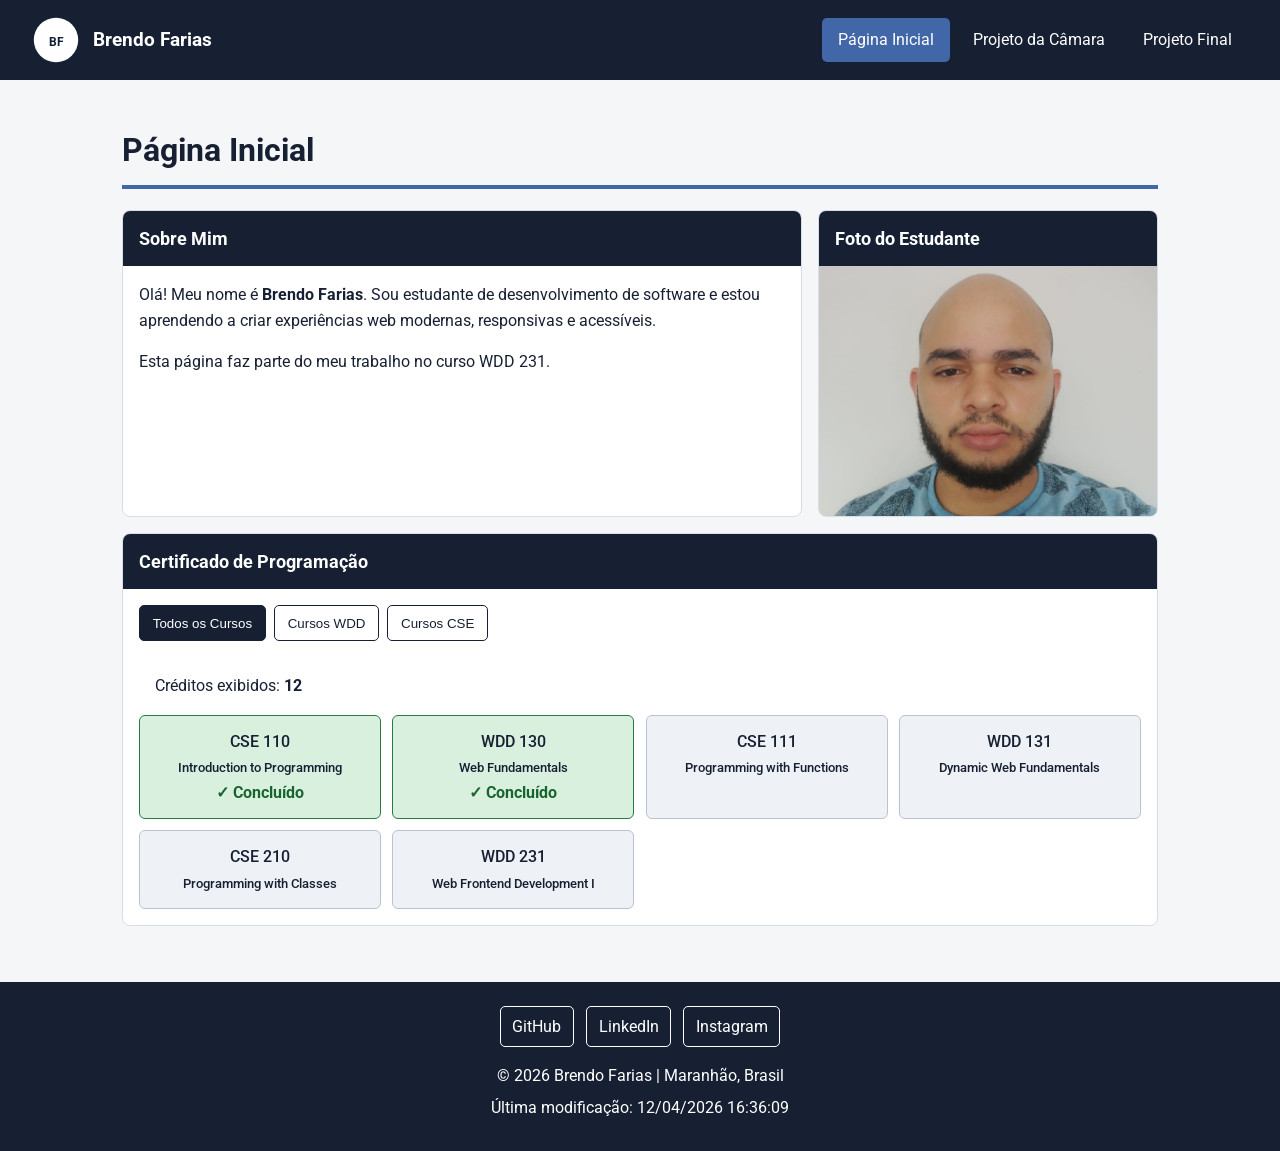
<file: index.html>
<!DOCTYPE html>
<html lang="pt-BR">

<head>

    <meta charset="UTF-8">

    <meta name="viewport" content="width=device-width, initial-scale=1.0">

    <meta name="description"
        content="Página inicial de Brendo Farias para o curso WDD 231.">

    <meta name="author" content="Brendo Farias">

    <!-- Favicon -->
    <link rel="icon" href="favicon.ico">

    <!-- Open Graph / Facebook -->
    <meta property="og:title" content="Brendo Farias | WDD 231">

    <meta property="og:description"
        content="Página inicial de Brendo Farias para o curso WDD 231.">

    <meta property="og:image" content="imagens/perfil.jpg">

    <meta property="og:url" content="https://brendofarias13.github.io/wdd231/">

    <title>Brendo Farias | WDD 231</title>

    <link rel="preconnect" href="https://fonts.googleapis.com">

    <link rel="preconnect" href="https://fonts.gstatic.com" crossorigin>

    <link href="https://fonts.googleapis.com/css2?family=Roboto:wght@400;500;700&display=swap"
        rel="stylesheet">

    <link rel="stylesheet" href="estilos/telas-pequenas.css">

    <link rel="stylesheet" href="estilos/maior.css">

    <script src="scripts/navegacao.js" defer></script>

    <script src="scripts/data.js" defer></script>

    <script src="scripts/cursos.js" defer></script>

</head>

<body>

<header>

    <div class="brand">

        <svg class="logo" viewBox="0 0 80 80" aria-label="Logo BF">

            <circle cx="40" cy="40" r="37"></circle>

            <text x="40" y="50" text-anchor="middle">BF</text>

        </svg>

        <span>Brendo Farias</span>

    </div>

    <button id="menuButton"
        class="menu-button"
        aria-label="Abrir menu"
        aria-expanded="false">

        ☰

    </button>

    <nav id="mainNav">

        <a class="active" href="index.html">Página Inicial</a>

        <a href="#">Projeto da Câmara</a>

        <a href="#">Projeto Final</a>

    </nav>

</header>

<main>

    <h1>Página Inicial</h1>

    <div class="content-grid">

        <section>

            <h2>Sobre Mim</h2>

            <p>
                Olá! Meu nome é <strong>Brendo Farias</strong>.
                Sou estudante de desenvolvimento de software e estou
                aprendendo a criar experiências web modernas,
                responsivas e acessíveis.
            </p>

            <p>
                Esta página faz parte do meu trabalho no curso WDD 231.
            </p>

        </section>

        <section>

            <h2>Foto do Estudante</h2>

            <div class="photo">

                <img src="imagens/perfil.jpg" alt="Foto de Brendo Farias">

            </div>

        </section>

        <section class="certificate">

            <h2>Certificado de Programação</h2>

            <div class="filters">

                <button class="filter active" data-filter="all">
                    Todos os Cursos
                </button>

                <button class="filter" data-filter="WDD">
                    Cursos WDD
                </button>

                <button class="filter" data-filter="CSE">
                    Cursos CSE
                </button>

            </div>

            <p>
                Créditos exibidos:
                <strong id="totalCredits">0</strong>
            </p>

            <div id="courseCards" class="course-grid"></div>

        </section>

    </div>

</main>

<footer>

    <div class="social">

        <a href="https://github.com/brendofarias13/wdd231e"
            target="_blank"
            rel="noopener noreferrer">

            GitHub

        </a>

        <a href="https://www.linkedin.com/in/brendo-farias-3ab075179/"
            target="_blank"
            rel="noopener noreferrer">

            LinkedIn

        </a>

        <a href="https://www.instagram.com/brendo_farias13/"
            target="_blank"
            rel="noopener noreferrer">

            Instagram

        </a>

    </div>

    <p>
        © <span id="anoAtual"></span>
        Brendo Farias | Maranhão, Brasil
    </p>

    <p id="ultimaModificacao"></p>

</footer>

</body>

</html>
</file>
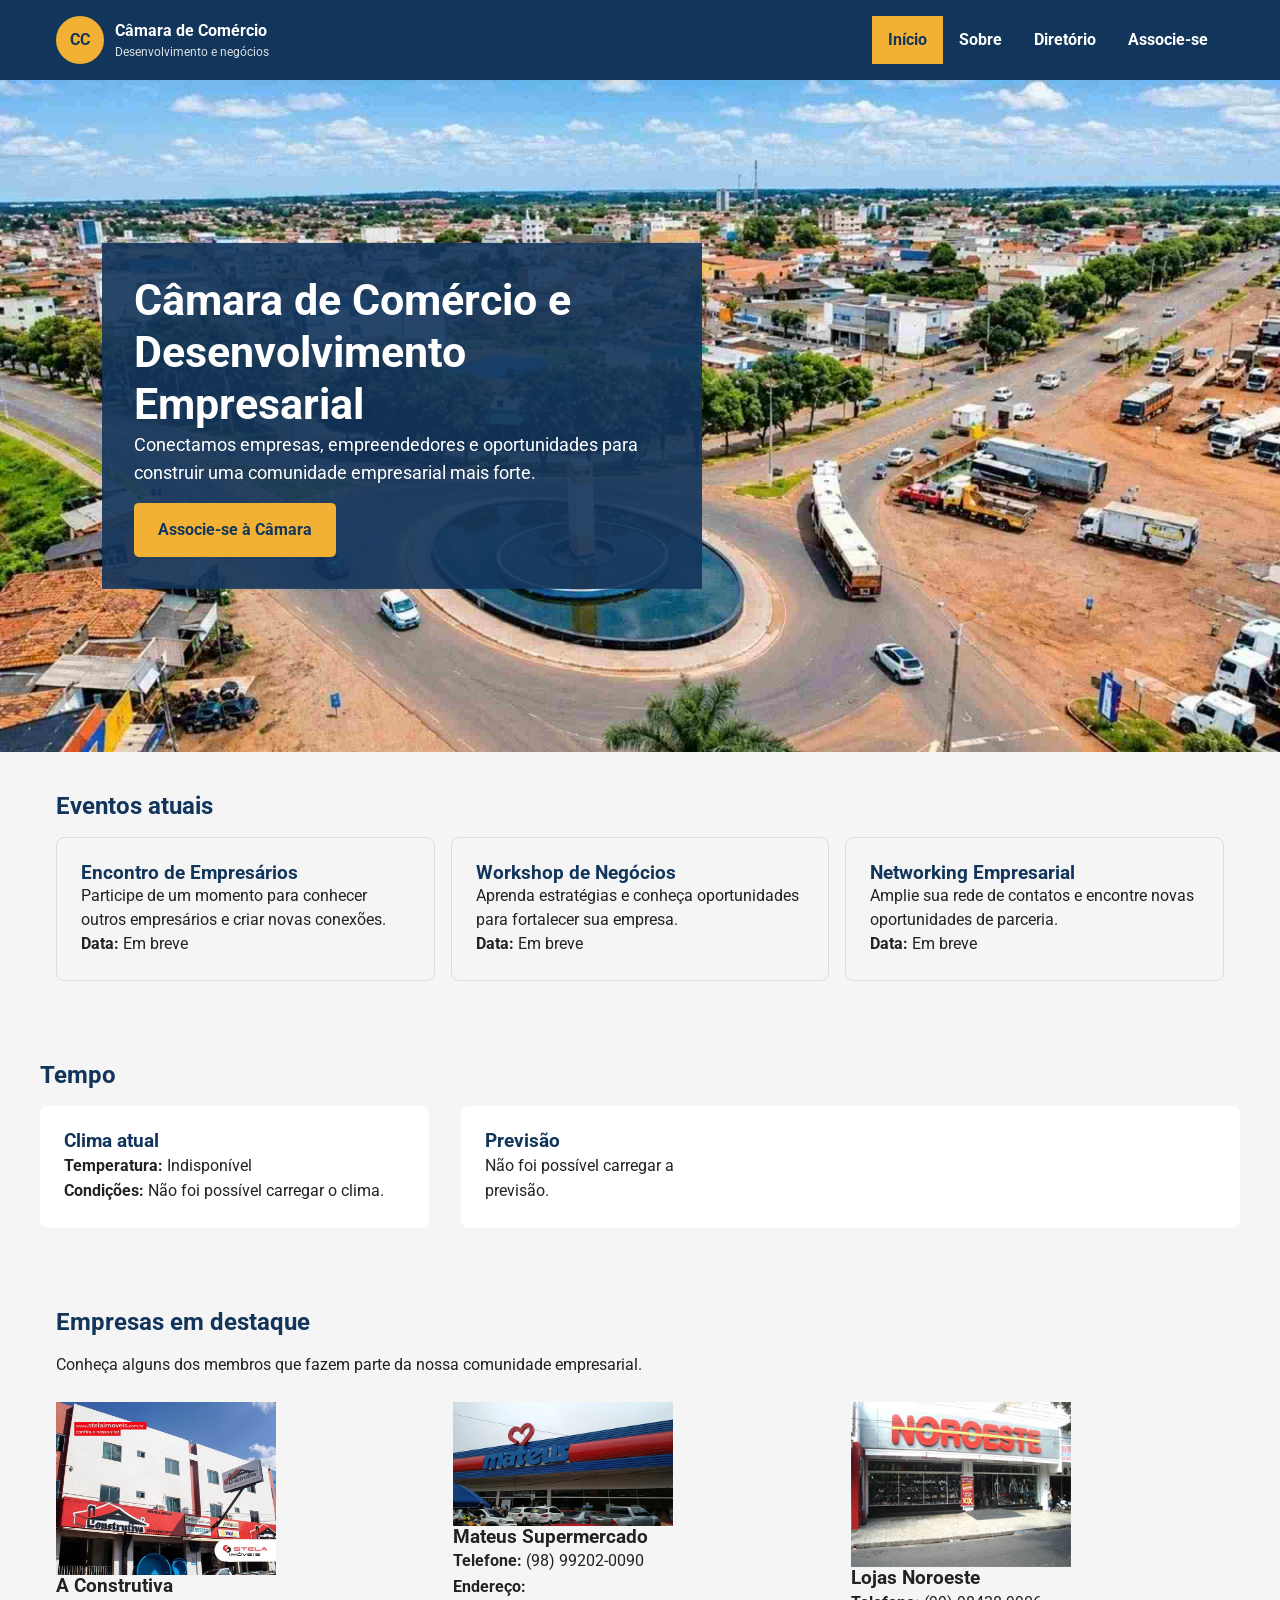
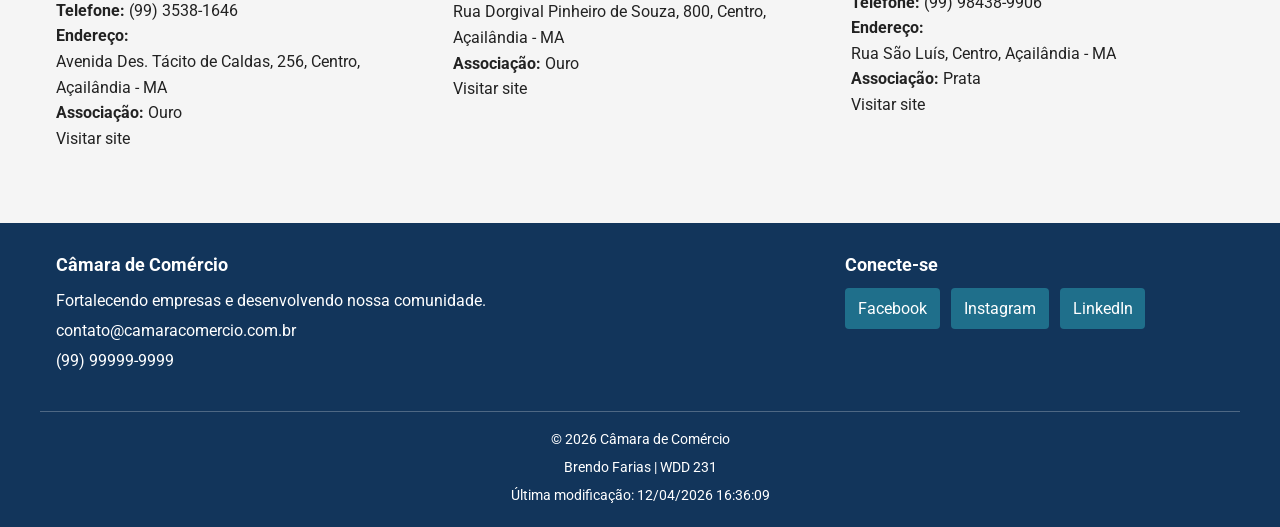
<file: camara/index.html>
<!DOCTYPE html>
<html lang="pt-BR">

<head>
    <meta charset="UTF-8">
    <meta name="viewport" content="width=device-width, initial-scale=1.0">

    <title>Início | Câmara de Comércio</title>

    <meta name="description"
        content="Câmara de Comércio: conectando empresas, fortalecendo negócios e desenvolvendo nossa comunidade.">

    <meta name="author" content="Brendo Farias">

    <!-- Open Graph -->
    <meta property="og:title" content="Câmara de Comércio e Desenvolvimento Empresarial">
    <meta property="og:description"
        content="Conectando empresas, fortalecendo negócios e desenvolvendo nossa comunidade.">
    <meta property="og:type" content="website">
    <meta property="og:image"
        content="https://brendofarias13.github.io/wdd231/camara/imagens/camara-capa.jpg">
    <meta property="og:url"
        content="https://brendofarias13.github.io/wdd231/camara/">

    <!-- Favicon -->
    <link rel="icon" href="imagens/favicon.ico">

    <!-- Google Fonts -->
    <link rel="preconnect" href="https://fonts.googleapis.com">
    <link rel="preconnect" href="https://fonts.gstatic.com" crossorigin>
    <link href="https://fonts.googleapis.com/css2?family=Roboto:wght@400;500;700&display=swap"
        rel="stylesheet">

    <!-- CSS -->
    <link rel="stylesheet" href="estilos/normalize.css">
    <link rel="stylesheet" href="estilos/camara.css">

    <!-- CSS específico da página inicial -->
    <link rel="stylesheet" href="estilos/inicio.css">

    <!-- JavaScript -->
    <script src="scripts/camara.js" defer></script>
</head>

<body>

    <header>
        <div class="cabecalho">

            <a href="index.html" class="logo">
                <span class="logo-simbolo">CC</span>

                <span>
                    <strong>Câmara de Comércio</strong>
                    <small>Desenvolvimento e negócios</small>
                </span>
            </a>

            <button id="menu-button" class="menu-button" aria-label="Abrir menu">
                ☰
            </button>

            <nav id="navigation">
                <a href="index.html" class="ativo">Início</a>
                <a href="sobre.html">Sobre</a>
                <a href="diretorio.html">Diretório</a>
                <a href="associacao.html">Associe-se</a>
            </nav>

        </div>
    </header>

    <main>

        <!-- HERO -->
        <section class="hero">

            <img src="imagens/camara-capa.jpg"
                alt="Câmara de Comércio e desenvolvimento empresarial">

            <div class="hero-conteudo">

                <h1>Câmara de Comércio e Desenvolvimento Empresarial</h1>

                <p>
                    Conectamos empresas, empreendedores e oportunidades
                    para construir uma comunidade empresarial mais forte.
                </p>

                <a href="associacao.html" class="botao-cta">
                    Associe-se à Câmara
                </a>

            </div>

        </section>

        <!-- EVENTOS -->
        <section class="inicio-secao">

            <h2>Eventos atuais</h2>

            <div class="eventos">

                <article class="evento">
                    <h3>Encontro de Empresários</h3>
                    <p>
                        Participe de um momento para conhecer outros
                        empresários e criar novas conexões.
                    </p>
                    <p><strong>Data:</strong> Em breve</p>
                </article>

                <article class="evento">
                    <h3>Workshop de Negócios</h3>
                    <p>
                        Aprenda estratégias e conheça oportunidades para
                        fortalecer sua empresa.
                    </p>
                    <p><strong>Data:</strong> Em breve</p>
                </article>

                <article class="evento">
                    <h3>Networking Empresarial</h3>
                    <p>
                        Amplie sua rede de contatos e encontre novas
                        oportunidades de parceria.
                    </p>
                    <p><strong>Data:</strong> Em breve</p>
                </article>

            </div>

        </section>

        <!-- CLIMA -->
        <section class="inicio-secao clima">

            <h2>Tempo</h2>

            <div class="clima-atual">

                <div>
                    <h3>Clima atual</h3>

                    <p>
                        <strong>Temperatura:</strong>
                        <span id="temperatura">Carregando...</span>
                    </p>

                    <p>
                        <strong>Condições:</strong>
                        <span id="descricao-tempo">Carregando...</span>
                    </p>
                </div>

                <div>
                    <h3>Previsão</h3>

                    <div id="previsao">
                        <p>Carregando previsão...</p>
                    </div>
                </div>

            </div>

        </section>

        <!-- EMPRESAS EM DESTAQUE -->
        <section class="inicio-secao">

            <h2>Empresas em destaque</h2>

            <p>
                Conheça alguns dos membros que fazem parte da nossa
                comunidade empresarial.
            </p>

            <div id="destaques" class="destaques">
                <!-- Os membros serão carregados pelo JavaScript -->
            </div>

        </section>

    </main>

    <footer>

        <div class="rodape-conteudo">

            <div class="rodape-info">

                <h2>Câmara de Comércio</h2>

                <p>
                    Fortalecendo empresas e desenvolvendo nossa comunidade.
                </p>

                <p>
                    contato@camaracomercio.com.br
                </p>

                <p>
                    (99) 99999-9999
                </p>

            </div>

            <div class="rodape-redes">

                <h2>Conecte-se</h2>

                <div class="redes-sociais">

                    <a href="#" aria-label="Facebook">
                        Facebook
                    </a>

                    <a href="#" aria-label="Instagram">
                        Instagram
                    </a>

                    <a href="#" aria-label="LinkedIn">
                        LinkedIn
                    </a>

                </div>

            </div>

        </div>

        <div class="rodape-desenvolvimento">

            <p>
                © <span id="current-year"></span>
                Câmara de Comércio
            </p>

            <p>
                Brendo Farias | WDD 231
            </p>

            <p>
                Última modificação:
                <span id="last-modified"></span>
            </p>

        </div>

    </footer>

</body>

</html>
</file>
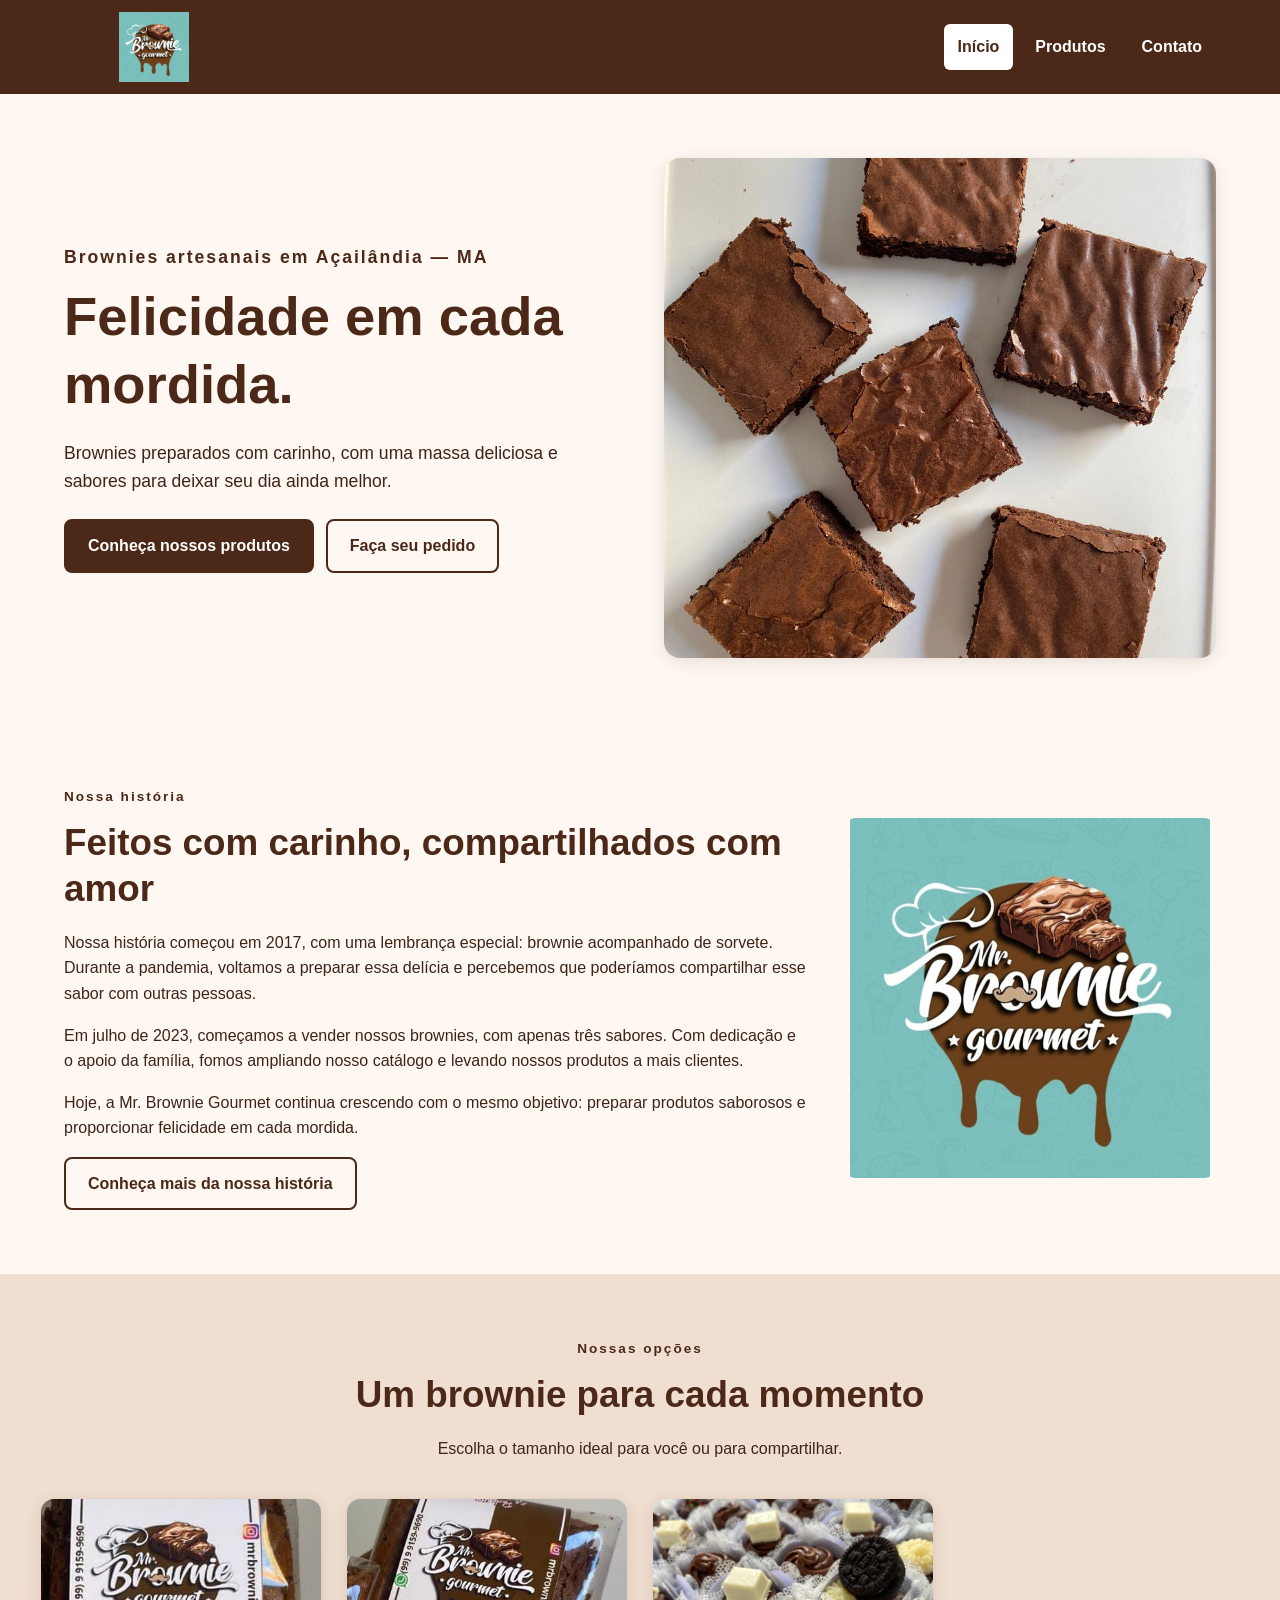
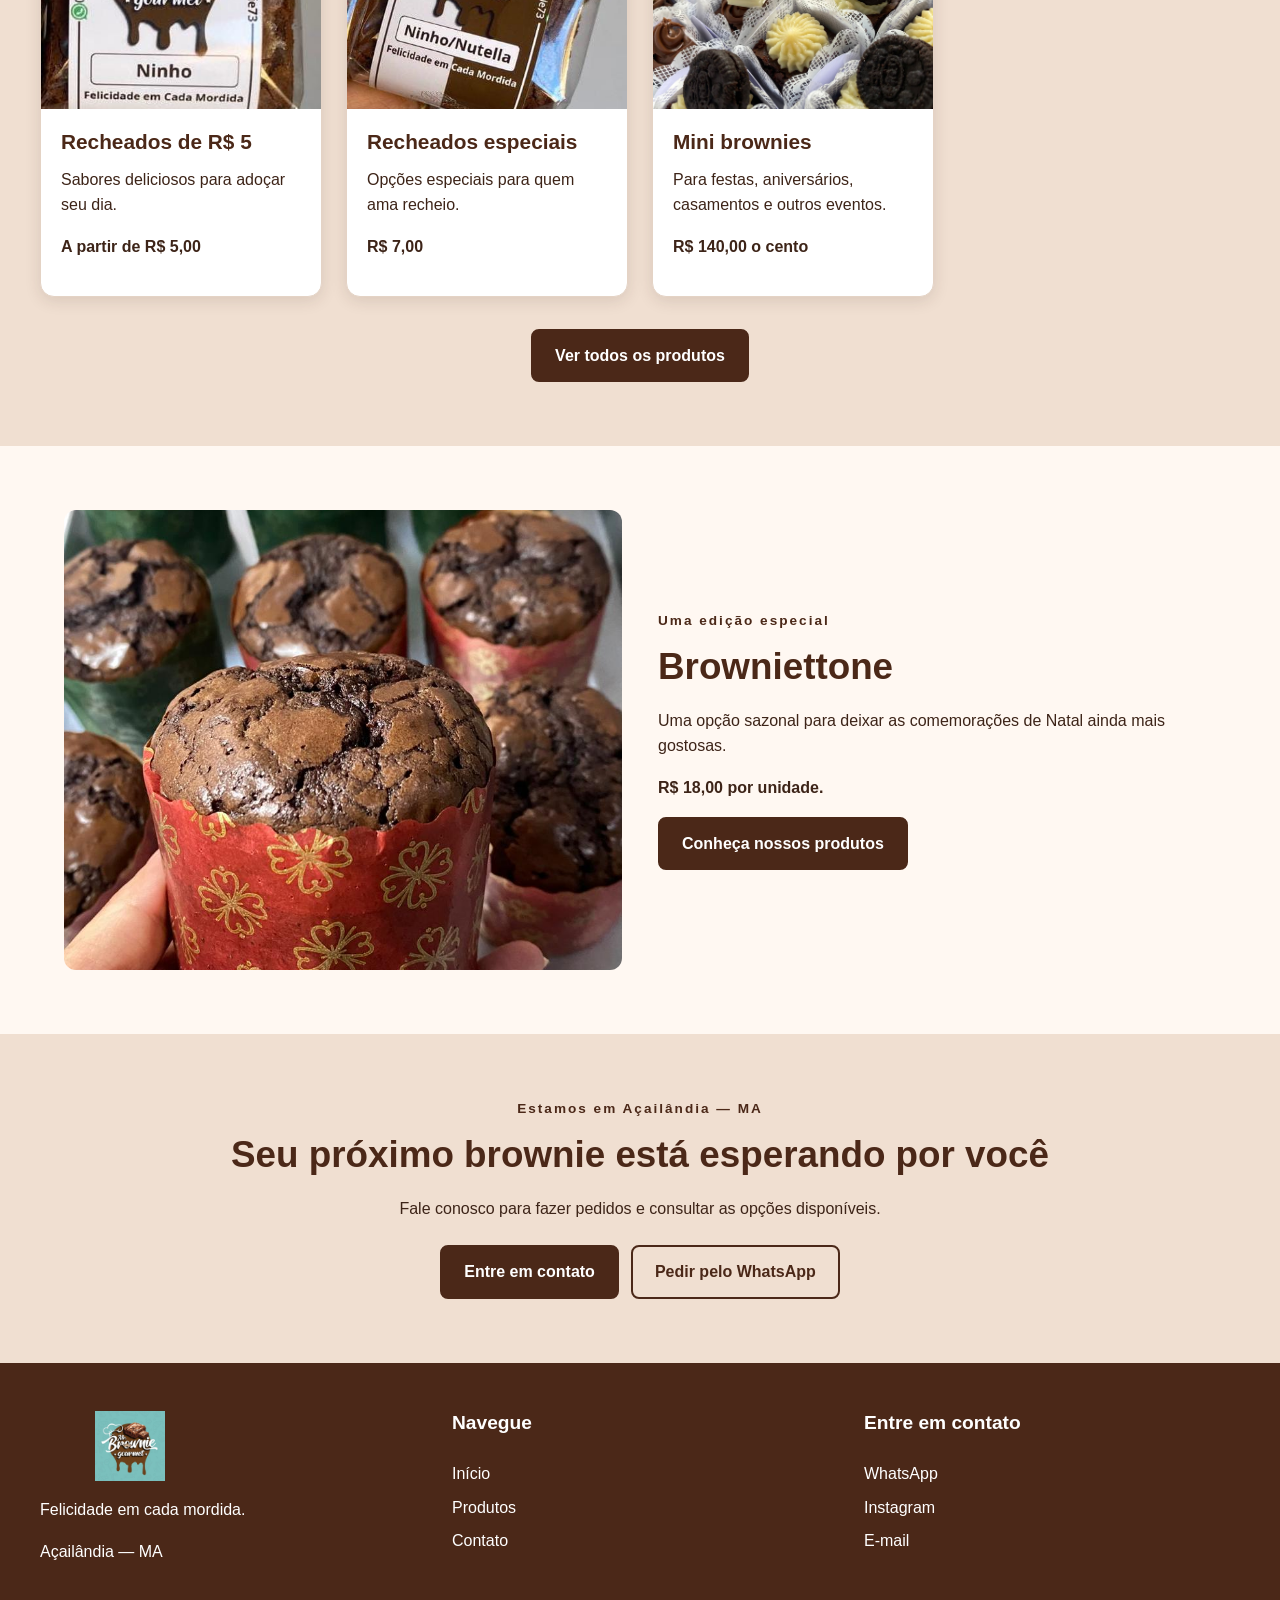
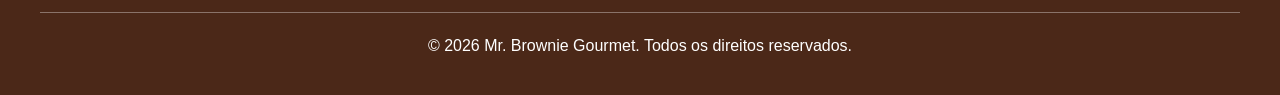
<file: projeto-final/index.html>
<!DOCTYPE html>
<html lang="pt-BR">
<head>
  <meta charset="UTF-8">
  <meta name="viewport" content="width=device-width, initial-scale=1.0">

  <meta name="description" content="Conheça a Mr. Brownie Gourmet em Açailândia-MA. Brownies artesanais recheados, mini brownies para festas e Browniettone.">
  <meta name="author" content="Brendo Farias">
  <meta name="theme-color" content="#5A3418">

  <meta property="og:type" content="website">
  <meta property="og:title" content="Mr. Brownie Gourmet | Felicidade em cada mordida">
  <meta property="og:description" content="Brownies artesanais preparados com carinho em Açailândia, Maranhão.">
  <meta property="og:image" content="imagens/capabrownies.jpeg">

  <title>Mr. Brownie Gourmet | Brownies Artesanais</title>

  <link rel="icon" href="imagens/logo.jpeg" type="image/jpeg">
  <link rel="stylesheet" href="estilos/estilos.css">

  <script type="module" src="scripts/principal.js"></script>
  <script type="module" src="scripts/modal.js"></script>
</head>

<body>
  <a class="skip-link" href="#conteudo">Pular para o conteúdo</a>

  <header class="site-header">
    <div class="header-container">
      <a class="logo-link" href="index.html" aria-label="Mr. Brownie Gourmet - Página inicial">
        <img src="imagens/logo.jpeg" alt="Logo Mr. Brownie Gourmet" width="180" height="70">
      </a>

      <button
        id="menu-button"
        class="menu-button"
        type="button"
        aria-label="Abrir menu"
        aria-expanded="false"
        aria-controls="main-navigation"
      >☰</button>

      <nav id="main-navigation" class="main-navigation" aria-label="Navegação principal">
        <a href="index.html" class="active" aria-current="page">Início</a>
        <a href="sabores.html">Produtos</a>
        <a href="contato.html">Contato</a>
      </nav>
    </div>
  </header>

  <main id="conteudo">

    <!-- APRESENTAÇÃO PRINCIPAL -->
    <section class="hero">
      <div class="container hero-layout">
        <div class="hero-content">
          <p class="eyebrow">Brownies artesanais em Açailândia — MA</p>

          <h1>Felicidade em cada mordida.</h1>

          <p>
            Brownies preparados com carinho, com uma massa deliciosa
            e sabores para deixar seu dia ainda melhor.
          </p>

          <div class="hero-actions">
            <a class="button button-primary" href="sabores.html">
              Conheça nossos produtos
            </a>

            <a
              class="button button-secondary"
              href="https://wa.me/5599991599690"
              target="_blank"
              rel="noopener noreferrer"
            >
              Faça seu pedido
            </a>
          </div>
        </div>

        <div class="hero-image">
          <img
            src="imagens/capabrownies.jpeg"
            alt="Brownies artesanais da Mr. Brownie Gourmet"
            width="800"
            height="500"
            fetchpriority="high"
          >
        </div>
      </div>
    </section>

    <!-- NOSSA HISTÓRIA -->
    <section class="section container" aria-labelledby="historia-titulo">
      <div class="story-layout">
        <div class="story-content">
          <p class="eyebrow">Nossa história</p>

          <h2 id="historia-titulo">
            Feitos com carinho, compartilhados com amor
          </h2>

          <p>
            Nossa história começou em 2017, com uma lembrança especial:
            brownie acompanhado de sorvete. Durante a pandemia, voltamos
            a preparar essa delícia e percebemos que poderíamos compartilhar
            esse sabor com outras pessoas.
          </p>

          <p>
            Em julho de 2023, começamos a vender nossos brownies, com apenas
            três sabores. Com dedicação e o apoio da família, fomos ampliando
            nosso catálogo e levando nossos produtos a mais clientes.
          </p>

          <p>
            Hoje, a Mr. Brownie Gourmet continua crescendo com o mesmo objetivo:
            preparar produtos saborosos e proporcionar felicidade em cada mordida.
          </p>

          <button
            class="button button-secondary"
            id="abrir-historia"
            type="button"
            data-modal-open="historia-modal"
          >
            Conheça mais da nossa história
          </button>
        </div>

        <div class="story-image">
          <img
            src="imagens/logo.jpeg"
            alt="Identidade visual da Mr. Brownie Gourmet"
            width="400"
            height="300"
            loading="lazy"
          >
        </div>
      </div>
    </section>

    <!-- JANELA COM A HISTÓRIA COMPLETA -->
    <dialog id="historia-modal" data-modal aria-labelledby="modal-titulo">
      <div class="modal-content">
        <button
          class="modal-close"
          type="button"
          data-modal-close
          aria-label="Fechar janela"
        >✕</button>

        <p class="eyebrow">Nossa trajetória</p>

        <h2 id="modal-titulo">
          Uma história feita de brownie e dedicação
        </h2>

        <p>
          A Mr. Brownie Gourmet nasceu de uma lembrança afetiva e cresceu
          com o desejo de transformar uma receita especial em um produto
          para compartilhar com outras pessoas.
        </p>

        <p>
          Começamos com três sabores e, aos poucos, ampliamos as opções,
          atendendo encomendas e levando nossos brownies a diferentes pontos
          de venda em Açailândia, Maranhão.
        </p>

        <p>
          Obrigado por fazer parte da nossa história!
        </p>

        <button class="button button-primary" type="button" data-modal-close>
          Fechar
        </button>
      </div>
    </dialog>

    <!-- PRODUTOS EM DESTAQUE -->
    <section class="section section-highlight" aria-labelledby="produtos-titulo">
      <div class="container">
        <div class="section-heading">
          <p class="eyebrow">Nossas opções</p>

          <h2 id="produtos-titulo">Um brownie para cada momento</h2>

          <p>Escolha o tamanho ideal para você ou para compartilhar.</p>
        </div>

        <div class="product-overview-grid">

          <!-- BROWNIES RECHEADOS -->
          <article class="product-overview-card">
            <img
              src="imagens/ninho.jpeg"
              alt="Brownie recheado com Ninho"
              width="400"
              height="300"
              loading="lazy"
            >

            <div class="card-content">
              <h3>Recheados de R$ 5</h3>

              <p>Sabores deliciosos para adoçar seu dia.</p>

              <p><strong>A partir de R$ 5,00</strong></p>
            </div>
          </article>

          <!-- BROWNIES RECHEADOS ESPECIAIS -->
          <article class="product-overview-card">
            <img
              src="imagens/ninhocomnutella.jpeg"
              alt="Brownie recheado com Ninho e Nutella"
              width="400"
              height="300"
              loading="lazy"
            >

            <div class="card-content">
              <h3>Recheados especiais</h3>

              <p>Opções especiais para quem ama recheio.</p>

              <p><strong>R$ 7,00</strong></p>
            </div>
          </article>

          <!-- MINI BROWNIES -->
          <article class="product-overview-card">
            <img
              src="imagens/minibrownie.jpeg"
              alt="Mini brownies para comemorações"
              width="400"
              height="300"
              loading="lazy"
            >

            <div class="card-content">
              <h3>Mini brownies</h3>

              <p>Para festas, aniversários, casamentos e outros eventos.</p>

              <p><strong>R$ 140,00 o cento</strong></p>
            </div>
          </article>

        </div>

        <div class="section-action">
          <a class="button button-primary" href="sabores.html">
            Ver todos os produtos
          </a>
        </div>
      </div>
    </section>

    <!-- BROWN IETTONE -->
    <section class="section container">
      <div class="feature-layout">
        <div class="feature-image">
          <img
            src="imagens/browniettone.jpeg"
            alt="Browniettone especial de Natal"
            width="600"
            height="450"
            loading="lazy"
          >
        </div>

        <div class="feature-content">
          <p class="eyebrow">Uma edição especial</p>

          <h2>Browniettone</h2>

          <p>
            Uma opção sazonal para deixar as comemorações de Natal ainda
            mais gostosas.
          </p>

          <p><strong>R$ 18,00 por unidade.</strong></p>

          <a class="button button-primary" href="sabores.html">
            Conheça nossos produtos
          </a>
        </div>
      </div>
    </section>

    <!-- CHAMADA PARA CONTATO -->
    <section class="section section-highlight">
      <div class="container cta-content">
        <p class="eyebrow">Estamos em Açailândia — MA</p>

        <h2>Seu próximo brownie está esperando por você</h2>

        <p>
          Fale conosco para fazer pedidos e consultar as opções disponíveis.
        </p>

        <div class="hero-actions">
          <a class="button button-primary" href="contato.html">
            Entre em contato
          </a>

          <a
            class="button button-secondary"
            href="https://wa.me/5599991599690"
            target="_blank"
            rel="noopener noreferrer"
          >
            Pedir pelo WhatsApp
          </a>
        </div>
      </div>
    </section>

  </main>

  <!-- RODAPÉ -->
  <footer class="site-footer">
    <div class="container footer-content">

      <div class="footer-brand">
        <img
          src="imagens/logo.jpeg"
          alt="Mr. Brownie Gourmet"
          width="150"
          height="60"
          loading="lazy"
        >

        <p>Felicidade em cada mordida.</p>

        <p>Açailândia — MA</p>
      </div>

      <div class="footer-links">
        <h2>Navegue</h2>

        <a href="index.html" aria-current="page">Início</a>
        <a href="sabores.html">Produtos</a>
        <a href="contato.html">Contato</a>
      </div>

      <div class="footer-contact">
        <h2>Entre em contato</h2>

        <a
          href="https://wa.me/5599991599690"
          target="_blank"
          rel="noopener noreferrer"
        >
          WhatsApp
        </a>

        <a
          href="https://instagram.com/mrbrownie74"
          target="_blank"
          rel="noopener noreferrer"
        >
          Instagram
        </a>

        <a href="mailto:mr.brownie2307@gmail.com">E-mail</a>
      </div>

    </div>

    <div class="footer-bottom">
      <p>
        &copy; <span id="current-year"></span> Mr. Brownie Gourmet.
        Todos os direitos reservados.
      </p>
    </div>
  </footer>

</body>
</html>
</file>
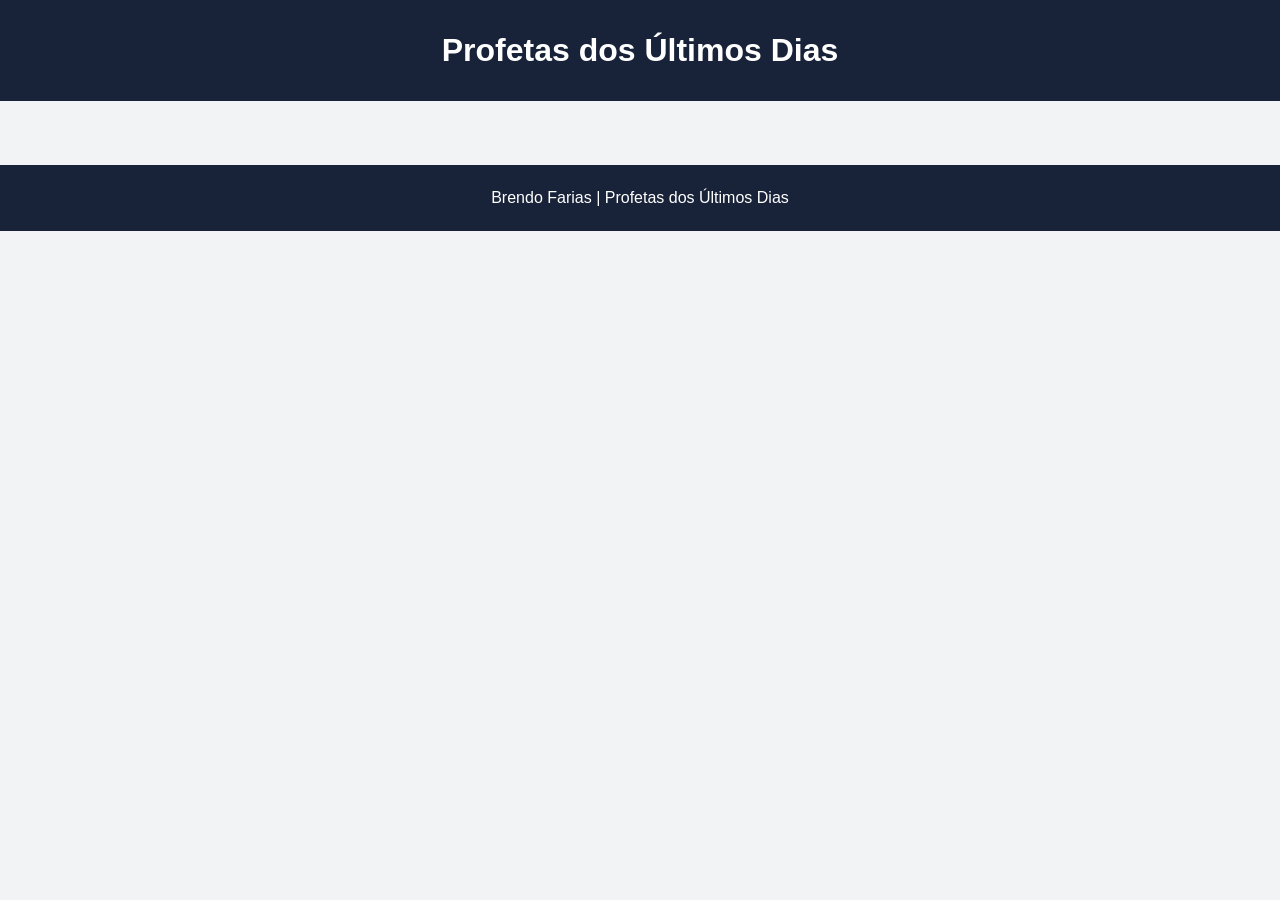
<file: profetas.html>
<!DOCTYPE html>
<html lang="pt-BR">
<head>
    <meta charset="UTF-8">
    <meta name="viewport" content="width=device-width, initial-scale=1.0">

    <meta name="description" content="Profetas dos Últimos Dias - WDD 231">
    <meta name="author" content="Brendo Farias">

    <link rel="icon" href="favicon.ico">
    <link rel="stylesheet" href="estilos/profetas.css">

    <script src="scripts/profetas.js" defer></script>

    <title>Profetas dos Últimos Dias | WDD 231</title>
</head>

<body>

    <header>
        <h1>Profetas dos Últimos Dias</h1>
    </header>

    <main>
        <div id="cartoes"></div>
    </main>

    <footer>
        Brendo Farias | Profetas dos Últimos Dias
    </footer>

</body>
</html>
</file>
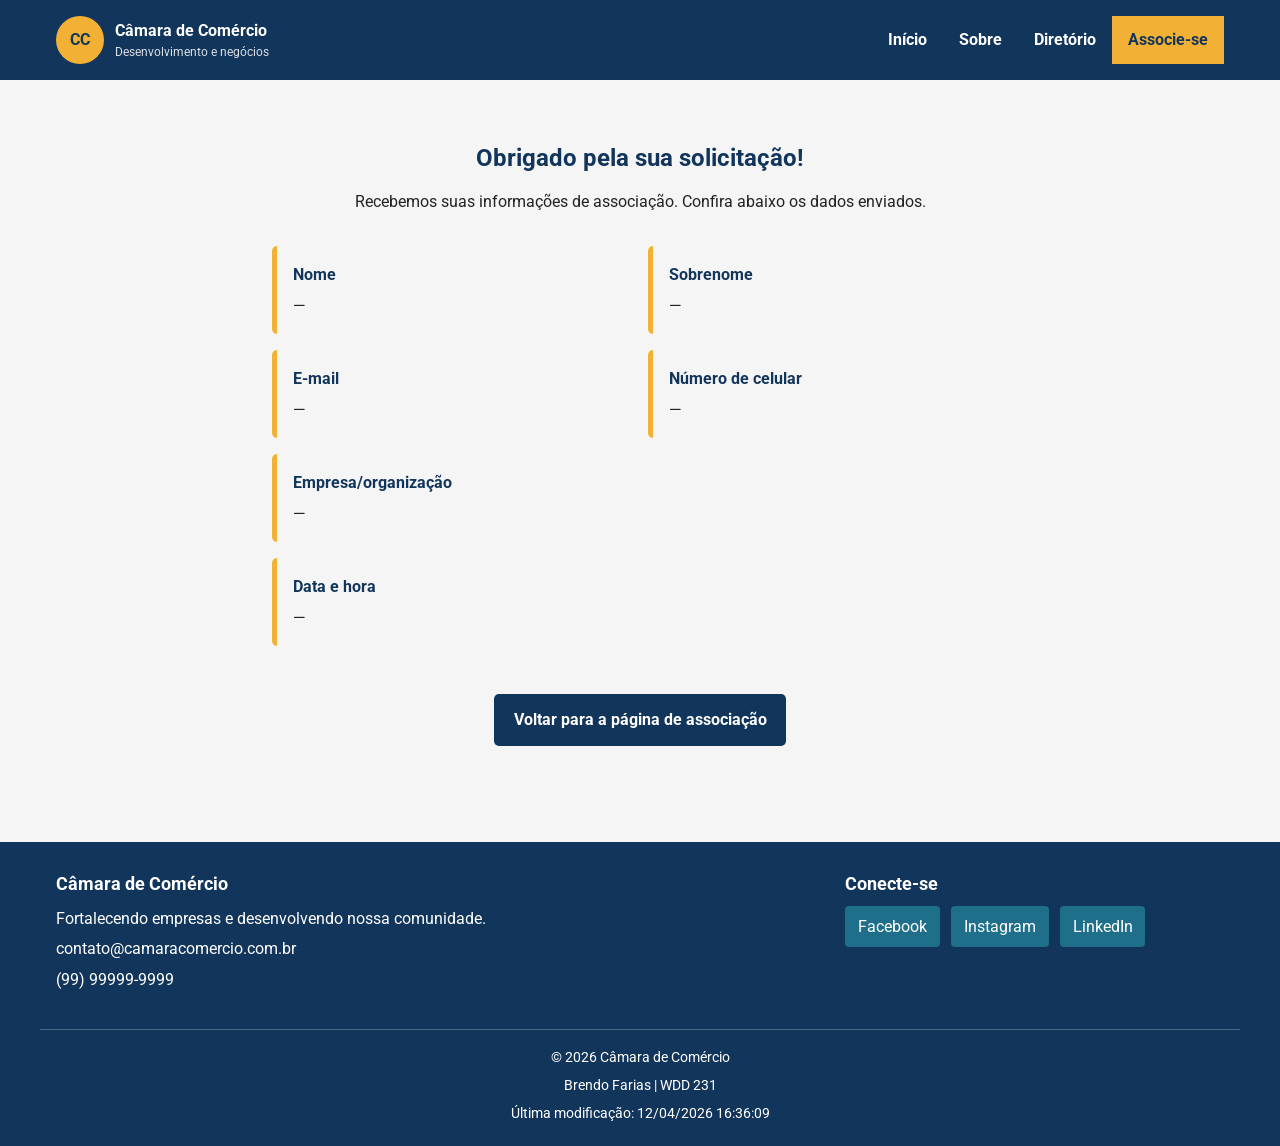
<file: camara/agradecimento.html>
<!DOCTYPE html>
<html lang="pt-BR">

<head>
    <meta charset="UTF-8">
    <meta name="viewport" content="width=device-width, initial-scale=1.0">

    <title>Obrigado | Câmara de Comércio</title>

    <meta name="description"
        content="Confirmação do preenchimento do formulário de associação à Câmara de Comércio.">
    <meta name="author" content="Brendo Farias">

    <!-- Open Graph -->
    <meta property="og:title" content="Obrigado | Câmara de Comércio">
    <meta property="og:description"
        content="Obrigado por solicitar sua associação à Câmara de Comércio.">
    <meta property="og:type" content="website">
    <meta property="og:image"
        content="https://brendofarias13.github.io/wdd231/camara/imagens/camara-capa.jpg">
    <meta property="og:url"
        content="https://brendofarias13.github.io/wdd231/camara/agradecimento.html">

    <!-- Favicon -->
    <link rel="icon" href="imagens/favicon.ico">

    <!-- Google Fonts -->
    <link rel="preconnect" href="https://fonts.googleapis.com">
    <link rel="preconnect" href="https://fonts.gstatic.com" crossorigin>

    <link
        href="https://fonts.googleapis.com/css2?family=Roboto:wght@400;500;700&display=swap"
        rel="stylesheet">

    <!-- CSS -->
    <link rel="stylesheet" href="estilos/normalize.css">
    <link rel="stylesheet" href="estilos/camara.css">
    <link rel="stylesheet" href="estilos/agradecimento.css">

    <!-- JavaScript -->
    <script src="scripts/camara.js" defer></script>
    <script src="scripts/agradecimento.js" defer></script>
</head>

<body>

    <!-- CABEÇALHO -->
    <header>

        <div class="cabecalho">

            <a href="index.html" class="logo">

                <span class="logo-simbolo">CC</span>

                <span>
                    <strong>Câmara de Comércio</strong>
                    <small>Desenvolvimento e negócios</small>
                </span>

            </a>

            <button
                id="menu-button"
                class="menu-button"
                aria-label="Abrir menu">
                ☰
            </button>

            <nav id="navigation">

                <a href="index.html">Início</a>
                <a href="sobre.html">Sobre</a>
                <a href="diretorio.html">Diretório</a>
                <a href="associacao.html" class="ativo">Associe-se</a>

            </nav>

        </div>

    </header>


    <!-- CONTEÚDO PRINCIPAL -->
    <main>

        <section class="agradecimento">

            <h1>Obrigado pela sua solicitação!</h1>

            <p class="mensagem-agradecimento">
                Recebemos suas informações de associação.
                Confira abaixo os dados enviados.
            </p>


            <!-- DADOS DO FORMULÁRIO -->
            <div class="dados-formulario">

                <div class="dado">

                    <span class="rotulo">
                        Nome
                    </span>

                    <span id="resultado-nome">
                        —
                    </span>

                </div>


                <div class="dado">

                    <span class="rotulo">
                        Sobrenome
                    </span>

                    <span id="resultado-sobrenome">
                        —
                    </span>

                </div>


                <div class="dado">

                    <span class="rotulo">
                        E-mail
                    </span>

                    <span id="resultado-email">
                        —
                    </span>

                </div>


                <div class="dado">

                    <span class="rotulo">
                        Número de celular
                    </span>

                    <span id="resultado-telefone">
                        —
                    </span>

                </div>


                <div class="dado">

                    <span class="rotulo">
                        Empresa/organização
                    </span>

                    <span id="resultado-organizacao">
                        —
                    </span>

                </div>


                <div class="dado">

                    <span class="rotulo">
                        Data e hora
                    </span>

                    <span id="resultado-timestamp">
                        —
                    </span>

                </div>

            </div>


            <a href="associacao.html" class="voltar-associacao">
                Voltar para a página de associação
            </a>

        </section>

    </main>


    <!-- RODAPÉ -->
    <footer>

        <div class="rodape-conteudo">

            <div class="rodape-info">

                <h2>Câmara de Comércio</h2>

                <p>
                    Fortalecendo empresas e desenvolvendo nossa comunidade.
                </p>

                <p>
                    contato@camaracomercio.com.br
                </p>

                <p>
                    (99) 99999-9999
                </p>

            </div>


            <div class="rodape-redes">

                <h2>Conecte-se</h2>

                <div class="redes-sociais">

                    <a href="#" aria-label="Facebook">
                        Facebook
                    </a>

                    <a href="#" aria-label="Instagram">
                        Instagram
                    </a>

                    <a href="#" aria-label="LinkedIn">
                        LinkedIn
                    </a>

                </div>

            </div>

        </div>


        <div class="rodape-desenvolvimento">

            <p>
                ©
                <span id="current-year"></span>
                Câmara de Comércio
            </p>

            <p>
                Brendo Farias | WDD 231
            </p>

            <p>
                Última modificação:
                <span id="last-modified"></span>
            </p>

        </div>

    </footer>

</body>

</html>
</file>
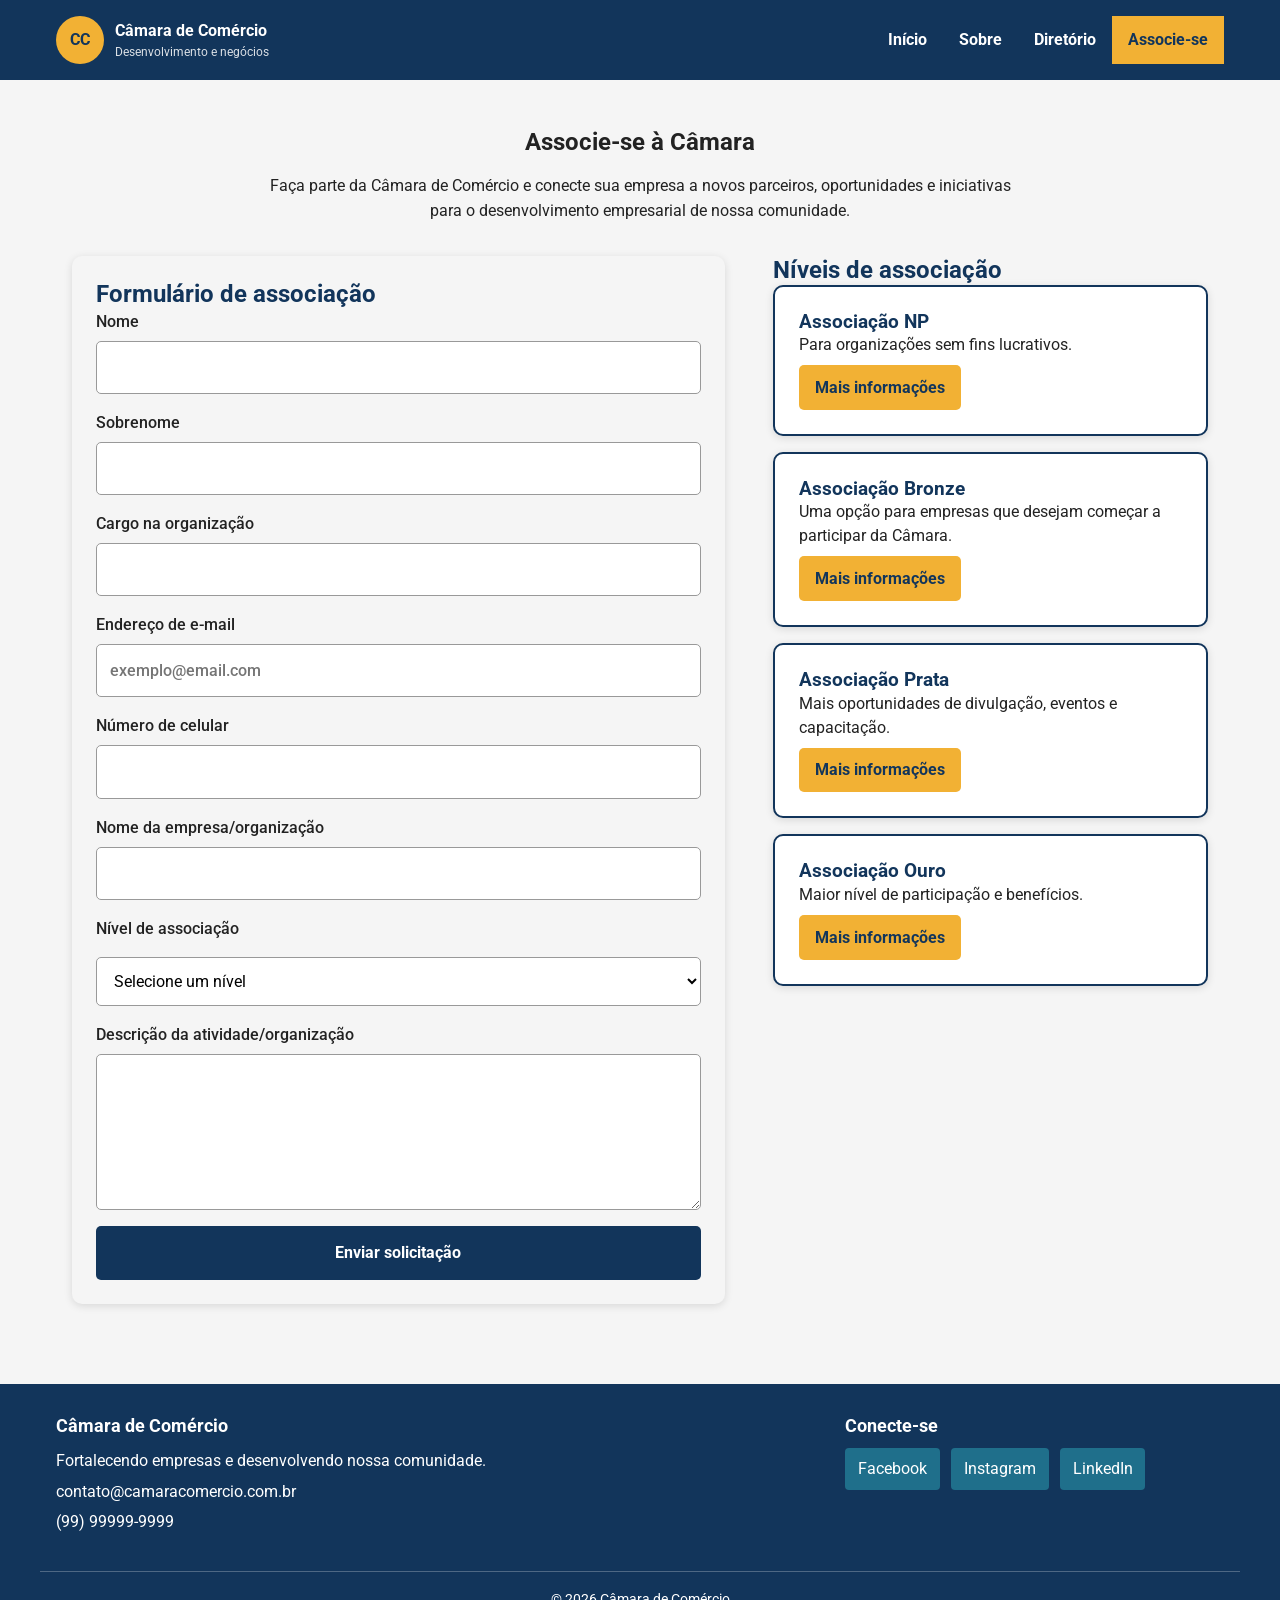
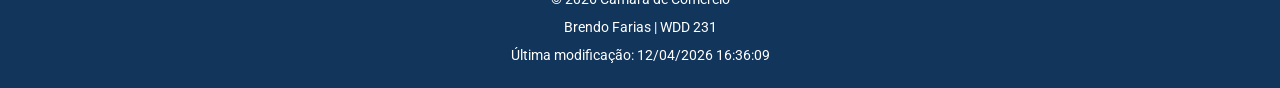
<file: camara/associacao.html>
<!DOCTYPE html>
<html lang="pt-BR">

<head>
    <meta charset="UTF-8">
    <meta name="viewport" content="width=device-width, initial-scale=1.0">

    <title>Associe-se | Câmara de Comércio</title>

    <meta name="description"
        content="Associe sua empresa à Câmara de Comércio e fortaleça seus negócios por meio de conexões e oportunidades.">

    <meta name="author" content="Brendo Farias">

    <!-- Open Graph -->
    <meta property="og:title" content="Associe-se | Câmara de Comércio">

    <meta property="og:description"
        content="Associe sua empresa à Câmara de Comércio e faça parte da nossa comunidade empresarial.">

    <meta property="og:type" content="website">

    <meta property="og:image"
        content="https://brendofarias13.github.io/wdd231/camara/imagens/camara-capa.jpg">

    <meta property="og:url"
        content="https://brendofarias13.github.io/wdd231/camara/associacao.html">

    <!-- Favicon -->
    <link rel="icon" href="imagens/favicon.ico">

    <!-- Google Fonts -->
    <link rel="preconnect" href="https://fonts.googleapis.com">
    <link rel="preconnect" href="https://fonts.gstatic.com" crossorigin>

    <link
        href="https://fonts.googleapis.com/css2?family=Roboto:wght@400;500;700&display=swap"
        rel="stylesheet">

    <!-- CSS -->
    <link rel="stylesheet" href="estilos/normalize.css">
    <link rel="stylesheet" href="estilos/camara.css">
    <link rel="stylesheet" href="estilos/associacao.css">

    <!-- JavaScript -->
    <script src="scripts/camara.js" defer></script>
    <script src="scripts/associacao.js" defer></script>
</head>

<body>

    <!-- CABEÇALHO -->
    <header>
        <div class="cabecalho">

            <a href="index.html" class="logo">
                <span class="logo-simbolo">CC</span>

                <span>
                    <strong>Câmara de Comércio</strong>
                    <small>Desenvolvimento e negócios</small>
                </span>
            </a>

            <button
                id="menu-button"
                class="menu-button"
                aria-label="Abrir menu">
                ☰
            </button>

            <nav id="navigation">
                <a href="index.html">Início</a>
                <a href="sobre.html">Sobre</a>
                <a href="diretorio.html">Diretório</a>
                <a href="associacao.html" class="ativo">Associe-se</a>
            </nav>

        </div>
    </header>


    <!-- CONTEÚDO PRINCIPAL -->
    <main>

        <div class="associacao">

            <!-- INTRODUÇÃO -->
            <section class="associacao-introducao">

                <h1>Associe-se à Câmara</h1>

                <p>
                    Faça parte da Câmara de Comércio e conecte sua empresa
                    a novos parceiros, oportunidades e iniciativas para o
                    desenvolvimento empresarial de nossa comunidade.
                </p>

            </section>


            <div class="associacao-conteudo">

                <!-- FORMULÁRIO -->
                <section class="associacao-formulario">

                    <h2>Formulário de associação</h2>

                    <form method="get" action="agradecimento.html">

                        <!-- NOME -->
                        <label for="nome">
                            Nome

                            <input
                                type="text"
                                id="nome"
                                name="nome"
                                title="Digite seu nome"
                                autocomplete="given-name"
                                required>
                        </label>


                        <!-- SOBRENOME -->
                        <label for="sobrenome">
                            Sobrenome

                            <input
                                type="text"
                                id="sobrenome"
                                name="sobrenome"
                                title="Digite seu sobrenome"
                                autocomplete="family-name"
                                required>
                        </label>


                        <!-- CARGO -->
                        <label for="cargo">
                            Cargo na organização

                            <input
                                type="text"
                                id="cargo"
                                name="cargo"
                                title="Digite seu cargo na organização. Use pelo menos 7 caracteres, contendo apenas letras, espaços e hifens."
                                autocomplete="organization-title"
                                pattern="[A-Za-zÀ-ÖØ-öø-ÿ\s-]{7,}"
                                required>
                        </label>


                        <!-- E-MAIL -->
                        <label for="email">
                            Endereço de e-mail

                            <input
                                type="email"
                                id="email"
                                name="email"
                                title="Digite seu endereço de e-mail"
                                autocomplete="email"
                                placeholder="exemplo@email.com"
                                required>
                        </label>


                        <!-- TELEFONE -->
                        <label for="telefone">
                            Número de celular

                            <input
                                type="tel"
                                id="telefone"
                                name="telefone"
                                title="Digite seu número de celular"
                                autocomplete="tel"
                                required>
                        </label>


                        <!-- ORGANIZAÇÃO -->
                        <label for="organizacao">
                            Nome da empresa/organização

                            <input
                                type="text"
                                id="organizacao"
                                name="organizacao"
                                title="Digite o nome da empresa ou organização"
                                autocomplete="organization"
                                required>
                        </label>


                        <!-- NÍVEL DE ASSOCIAÇÃO -->
                        <label for="membership">Nível de associação</label>

                        <select id="membership" name="membership" required>
                            <option value="" selected disabled>Selecione um nível</option>
                            <option value="np">NP Membership</option>
                            <option value="bronze">Bronze Membership</option>
                            <option value="silver">Silver Membership</option>
                            <option value="gold">Gold Membership</option>
                        </select>


                        <!-- DESCRIÇÃO -->
                        <label for="descricao">
                            Descrição da atividade/organização

                            <textarea
                                id="descricao"
                                name="descricao"
                                title="Descreva a atividade da empresa ou organização"
                                rows="5"></textarea>
                        </label>


                        <!-- DATA E HORA OCULTA -->
                        <input
                            type="hidden"
                            id="timestamp"
                            name="timestamp">


                        <!-- BOTÃO -->
                        <button type="submit">
                            Enviar solicitação
                        </button>

                    </form>

                </section>


                <!-- CARTÕES DOS NÍVEIS -->
                <section class="associacao-niveis">

                    <h2>Níveis de associação</h2>

                    <div class="cards-associacao">

                        <!-- NP -->
                        <article class="card-associacao card-np">

                            <h3>Associação NP</h3>

                            <p>
                                Para organizações sem fins lucrativos.
                            </p>

                            <a
                                href="#modal-np"
                                class="abrir-modal"
                                data-modal="modal-np">
                                Mais informações
                            </a>

                        </article>


                        <!-- BRONZE -->
                        <article class="card-associacao card-bronze">

                            <h3>Associação Bronze</h3>

                            <p>
                                Uma opção para empresas que desejam
                                começar a participar da Câmara.
                            </p>

                            <a
                                href="#modal-bronze"
                                class="abrir-modal"
                                data-modal="modal-bronze">
                                Mais informações
                            </a>

                        </article>


                        <!-- PRATA -->
                        <article class="card-associacao card-prata">

                            <h3>Associação Prata</h3>

                            <p>
                                Mais oportunidades de divulgação,
                                eventos e capacitação.
                            </p>

                            <a
                                href="#modal-prata"
                                class="abrir-modal"
                                data-modal="modal-prata">
                                Mais informações
                            </a>

                        </article>


                        <!-- OURO -->
                        <article class="card-associacao card-ouro">

                            <h3>Associação Ouro</h3>

                            <p>
                                Maior nível de participação e benefícios.
                            </p>

                            <a
                                href="#modal-ouro"
                                class="abrir-modal"
                                data-modal="modal-ouro">
                                Mais informações
                            </a>

                        </article>

                    </div>

                </section>

            </div>

        </div>

    </main>


    <!-- MODAL NP -->
    <dialog id="modal-np">

        <h2>Associação NP</h2>

        <p>
            A Associação NP é destinada a organizações sem fins lucrativos
            e não possui taxa de associação.
        </p>

        <ul>
            <li>Participação em eventos da Câmara.</li>
            <li>Acesso a oportunidades de networking.</li>
            <li>Participação em iniciativas comunitárias.</li>
        </ul>

        <button class="fechar-modal">
            Fechar
        </button>

    </dialog>


    <!-- MODAL BRONZE -->
    <dialog id="modal-bronze">

        <h2>Associação Bronze</h2>

        <p>
            O nível Bronze oferece benefícios básicos para empresas
            que desejam participar da comunidade empresarial.
        </p>

        <ul>
            <li>Participação em eventos empresariais.</li>
            <li>Acesso a oportunidades de networking.</li>
            <li>Divulgação no diretório da Câmara.</li>
            <li>Descontos em determinados eventos.</li>
        </ul>

        <button class="fechar-modal">
            Fechar
        </button>

    </dialog>


    <!-- MODAL PRATA -->
    <dialog id="modal-prata">

        <h2>Associação Prata</h2>

        <p>
            O nível Prata oferece benefícios adicionais de divulgação,
            capacitação e participação em eventos.
        </p>

        <ul>
            <li>Todos os benefícios do nível Bronze.</li>
            <li>Maior destaque no diretório.</li>
            <li>Participação em treinamentos.</li>
            <li>Descontos adicionais em eventos.</li>
            <li>Oportunidades de divulgação.</li>
        </ul>

        <button class="fechar-modal">
            Fechar
        </button>

    </dialog>


    <!-- MODAL OURO -->
    <dialog id="modal-ouro">

        <h2>Associação Ouro</h2>

        <p>
            O nível Ouro oferece o maior conjunto de benefícios
            e oportunidades de participação na Câmara.
        </p>

        <ul>
            <li>Todos os benefícios dos níveis anteriores.</li>
            <li>Maior destaque na página inicial.</li>
            <li>Publicidade em espaços selecionados.</li>
            <li>Participação em eventos especiais.</li>
            <li>Treinamentos e oportunidades exclusivas.</li>
            <li>Maior visibilidade para a empresa.</li>
        </ul>

        <button class="fechar-modal">
            Fechar
        </button>

    </dialog>


    <!-- RODAPÉ -->
    <footer>

        <div class="rodape-conteudo">

            <div class="rodape-info">

                <h2>Câmara de Comércio</h2>

                <p>
                    Fortalecendo empresas e desenvolvendo nossa comunidade.
                </p>

                <p>
                    contato@camaracomercio.com.br
                </p>

                <p>
                    (99) 99999-9999
                </p>

            </div>


            <div class="rodape-redes">

                <h2>Conecte-se</h2>

                <div class="redes-sociais">

                    <a
                        href="#"
                        aria-label="Facebook">
                        Facebook
                    </a>

                    <a
                        href="#"
                        aria-label="Instagram">
                        Instagram
                    </a>

                    <a
                        href="#"
                        aria-label="LinkedIn">
                        LinkedIn
                    </a>

                </div>

            </div>

        </div>


        <div class="rodape-desenvolvimento">

            <p>
                ©
                <span id="current-year"></span>
                Câmara de Comércio
            </p>

            <p>
                Brendo Farias | WDD 231
            </p>

            <p>
                Última modificação:
                <span id="last-modified"></span>
            </p>

        </div>

    </footer>

</body>

</html>
</file>
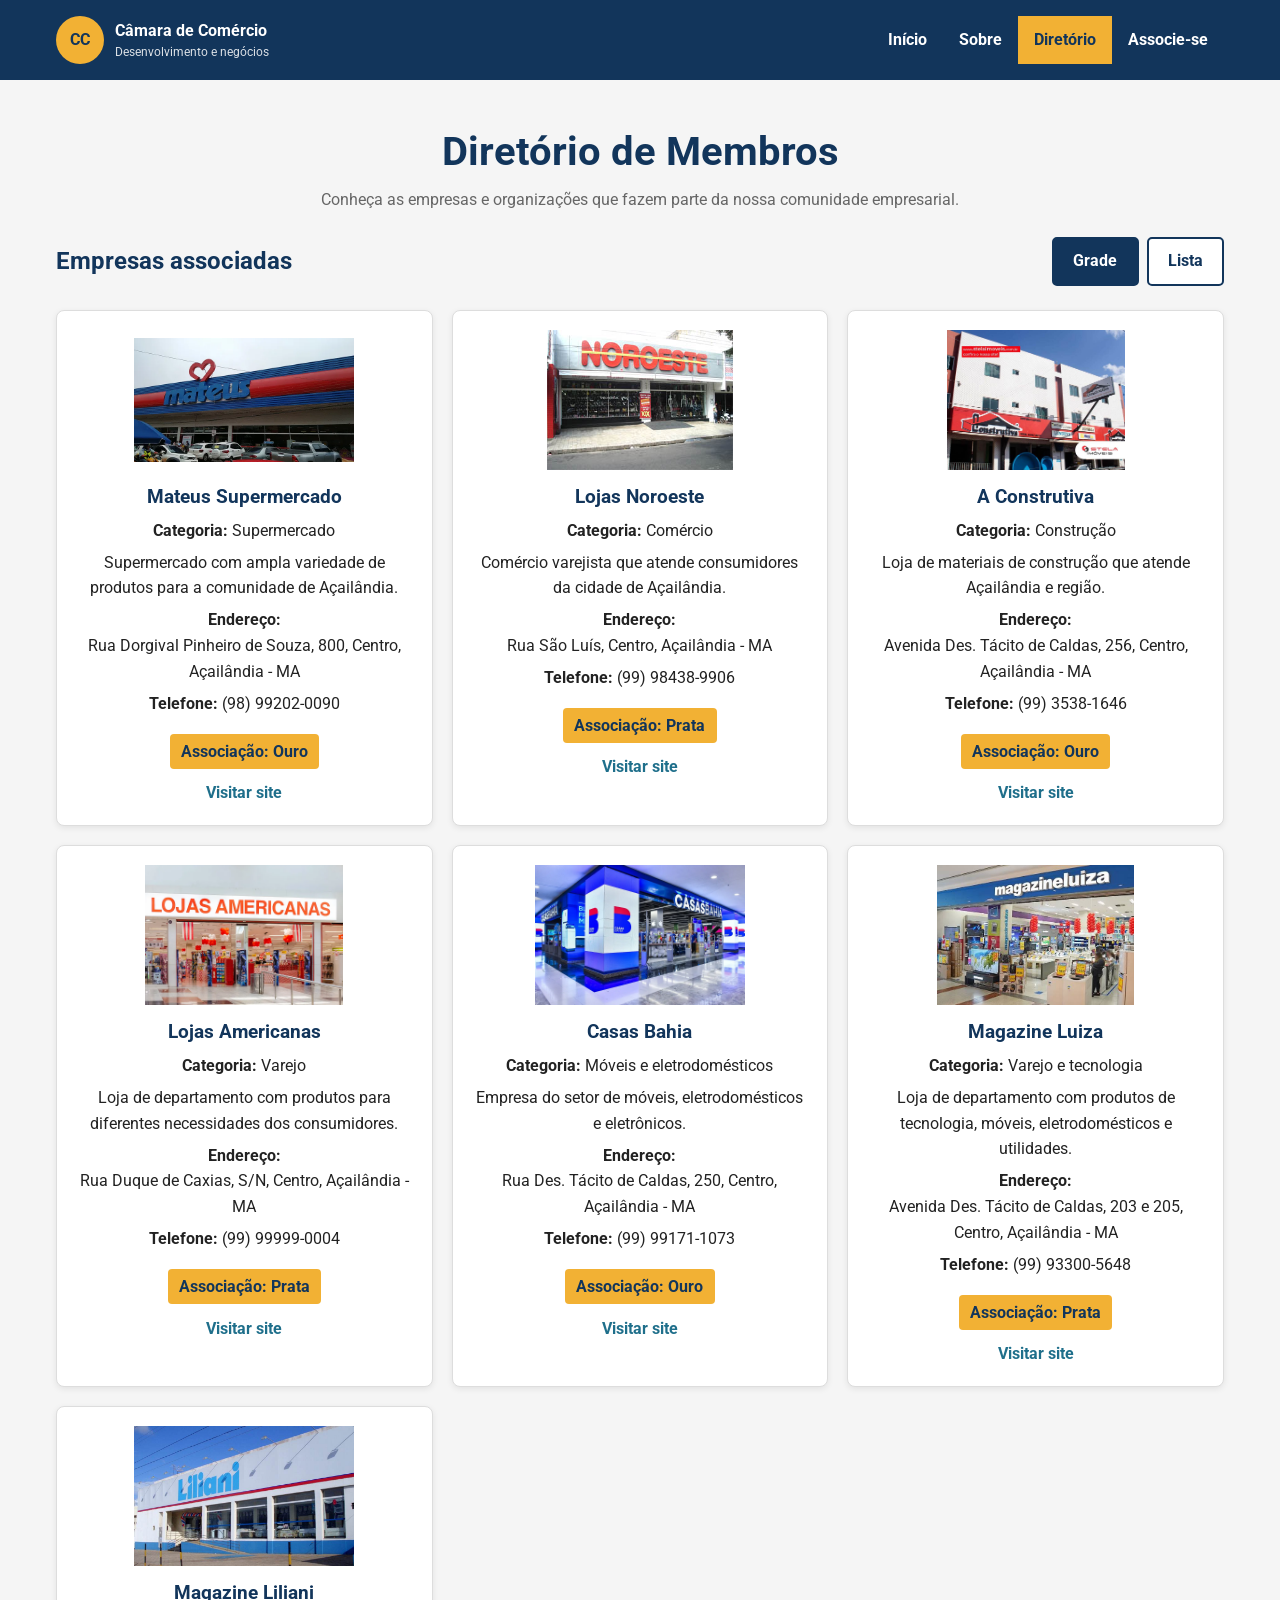
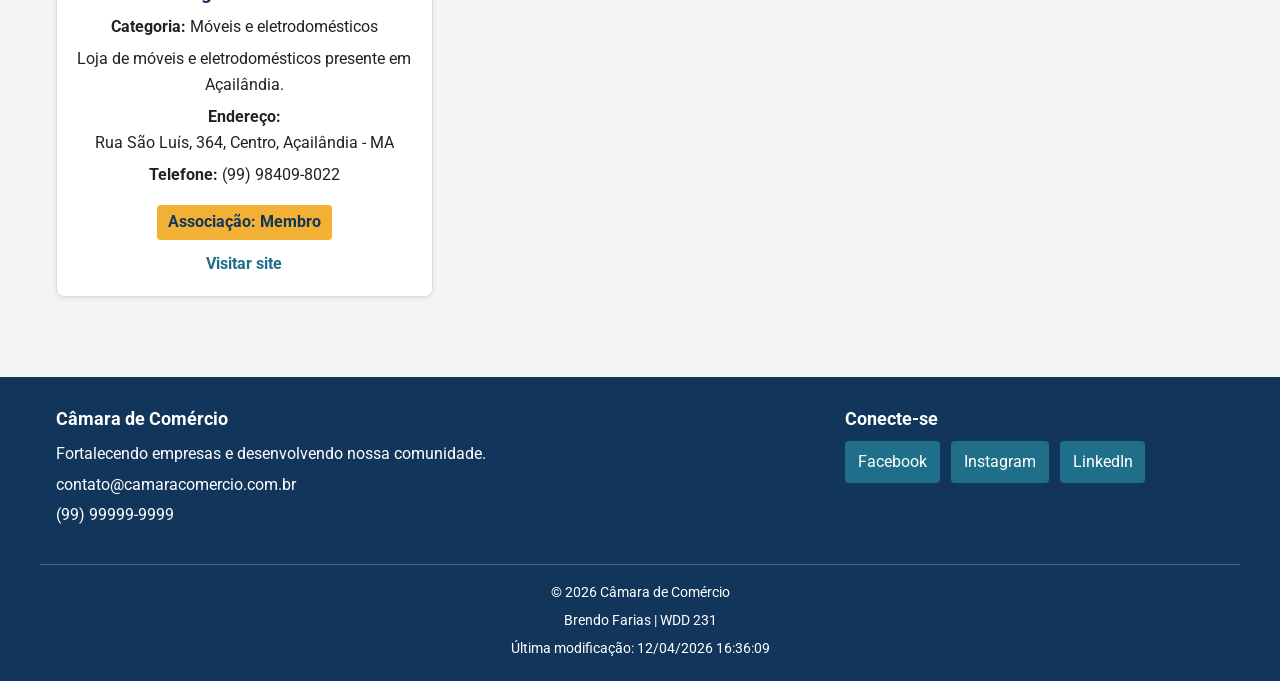
<file: camara/diretorio.html>
<!DOCTYPE html>
<html lang="pt-BR">

<head>
    <meta charset="UTF-8">
    <meta name="viewport" content="width=device-width, initial-scale=1.0">

    <title>Diretório | Câmara de Comércio</title>

    <meta name="description"
        content="Diretório de empresas e organizações associadas à Câmara de Comércio. Encontre empresas, serviços e oportunidades de negócios na comunidade.">

    <meta name="author" content="Brendo Farias">

    <!-- Open Graph / Facebook -->
    <meta property="og:title" content="Diretório | Câmara de Comércio">
    <meta property="og:description"
        content="Encontre empresas e organizações associadas à Câmara de Comércio.">
    <meta property="og:type" content="website">
    <meta property="og:image"
        content="https://brendofarias13.github.io/wdd231/camara/imagens/camara-capa.jpg">
    <meta property="og:url"
        content="https://brendofarias13.github.io/wdd231/camara/diretorio.html">

    <!-- Favicon -->
    <link rel="icon" href="imagens/favicon.ico">

    <!-- Google Fonts -->
    <link rel="preconnect" href="https://fonts.googleapis.com">
    <link rel="preconnect" href="https://fonts.gstatic.com" crossorigin>
    <link href="https://fonts.googleapis.com/css2?family=Roboto:wght@400;500;700&display=swap"
        rel="stylesheet">

    <!-- CSS -->
    <link rel="stylesheet" href="estilos/normalize.css">
    <link rel="stylesheet" href="estilos/camara.css">

    <!-- JavaScript -->
    <script src="scripts/camara.js" defer></script>

</head>

<body>

    <header>

        <div class="cabecalho">

            <a href="diretorio.html" class="logo">

                <span class="logo-simbolo">CC</span>

                <span>
                    <strong>Câmara de Comércio</strong>
                    <small>Desenvolvimento e negócios</small>
                </span>

            </a>

            <button id="menu-button" class="menu-button" aria-label="Abrir menu">
                ☰
            </button>

            <nav id="navigation">

                <a href="index.html">Início</a>
                <a href="sobre.html">Sobre</a>
                <a href="diretorio.html" class="ativo">Diretório</a>
                <a href="associacao.html">Associe-se</a>

            </nav>

        </div>

    </header>

    <main>

        <section class="titulo-pagina">

            <h1>Diretório de Membros</h1>

            <p>
                Conheça as empresas e organizações que fazem parte
                da nossa comunidade empresarial.
            </p>

        </section>

        <section class="controles-diretorio">

            <h2>Empresas associadas</h2>

            <div class="botoes-visualizacao">

                <button id="grade-button" class="botao-visualizacao ativo">
                    Grade
                </button>

                <button id="lista-button" class="botao-visualizacao">
                    Lista
                </button>

            </div>

        </section>

        <section id="membros" class="grade" aria-label="Lista de membros">
            <!-- Os membros serão carregados pelo JavaScript -->
        </section>

    </main>

    <footer>

        <div class="rodape-conteudo">

            <div class="rodape-info">

                <h2>Câmara de Comércio</h2>

                <p>
                    Fortalecendo empresas e desenvolvendo nossa comunidade.
                </p>

                <p>
                    contato@camaracomercio.com.br
                </p>

                <p>
                    (99) 99999-9999
                </p>

            </div>

            <div class="rodape-redes">

                <h2>Conecte-se</h2>

                <div class="redes-sociais">

                    <a href="#" aria-label="Facebook">
                        Facebook
                    </a>

                    <a href="#" aria-label="Instagram">
                        Instagram
                    </a>

                    <a href="#" aria-label="LinkedIn">
                        LinkedIn
                    </a>

                </div>

            </div>

        </div>

        <div class="rodape-desenvolvimento">

            <p>
                © <span id="current-year"></span>
                Câmara de Comércio
            </p>

            <p>
                Brendo Farias | WDD 231
            </p>

            <p>
                Última modificação:
                <span id="last-modified"></span>
            </p>

        </div>

    </footer>

</body>

</html>
</file>
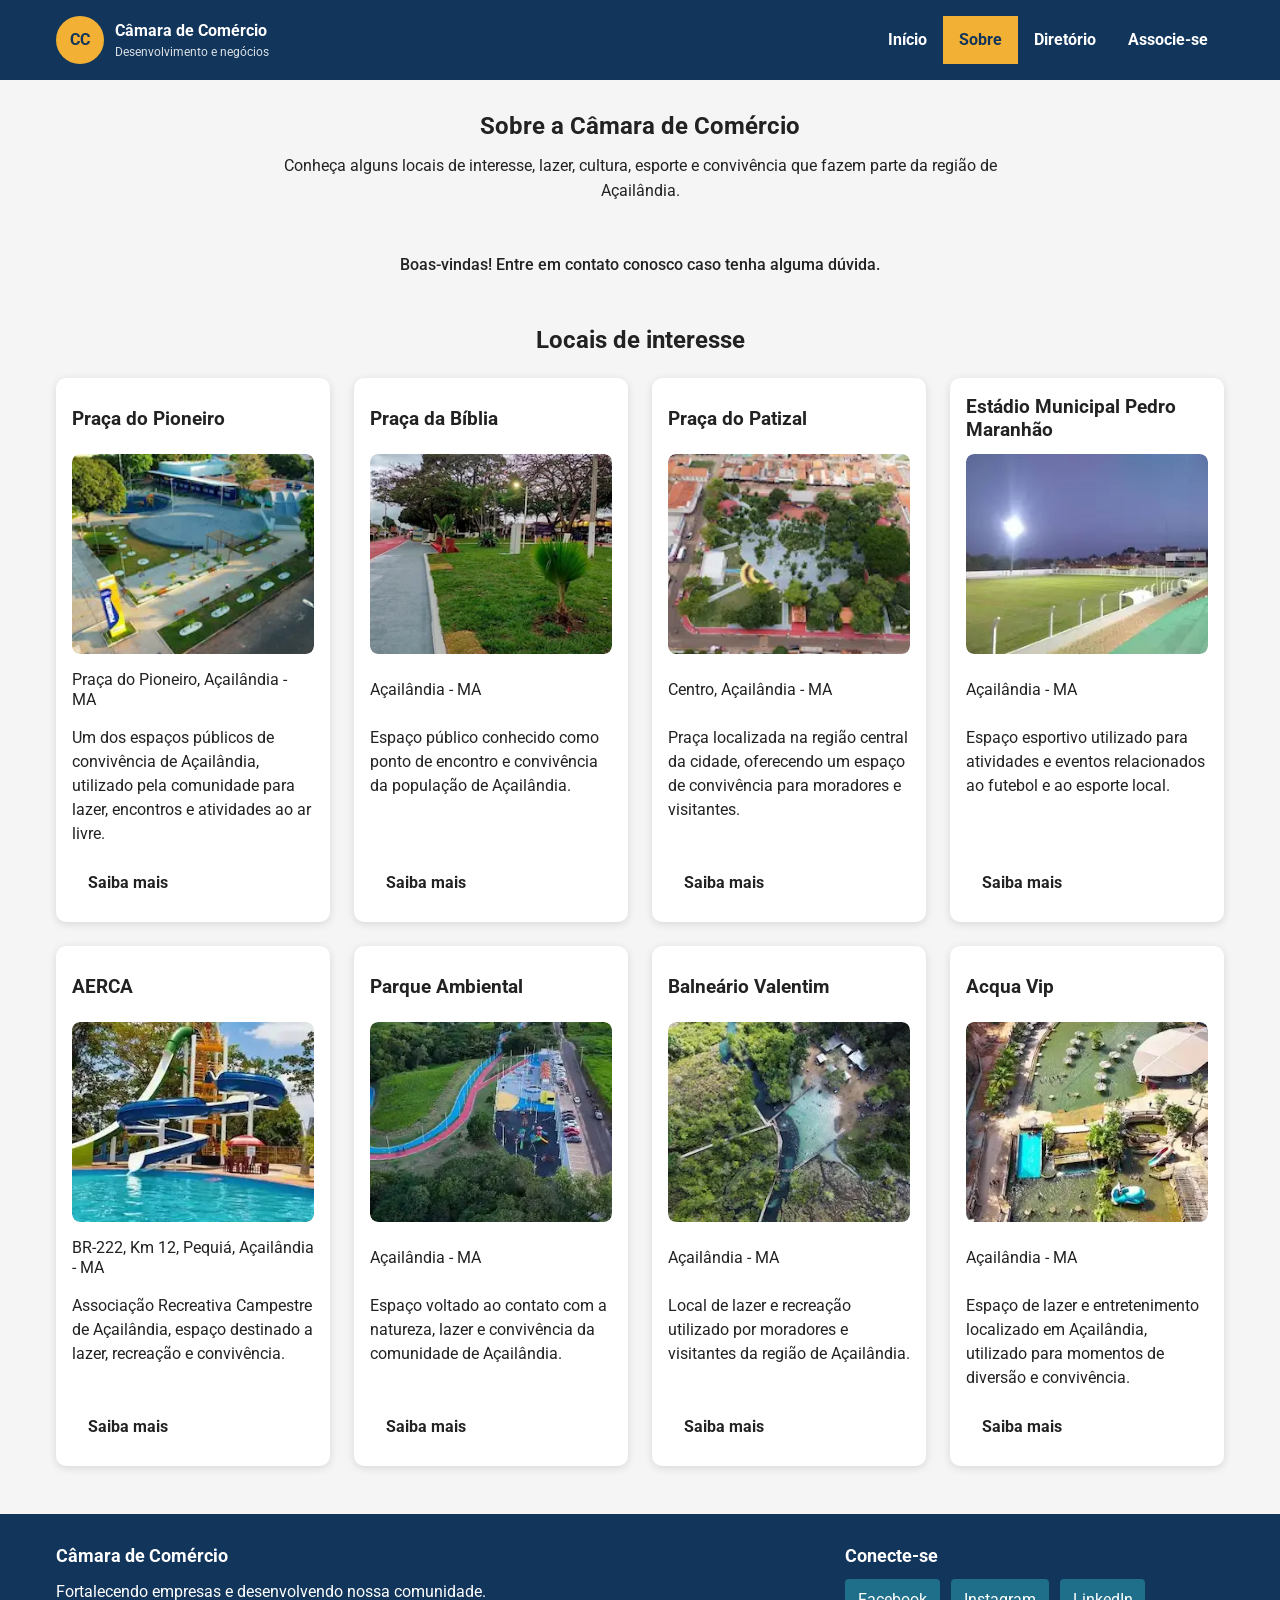
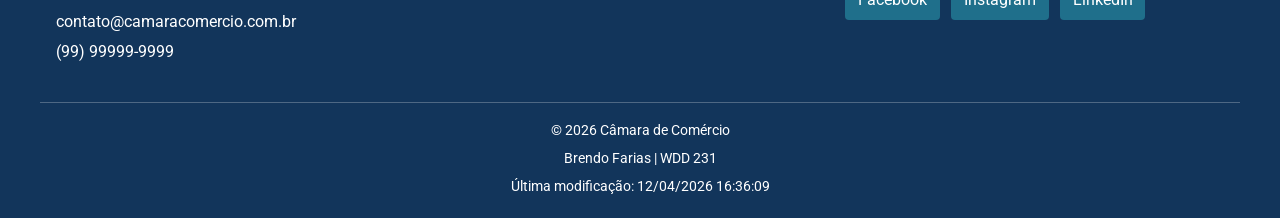
<file: camara/sobre.html>
<!DOCTYPE html>
<html lang="pt-BR">

<head>
    <meta charset="UTF-8">
    <meta name="viewport" content="width=device-width, initial-scale=1.0">

    <title>Sobre a Câmara | Câmara de Comércio</title>

    <meta name="description"
        content="Conheça os locais de interesse, lazer, cultura e convivência da região de Açailândia.">

    <meta name="author" content="Brendo Farias">

    <!-- Open Graph -->
    <meta property="og:title"
        content="Sobre a Câmara de Comércio e Desenvolvimento Empresarial">

    <meta property="og:description"
        content="Conheça locais de interesse, lazer e convivência da região de Açailândia.">

    <meta property="og:type" content="website">

    <meta property="og:image"
        content="https://brendofarias13.github.io/wdd231/camara/imagens/camara-capa.jpg">

    <meta property="og:url"
        content="https://brendofarias13.github.io/wdd231/camara/sobre.html">

    <!-- Favicon -->
    <link rel="icon" href="imagens/favicon.ico">

    <!-- Google Fonts -->
    <link rel="preconnect" href="https://fonts.googleapis.com">
    <link rel="preconnect" href="https://fonts.gstatic.com" crossorigin>

    <link
        href="https://fonts.googleapis.com/css2?family=Roboto:wght@400;500;700&display=swap"
        rel="stylesheet">

    <!-- CSS -->
    <link rel="stylesheet" href="estilos/normalize.css">
    <link rel="stylesheet" href="estilos/camara.css">
    <link rel="stylesheet" href="estilos/sobre.css">

    <!-- JavaScript -->
    <script src="scripts/camara.js" defer></script>
    <script src="scripts/sobre.js" type="module"></script>
</head>

<body>

    <header>
        <div class="cabecalho">

            <a href="index.html" class="logo">

                <span class="logo-simbolo">CC</span>

                <span>
                    <strong>Câmara de Comércio</strong>
                    <small>Desenvolvimento e negócios</small>
                </span>

            </a>

            <button
                id="menu-button"
                class="menu-button"
                aria-label="Abrir menu">
                ☰
            </button>

            <nav id="navigation">

                <a href="index.html">Início</a>

                <a href="sobre.html" class="ativo">
                    Sobre
                </a>

                <a href="diretorio.html">
                    Diretório
                </a>

                <a href="associacao.html">
                    Associe-se
                </a>

            </nav>

        </div>
    </header>


    <main>

        <section class="sobre-introducao">

            <h1>Sobre a Câmara de Comércio</h1>

            <p>
                Conheça alguns locais de interesse, lazer, cultura,
                esporte e convivência que fazem parte da região de
                Açailândia.
            </p>

        </section>


        <section
            id="mensagem-visita"
            class="mensagem-visita"
            aria-live="polite">
        </section>


        <section class="interesses">

            <h2>Locais de interesse</h2>

            <div
                id="galeria-interesses"
                class="galeria-interesses">

                <!-- Os oito cartões são criados pelo JavaScript -->

            </div>

        </section>

    </main>


    <footer>

        <div class="rodape-conteudo">

            <div class="rodape-info">

                <h2>Câmara de Comércio</h2>

                <p>
                    Fortalecendo empresas e desenvolvendo nossa comunidade.
                </p>

                <p>
                    contato@camaracomercio.com.br
                </p>

                <p>
                    (99) 99999-9999
                </p>

            </div>


            <div class="rodape-redes">

                <h2>Conecte-se</h2>

                <div class="redes-sociais">

                    <a
                        href="#"
                        aria-label="Facebook">
                        Facebook
                    </a>

                    <a
                        href="#"
                        aria-label="Instagram">
                        Instagram
                    </a>

                    <a
                        href="#"
                        aria-label="LinkedIn">
                        LinkedIn
                    </a>

                </div>

            </div>

        </div>


        <div class="rodape-desenvolvimento">

            <p>
                ©
                <span id="current-year"></span>
                Câmara de Comércio
            </p>

            <p>
                Brendo Farias | WDD 231
            </p>

            <p>
                Última modificação:
                <span id="last-modified"></span>
            </p>

        </div>

    </footer>

</body>

</html>
</file>
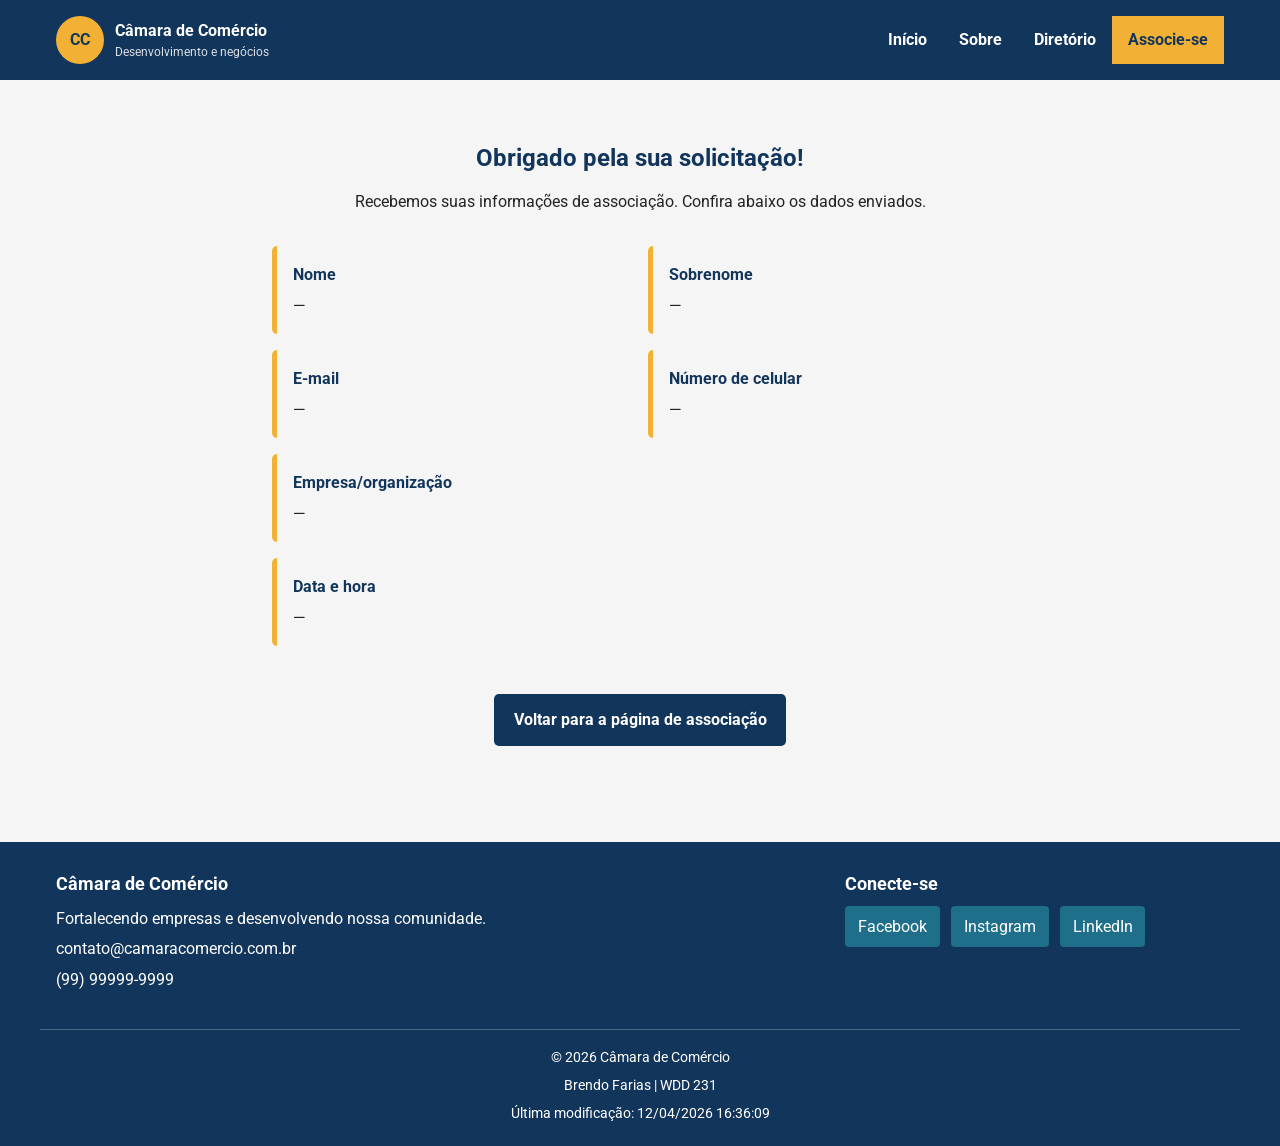
<file: camara/thankyou.html>
<!DOCTYPE html>
<html lang="pt-BR">

<head>
    <meta charset="UTF-8">
    <meta name="viewport" content="width=device-width, initial-scale=1.0">

    <title>Obrigado | Câmara de Comércio</title>

    <meta name="description"
        content="Confirmação do preenchimento do formulário de associação à Câmara de Comércio.">
    <meta name="author" content="Brendo Farias">

    <!-- Open Graph -->
    <meta property="og:title" content="Obrigado | Câmara de Comércio">
    <meta property="og:description"
        content="Obrigado por solicitar sua associação à Câmara de Comércio.">
    <meta property="og:type" content="website">
    <meta property="og:image"
        content="https://brendofarias13.github.io/wdd231/camara/imagens/camara.jpg">
    <meta property="og:url"
        content="https://brendofarias13.github.io/wdd231/camara/agradecimento.html">

    <!-- Favicon -->
    <link rel="icon" href="imagens/favicon.ico">

    <!-- Google Fonts -->
    <link rel="preconnect" href="https://fonts.googleapis.com">
    <link rel="preconnect" href="https://fonts.gstatic.com" crossorigin>

    <link
        href="https://fonts.googleapis.com/css2?family=Roboto:wght@400;500;700&display=swap"
        rel="stylesheet">

    <!-- CSS -->
    <link rel="stylesheet" href="estilos/normalize.css">
    <link rel="stylesheet" href="estilos/camara.css">
    <link rel="stylesheet" href="estilos/agradecimento.css">

    <!-- JavaScript -->
    <script src="scripts/camara.js" defer></script>
    <script src="scripts/agradecimento.js" defer></script>
</head>

<body>

    <!-- CABEÇALHO -->
    <header>

        <div class="cabecalho">

            <a href="index.html" class="logo">

                <span class="logo-simbolo">CC</span>

                <span>
                    <strong>Câmara de Comércio</strong>
                    <small>Desenvolvimento e negócios</small>
                </span>

            </a>

            <button
                id="menu-button"
                class="menu-button"
                aria-label="Abrir menu">
                ☰
            </button>

            <nav id="navigation">

                <a href="index.html">Início</a>
                <a href="sobre.html">Sobre</a>
                <a href="diretorio.html">Diretório</a>
                <a href="associacao.html" class="ativo">Associe-se</a>

            </nav>

        </div>

    </header>


    <!-- CONTEÚDO PRINCIPAL -->
    <main>

        <section class="agradecimento">

            <h1>Obrigado pela sua solicitação!</h1>

            <p class="mensagem-agradecimento">
                Recebemos suas informações de associação.
                Confira abaixo os dados enviados.
            </p>


            <!-- DADOS DO FORMULÁRIO -->
            <div class="dados-formulario">

                <div class="dado">

                    <span class="rotulo">
                        Nome
                    </span>

                    <span id="resultado-nome">
                        —
                    </span>

                </div>


                <div class="dado">

                    <span class="rotulo">
                        Sobrenome
                    </span>

                    <span id="resultado-sobrenome">
                        —
                    </span>

                </div>


                <div class="dado">

                    <span class="rotulo">
                        E-mail
                    </span>

                    <span id="resultado-email">
                        —
                    </span>

                </div>


                <div class="dado">

                    <span class="rotulo">
                        Número de celular
                    </span>

                    <span id="resultado-telefone">
                        —
                    </span>

                </div>


                <div class="dado">

                    <span class="rotulo">
                        Empresa/organização
                    </span>

                    <span id="resultado-organizacao">
                        —
                    </span>

                </div>


                <div class="dado">

                    <span class="rotulo">
                        Data e hora
                    </span>

                    <span id="resultado-timestamp">
                        —
                    </span>

                </div>

            </div>


            <a href="associacao.html" class="voltar-associacao">
                Voltar para a página de associação
            </a>

        </section>

    </main>


    <!-- RODAPÉ -->
    <footer>

        <div class="rodape-conteudo">

            <div class="rodape-info">

                <h2>Câmara de Comércio</h2>

                <p>
                    Fortalecendo empresas e desenvolvendo nossa comunidade.
                </p>

                <p>
                    contato@camaracomercio.com.br
                </p>

                <p>
                    (99) 99999-9999
                </p>

            </div>


            <div class="rodape-redes">

                <h2>Conecte-se</h2>

                <div class="redes-sociais">

                    <a href="#" aria-label="Facebook">
                        Facebook
                    </a>

                    <a href="#" aria-label="Instagram">
                        Instagram
                    </a>

                    <a href="#" aria-label="LinkedIn">
                        LinkedIn
                    </a>

                </div>

            </div>

        </div>


        <div class="rodape-desenvolvimento">

            <p>
                ©
                <span id="current-year"></span>
                Câmara de Comércio
            </p>

            <p>
                Brendo Farias | WDD 231
            </p>

            <p>
                Última modificação:
                <span id="last-modified"></span>
            </p>

        </div>

    </footer>

</body>

</html>
</file>
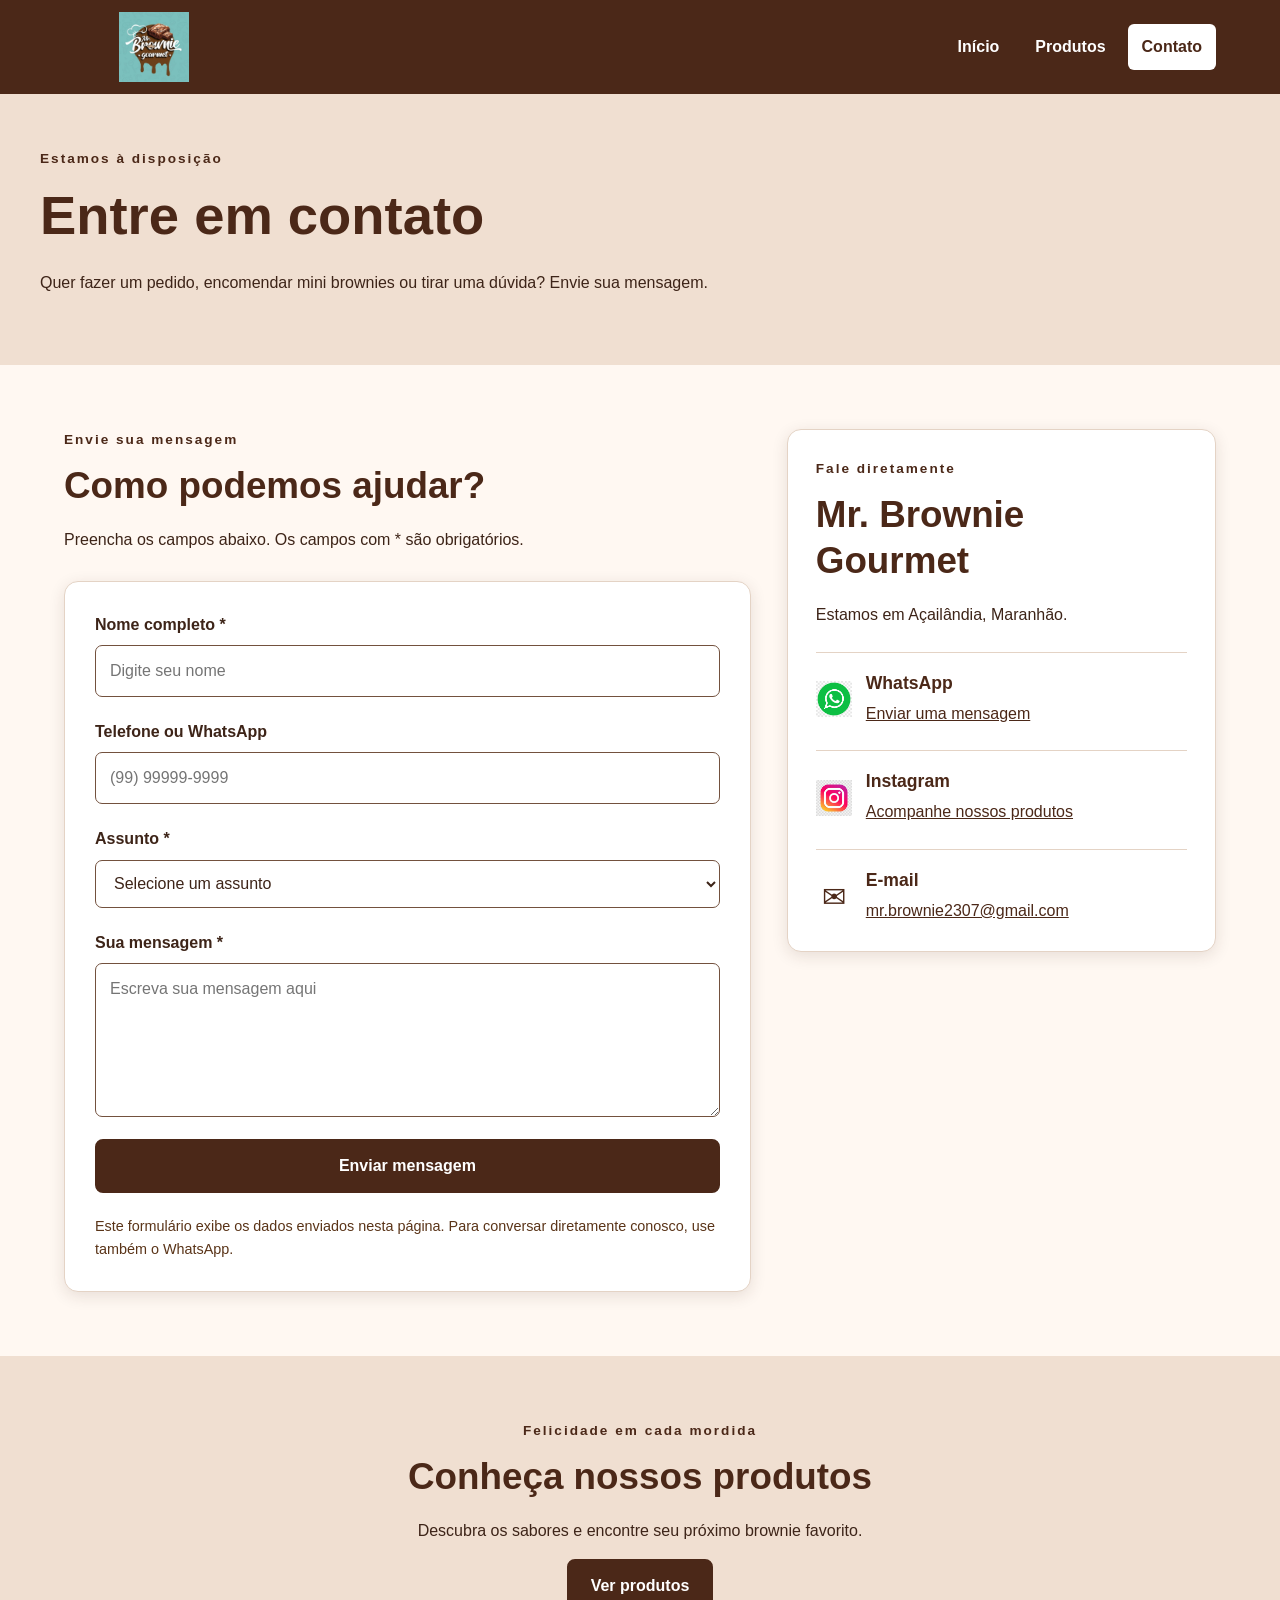
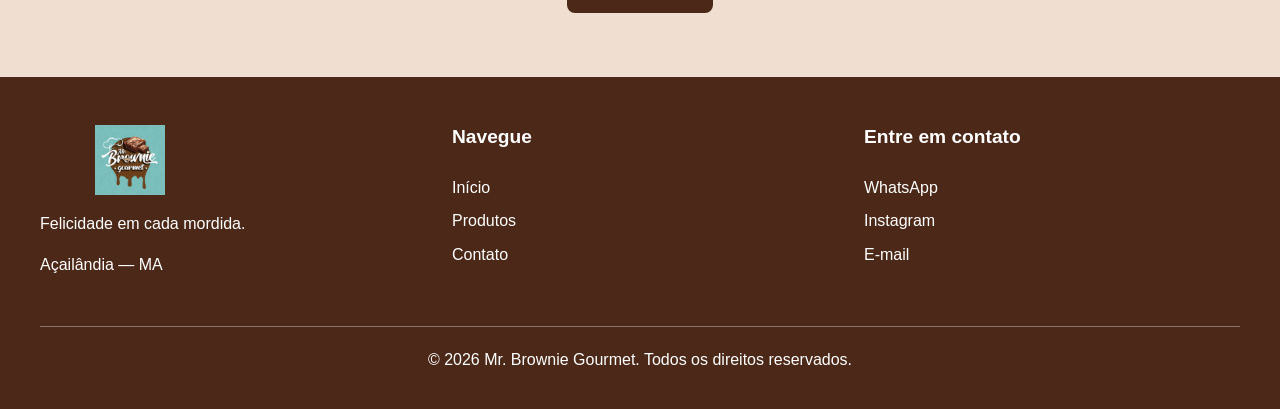
<file: projeto-final/contato.html>
<!DOCTYPE html>
<html lang="pt-BR">
<head>
  <meta charset="UTF-8">
  <meta name="viewport" content="width=device-width, initial-scale=1.0">

  <meta name="description" content="Entre em contato com a Mr. Brownie Gourmet em Açailândia-MA para fazer pedidos, consultar sabores e solicitar encomendas.">
  <meta name="author" content="Brendo Farias">
  <meta name="theme-color" content="#5A3418">

  <meta property="og:type" content="website">
  <meta property="og:title" content="Entre em contato | Mr. Brownie Gourmet">
  <meta property="og:description" content="Fale com a Mr. Brownie Gourmet em Açailândia-MA, conheça nossos brownies artesanais e consulte sabores, pedidos e encomendas.">
  <meta property="og:image" content="https://brendofarias13.github.io/wdd231/projeto-final/imagens/capabrownies.jpeg">
  <meta property="og:url" content="https://brendofarias13.github.io/wdd231/projeto-final/contato.html">

  <title>Contato | Mr. Brownie Gourmet</title>

  <link rel="icon" href="imagens/logo.jpeg" type="image/jpeg">

  <link rel="preconnect" href="https://fonts.googleapis.com">
  <link rel="preconnect" href="https://fonts.gstatic.com" crossorigin>
  <link href="https://fonts.googleapis.com/css2?family=Open+Sans:wght@400;500;600;700&family=Poppins:wght@400;500;600;700&display=swap" rel="stylesheet">

  <link rel="stylesheet" href="estilos/estilos.css">
  <link rel="stylesheet" href="estilos/contato.css">

  <script type="module" src="scripts/principal.js"></script>
  <script type="module" src="scripts/contato.js"></script>
</head>

<body>
  <a class="skip-link" href="#conteudo">Pular para o conteúdo</a>

  <header class="site-header">
    <div class="header-container">
      <a class="logo-link" href="index.html" aria-label="Mr. Brownie Gourmet - Página inicial">
        <img src="imagens/logo.jpeg" alt="Logo Mr. Brownie Gourmet" width="180" height="70">
      </a>

      <button
        id="menu-button"
        class="menu-button"
        type="button"
        aria-label="Abrir menu"
        aria-expanded="false"
        aria-controls="main-navigation"
      >☰</button>

      <nav id="main-navigation" class="main-navigation" aria-label="Navegação principal">
        <a href="index.html">Início</a>
        <a href="sabores.html">Produtos</a>
        <a href="contato.html" class="active" aria-current="page">Contato</a>
      </nav>
    </div>
  </header>

  <main id="conteudo">
    <section class="page-hero">
      <div class="container">
        <p class="eyebrow">Estamos à disposição</p>
        <h1>Entre em contato</h1>
        <p>
          Quer fazer um pedido, encomendar mini brownies ou tirar uma dúvida?
          Envie sua mensagem.
        </p>
      </div>
    </section>

    <section class="section container contact-layout">
      <div class="contact-form-container">
        <div class="section-heading">
          <p class="eyebrow">Envie sua mensagem</p>
          <h2>Como podemos ajudar?</h2>
          <p>Preencha os campos abaixo. Os campos com * são obrigatórios.</p>
        </div>

        <form id="form-contato" action="contato.html" method="get">
          <div class="form-group">
            <label for="nome">Nome completo *</label>
            <input
              type="text"
              id="nome"
              name="nome"
              autocomplete="name"
              maxlength="100"
              required
              placeholder="Digite seu nome"
            >
          </div>

          <div class="form-group">
            <label for="telefone">Telefone ou WhatsApp</label>
            <input
              type="tel"
              id="telefone"
              name="telefone"
              autocomplete="tel"
              maxlength="20"
              placeholder="(99) 99999-9999"
            >
          </div>

          <div class="form-group">
            <label for="assunto">Assunto *</label>
            <select id="assunto" name="assunto" required>
              <option value="">Selecione um assunto</option>
              <option value="pedido">Fazer um pedido</option>
              <option value="duvida">Tirar uma dúvida</option>
              <option value="informacao">Informações sobre produtos</option>
              <option value="outro">Outro assunto</option>
            </select>
          </div>

          <div class="form-group">
            <label for="mensagem">Sua mensagem *</label>
            <textarea
              id="mensagem"
              name="mensagem"
              rows="5"
              maxlength="1000"
              required
              placeholder="Escreva sua mensagem aqui"
            ></textarea>
          </div>

          <button class="button button-primary" type="submit">
            Enviar mensagem
          </button>

          <p class="form-note">
            Este formulário exibe os dados enviados nesta página.
            Para conversar diretamente conosco, use também o WhatsApp.
          </p>
        </form>

        <section id="resultado-contato" class="submission-result" aria-live="polite" hidden>
          <h2>Mensagem recebida!</h2>
          <p>Confira os dados que você enviou:</p>
          <dl>
            <dt>Nome</dt>
            <dd id="resultado-nome"></dd>

            <dt>Telefone</dt>
            <dd id="resultado-telefone"></dd>

            <dt>Assunto</dt>
            <dd id="resultado-assunto"></dd>

            <dt>Mensagem</dt>
            <dd id="resultado-mensagem"></dd>
          </dl>

          <a
            id="link-whatsapp"
            class="button button-primary"
            href="https://wa.me/5599991599690"
            target="_blank"
            rel="noopener noreferrer"
          >
            Continuar pelo WhatsApp
          </a>
        </section>
      </div>

      <aside class="contact-information">
        <p class="eyebrow">Fale diretamente</p>
        <h2>Mr. Brownie Gourmet</h2>
        <p>Estamos em Açailândia, Maranhão.</p>

        <div class="contact-method">
          <img src="imagens/whatsapp.png" alt="Ícone do WhatsApp" width="36" height="36" loading="lazy">
          <div>
            <h3>WhatsApp</h3>
            <a href="https://wa.me/5599991599690" target="_blank" rel="noopener noreferrer">
              Enviar uma mensagem
            </a>
          </div>
        </div>

        <div class="contact-method">
          <img src="imagens/instagram.jpg" alt="Ícone do Instagram" width="36" height="36" loading="lazy">
          <div>
            <h3>Instagram</h3>
            <a href="https://instagram.com/mrbrownie74" target="_blank" rel="noopener noreferrer">
              Acompanhe nossos produtos
            </a>
          </div>
        </div>

        <div class="contact-method">
          <span class="contact-icon" aria-hidden="true">✉</span>
          <div>
            <h3>E-mail</h3>
            <a href="mailto:mr.brownie2307@gmail.com">
              mr.brownie2307@gmail.com
            </a>
          </div>
        </div>
      </aside>
    </section>

    <section class="section section-highlight">
      <div class="container cta-content">
        <p class="eyebrow">Felicidade em cada mordida</p>
        <h2>Conheça nossos produtos</h2>
        <p>Descubra os sabores e encontre seu próximo brownie favorito.</p>
        <a class="button button-primary" href="sabores.html">Ver produtos</a>
      </div>
    </section>
  </main>

  <footer class="site-footer">
    <div class="container footer-content">
      <div class="footer-brand">
        <img src="imagens/logo.jpeg" alt="Mr. Brownie Gourmet" width="150" height="60" loading="lazy">
        <p>Felicidade em cada mordida.</p>
        <p>Açailândia — MA</p>
      </div>

      <div class="footer-links">
        <h2>Navegue</h2>
        <a href="index.html">Início</a>
        <a href="sabores.html">Produtos</a>
        <a href="contato.html" aria-current="page">Contato</a>
      </div>

      <div class="footer-contact">
        <h2>Entre em contato</h2>
        <a href="https://wa.me/5599991599690" target="_blank" rel="noopener noreferrer">WhatsApp</a>
        <a href="https://instagram.com/mrbrownie74" target="_blank" rel="noopener noreferrer">Instagram</a>
        <a href="mailto:mr.brownie2307@gmail.com">E-mail</a>
      </div>
    </div>

    <div class="footer-bottom">
      <p>
        &copy; <span id="current-year"></span> Mr. Brownie Gourmet.
        Todos os direitos reservados.
      </p>
    </div>
  </footer>
</body>
</html>
</file>
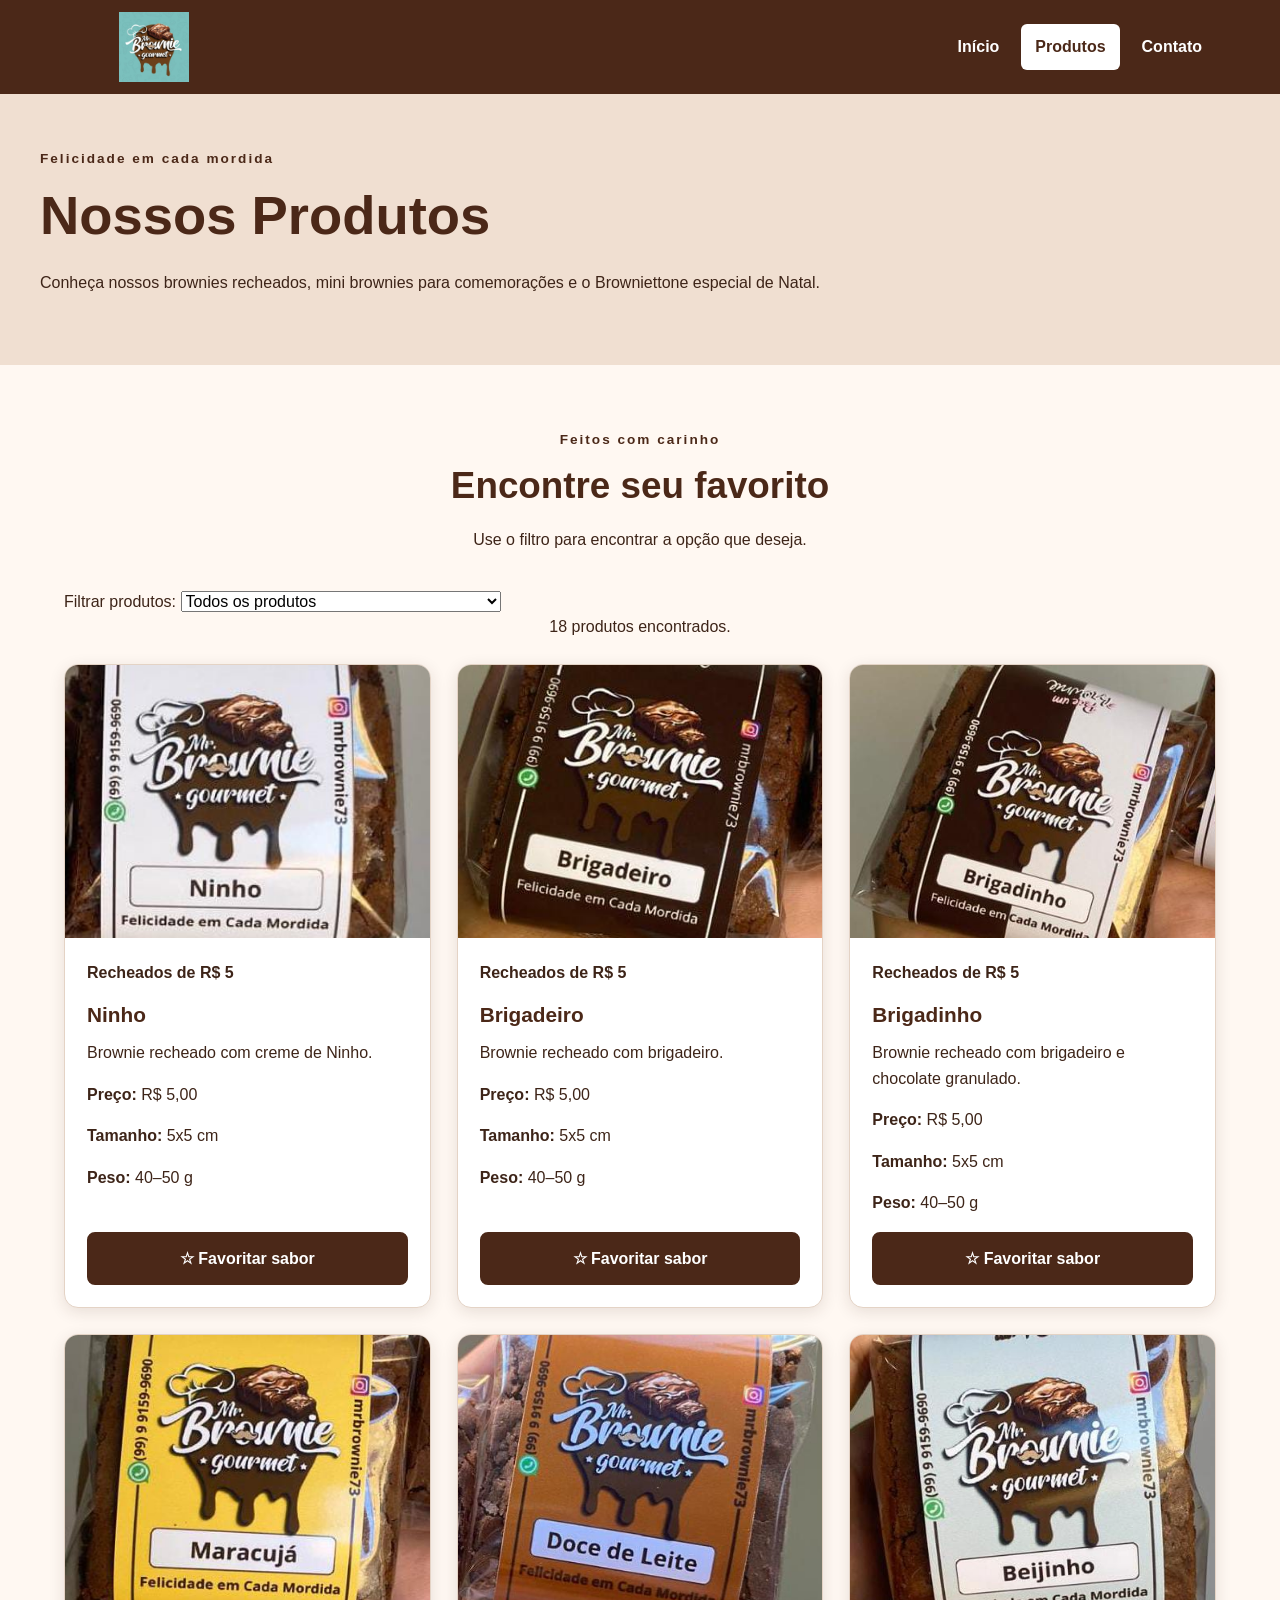
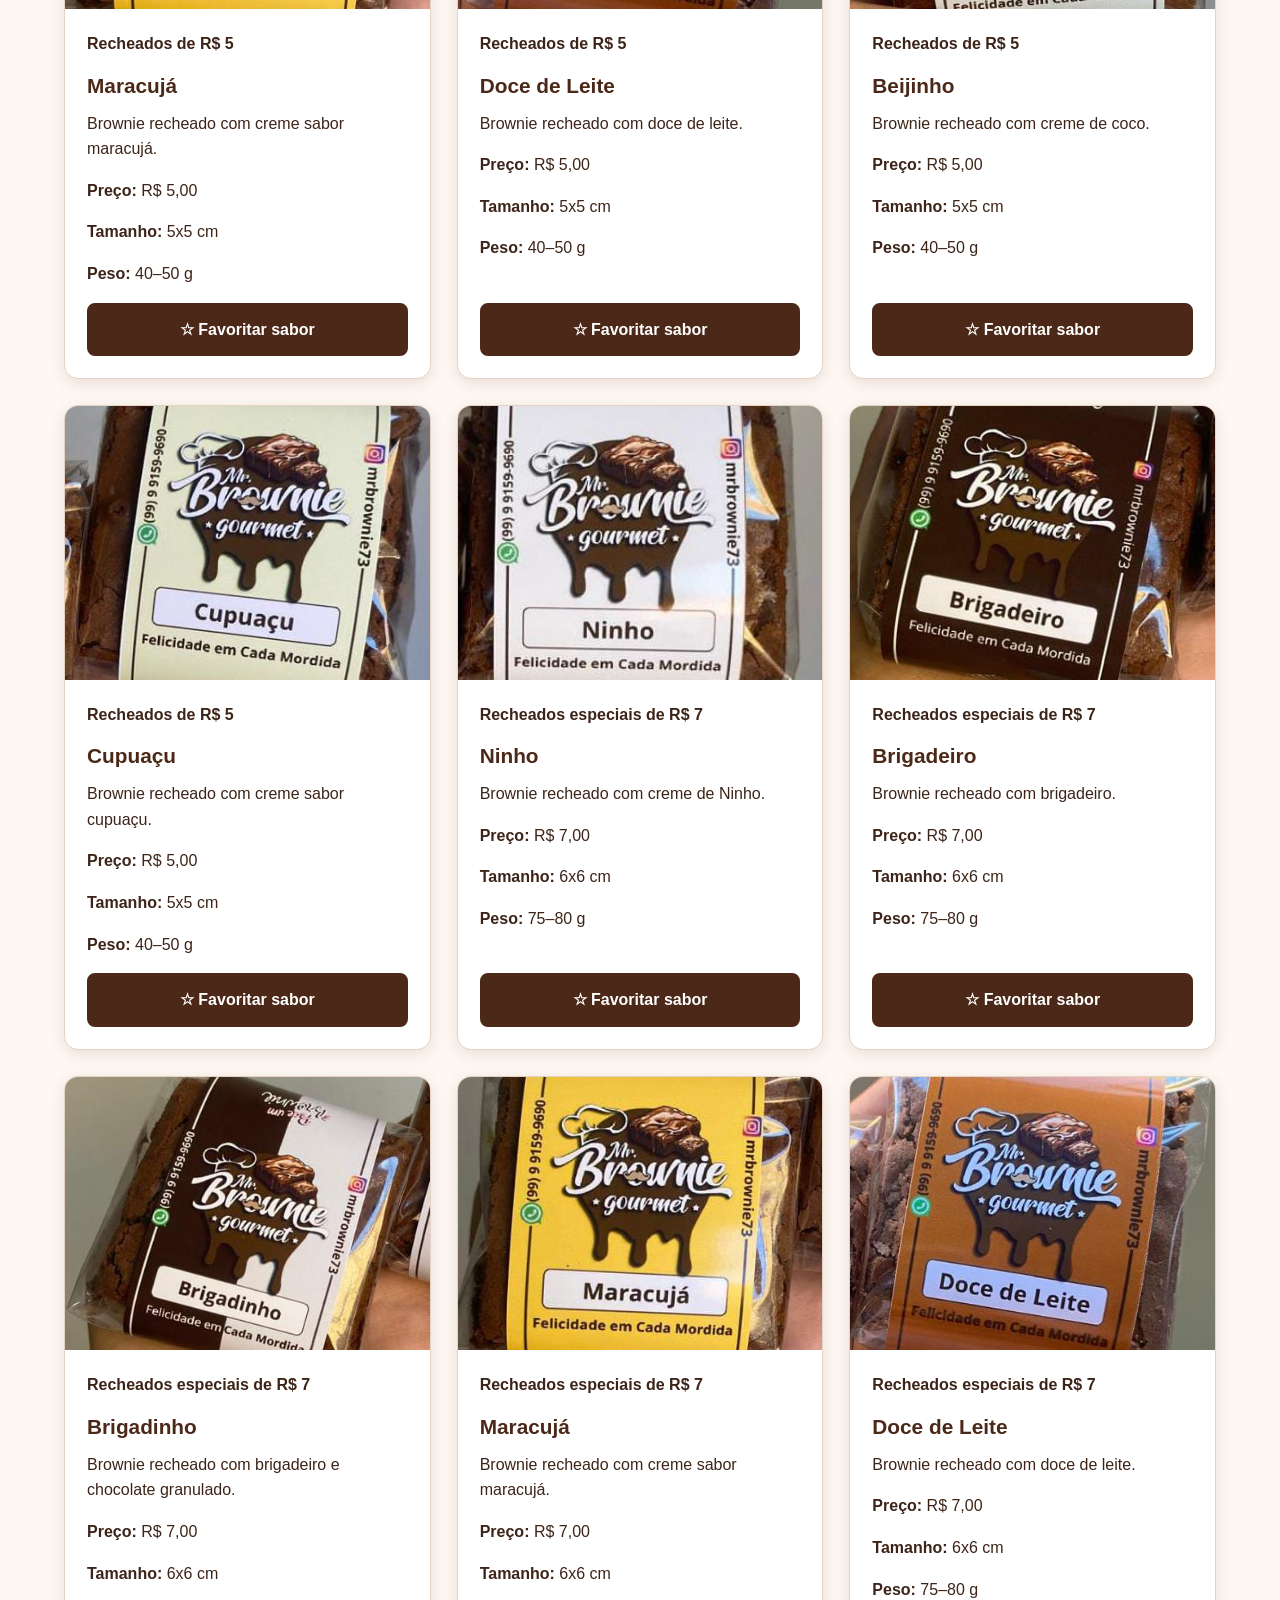
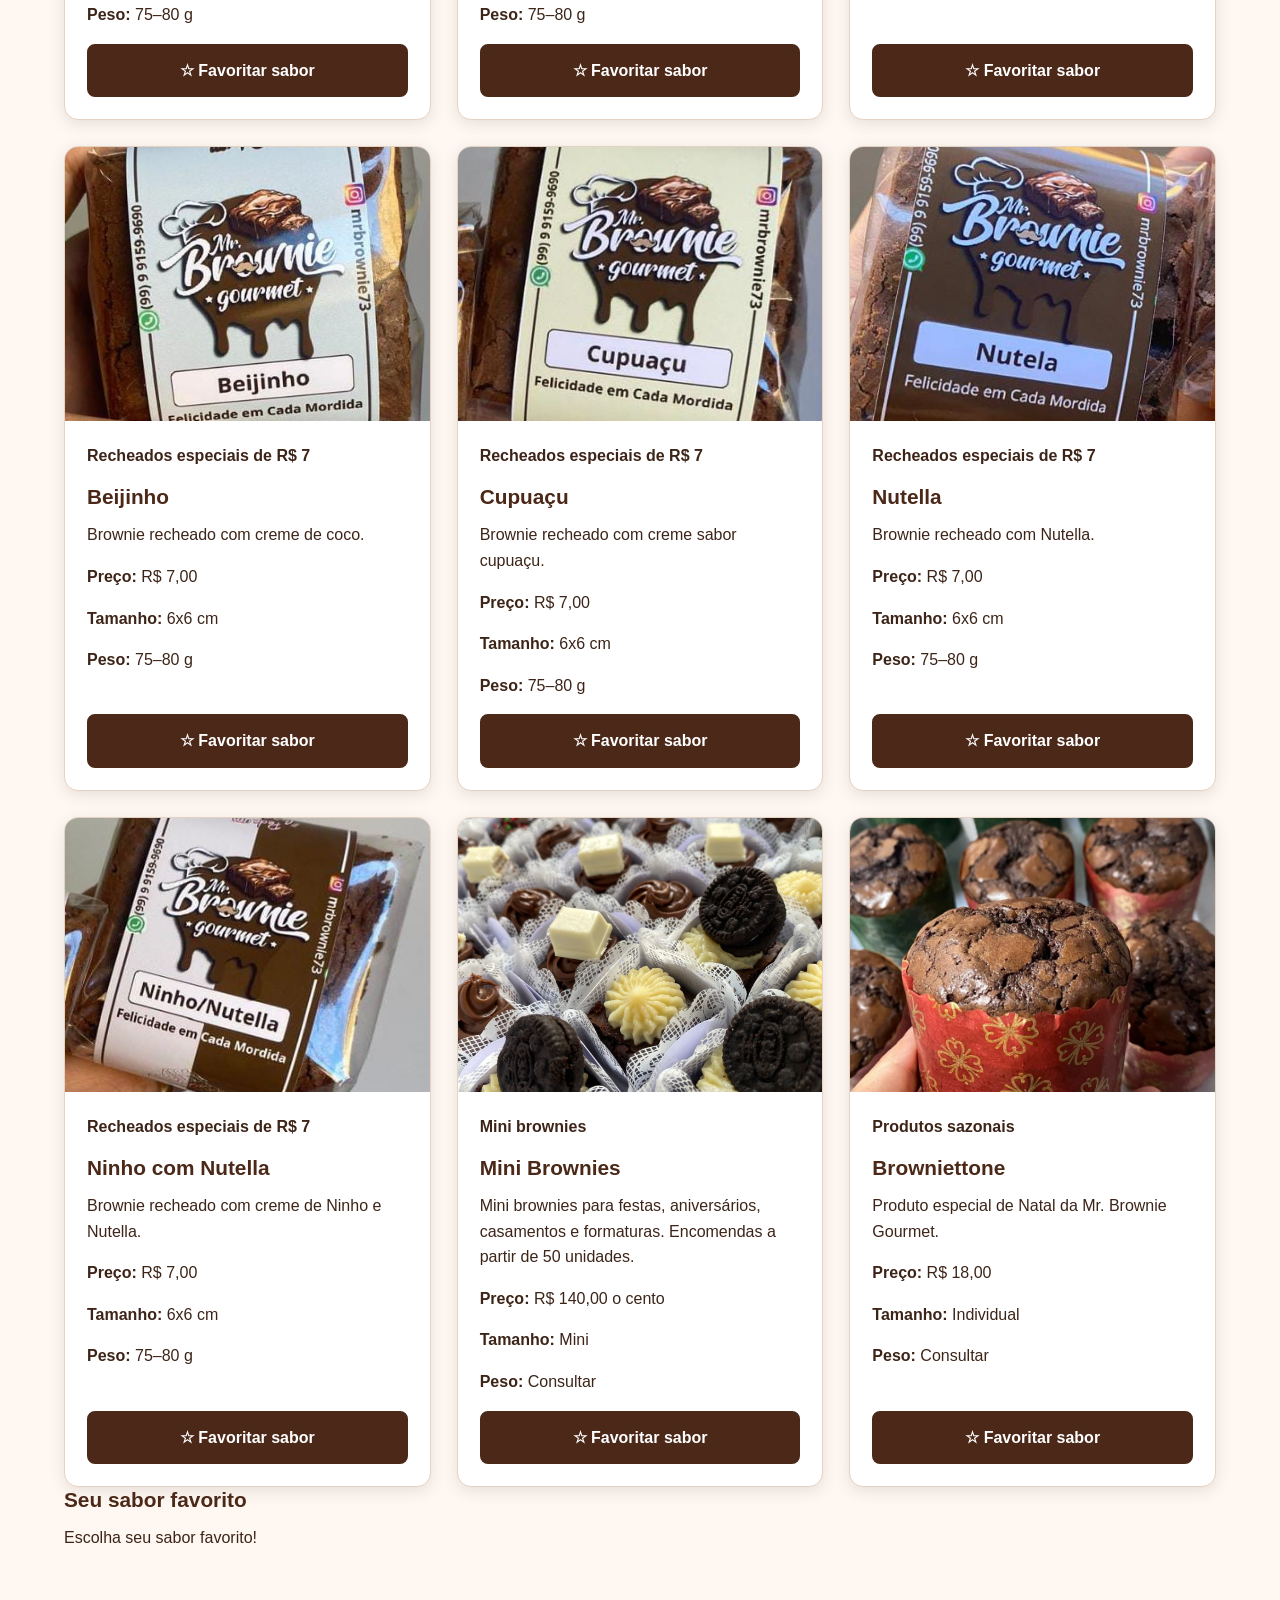
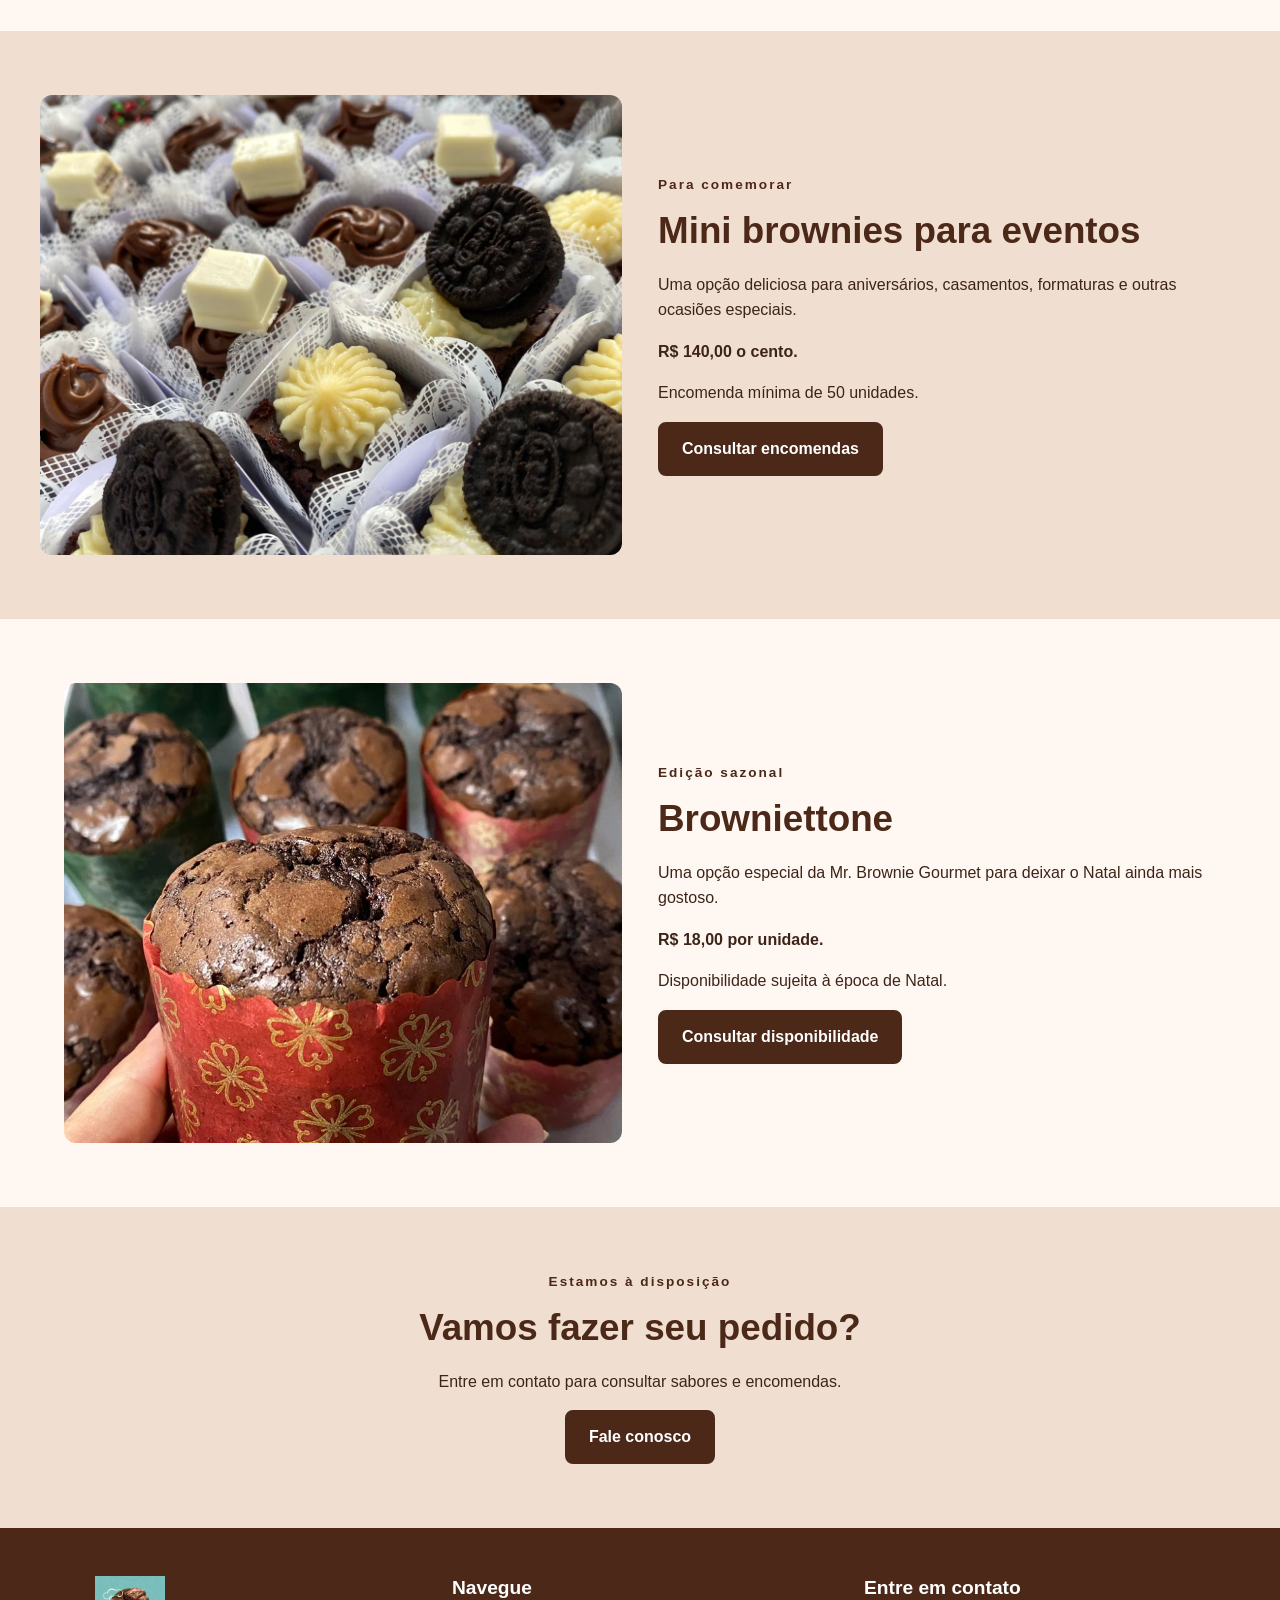
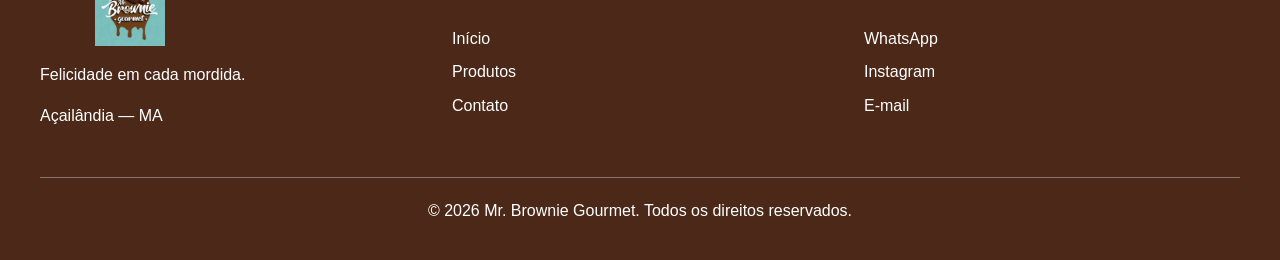
<file: projeto-final/sabores.html>
<!DOCTYPE html>
<html lang="pt-BR">
<head>
  <meta charset="UTF-8">
  <meta name="viewport" content="width=device-width, initial-scale=1.0">

  <meta name="description" content="Confira os brownies recheados de R$ 5 e R$ 7, mini brownies para festas e Browniettone da Mr. Brownie Gourmet em Açailândia-MA.">
  <meta name="author" content="Brendo Farias">
  <meta name="theme-color" content="#5A3418">

  <meta property="og:type" content="website">
  <meta property="og:title" content="Nossos Produtos | Mr. Brownie Gourmet">
  <meta property="og:description" content="Descubra nossos brownies artesanais e opções para encomendas.">
  <meta property="og:image" content="imagens/capabrownies.jpeg">

  <title>Nossos Produtos | Mr. Brownie Gourmet</title>

  <link rel="icon" href="imagens/logo.jpeg" type="image/jpeg">
  <link rel="stylesheet" href="estilos/estilos.css">

  <script type="module" src="scripts/principal.js"></script>
  <script type="module" src="scripts/sabores.js"></script>
</head>

<body>
  <a class="skip-link" href="#conteudo">Pular para o conteúdo</a>

  <!-- CABEÇALHO -->
  <header class="site-header">
    <div class="header-container">
      <a class="logo-link" href="index.html" aria-label="Mr. Brownie Gourmet - Página inicial">
        <img
          src="imagens/logo.jpeg"
          alt="Logo Mr. Brownie Gourmet"
          width="180"
          height="70"
        >
      </a>

      <button
        id="menu-button"
        class="menu-button"
        type="button"
        aria-label="Abrir menu"
        aria-expanded="false"
        aria-controls="main-navigation"
      >☰</button>

      <nav id="main-navigation" class="main-navigation" aria-label="Navegação principal">
        <a href="index.html">Início</a>
        <a href="sabores.html" class="active" aria-current="page">Produtos</a>
        <a href="contato.html">Contato</a>
      </nav>
    </div>
  </header>

  <main id="conteudo">

    <!-- APRESENTAÇÃO DOS PRODUTOS -->
    <section class="page-hero">
      <div class="container">
        <p class="eyebrow">Felicidade em cada mordida</p>

        <h1>Nossos Produtos</h1>

        <p>
          Conheça nossos brownies recheados, mini brownies para comemorações
          e o Browniettone especial de Natal.
        </p>
      </div>
    </section>

    <!-- CATÁLOGO -->
    <section class="section container" aria-labelledby="catalogo-titulo">
      <div class="section-heading">
        <p class="eyebrow">Feitos com carinho</p>

        <h2 id="catalogo-titulo">Encontre seu favorito</h2>

        <p>Use o filtro para encontrar a opção que deseja.</p>
      </div>

      <div class="filter-container">
        <label for="flavor-filter">Filtrar produtos:</label>

        <select id="flavor-filter" name="categoria">
          <option value="todos">Todos os produtos</option>
          <option value="recheados-5">Brownies recheados — R$ 5,00</option>
          <option value="recheados-7">Brownies recheados especiais — R$ 7,00</option>
          <option value="encomendas">Mini brownies para eventos</option>
          <option value="sazonais">Produtos sazonais</option>
        </select>
      </div>

      <p id="flavor-message" class="status-message" aria-live="polite">
        Carregando nossos produtos...
      </p>

      <div id="flavor-grid" class="flavor-grid">
        <p>Carregando o catálogo...</p>
      </div>

      <div class="favorite-notice">
        <h3>Seu sabor favorito</h3>

        <p id="favorite-flavor" aria-live="polite">
          Escolha seu sabor favorito!
        </p>
      </div>
    </section>

    <!-- MINI BROWNIES -->
    <section class="section section-highlight">
      <div class="container feature-layout">
        <div class="feature-image">
          <img
            src="imagens/minibrownie.jpeg"
            alt="Mini brownies para festas e comemorações"
            width="600"
            height="450"
            loading="lazy"
          >
        </div>

        <div class="feature-content">
          <p class="eyebrow">Para comemorar</p>

          <h2>Mini brownies para eventos</h2>

          <p>
            Uma opção deliciosa para aniversários, casamentos, formaturas
            e outras ocasiões especiais.
          </p>

          <p><strong>R$ 140,00 o cento.</strong></p>

          <p>Encomenda mínima de 50 unidades.</p>

          <a
            class="button button-primary"
            href="https://wa.me/5599991599690?text=Ol%C3%A1%21%20Quero%20saber%20mais%20sobre%20os%20mini%20brownies."
            target="_blank"
            rel="noopener noreferrer"
          >
            Consultar encomendas
          </a>
        </div>
      </div>
    </section>

    <!-- BROWN IETTONE -->
    <section class="section container">
      <div class="feature-layout feature-reverse">
        <div class="feature-image">
          <img
            src="imagens/browniettone.jpeg"
            alt="Browniettone especial de Natal"
            width="600"
            height="450"
            loading="lazy"
          >
        </div>

        <div class="feature-content">
          <p class="eyebrow">Edição sazonal</p>

          <h2>Browniettone</h2>

          <p>
            Uma opção especial da Mr. Brownie Gourmet para deixar o Natal
            ainda mais gostoso.
          </p>

          <p><strong>R$ 18,00 por unidade.</strong></p>

          <p>Disponibilidade sujeita à época de Natal.</p>

          <a
            class="button button-primary"
            href="https://wa.me/5599991599690?text=Ol%C3%A1%21%20Quero%20saber%20mais%20sobre%20o%20Browniettone."
            target="_blank"
            rel="noopener noreferrer"
          >
            Consultar disponibilidade
          </a>
        </div>
      </div>
    </section>

    <!-- CHAMADA PARA CONTATO -->
    <section class="section section-highlight">
      <div class="container cta-content">
        <p class="eyebrow">Estamos à disposição</p>

        <h2>Vamos fazer seu pedido?</h2>

        <p>Entre em contato para consultar sabores e encomendas.</p>

        <a class="button button-primary" href="contato.html">
          Fale conosco
        </a>
      </div>
    </section>

  </main>

  <!-- RODAPÉ -->
  <footer class="site-footer">
    <div class="container footer-content">

      <div class="footer-brand">
        <img
          src="imagens/logo.jpeg"
          alt="Mr. Brownie Gourmet"
          width="150"
          height="60"
          loading="lazy"
        >

        <p>Felicidade em cada mordida.</p>
        <p>Açailândia — MA</p>
      </div>

      <div class="footer-links">
        <h2>Navegue</h2>

        <a href="index.html">Início</a>
        <a href="sabores.html" aria-current="page">Produtos</a>
        <a href="contato.html">Contato</a>
      </div>

      <div class="footer-contact">
        <h2>Entre em contato</h2>

        <a
          href="https://wa.me/5599991599690"
          target="_blank"
          rel="noopener noreferrer"
        >WhatsApp</a>

        <a
          href="https://instagram.com/mrbrownie74"
          target="_blank"
          rel="noopener noreferrer"
        >Instagram</a>

        <a href="mailto:mr.brownie2307@gmail.com">E-mail</a>
      </div>

    </div>

    <div class="footer-bottom">
      <p>
        &copy; <span id="current-year"></span> Mr. Brownie Gourmet.
        Todos os direitos reservados.
      </p>
    </div>
  </footer>

</body>
</html>
</file>
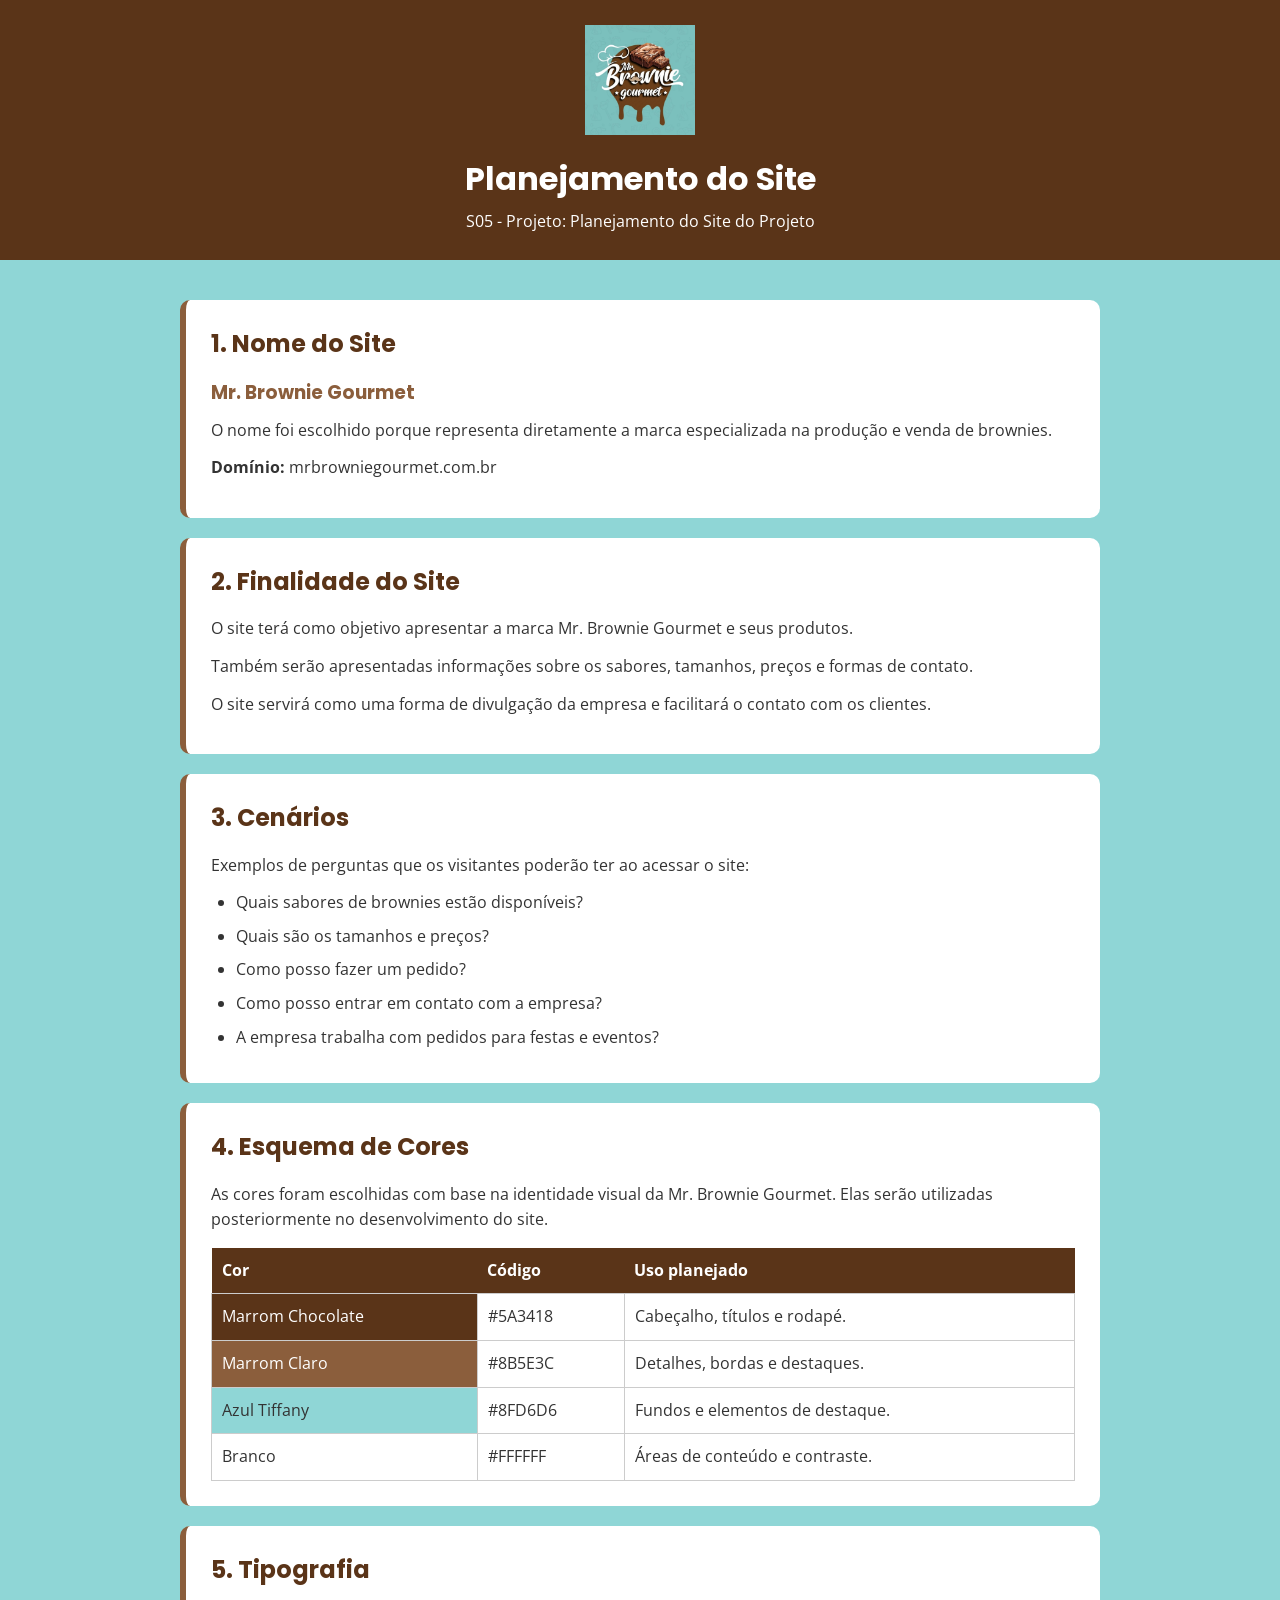
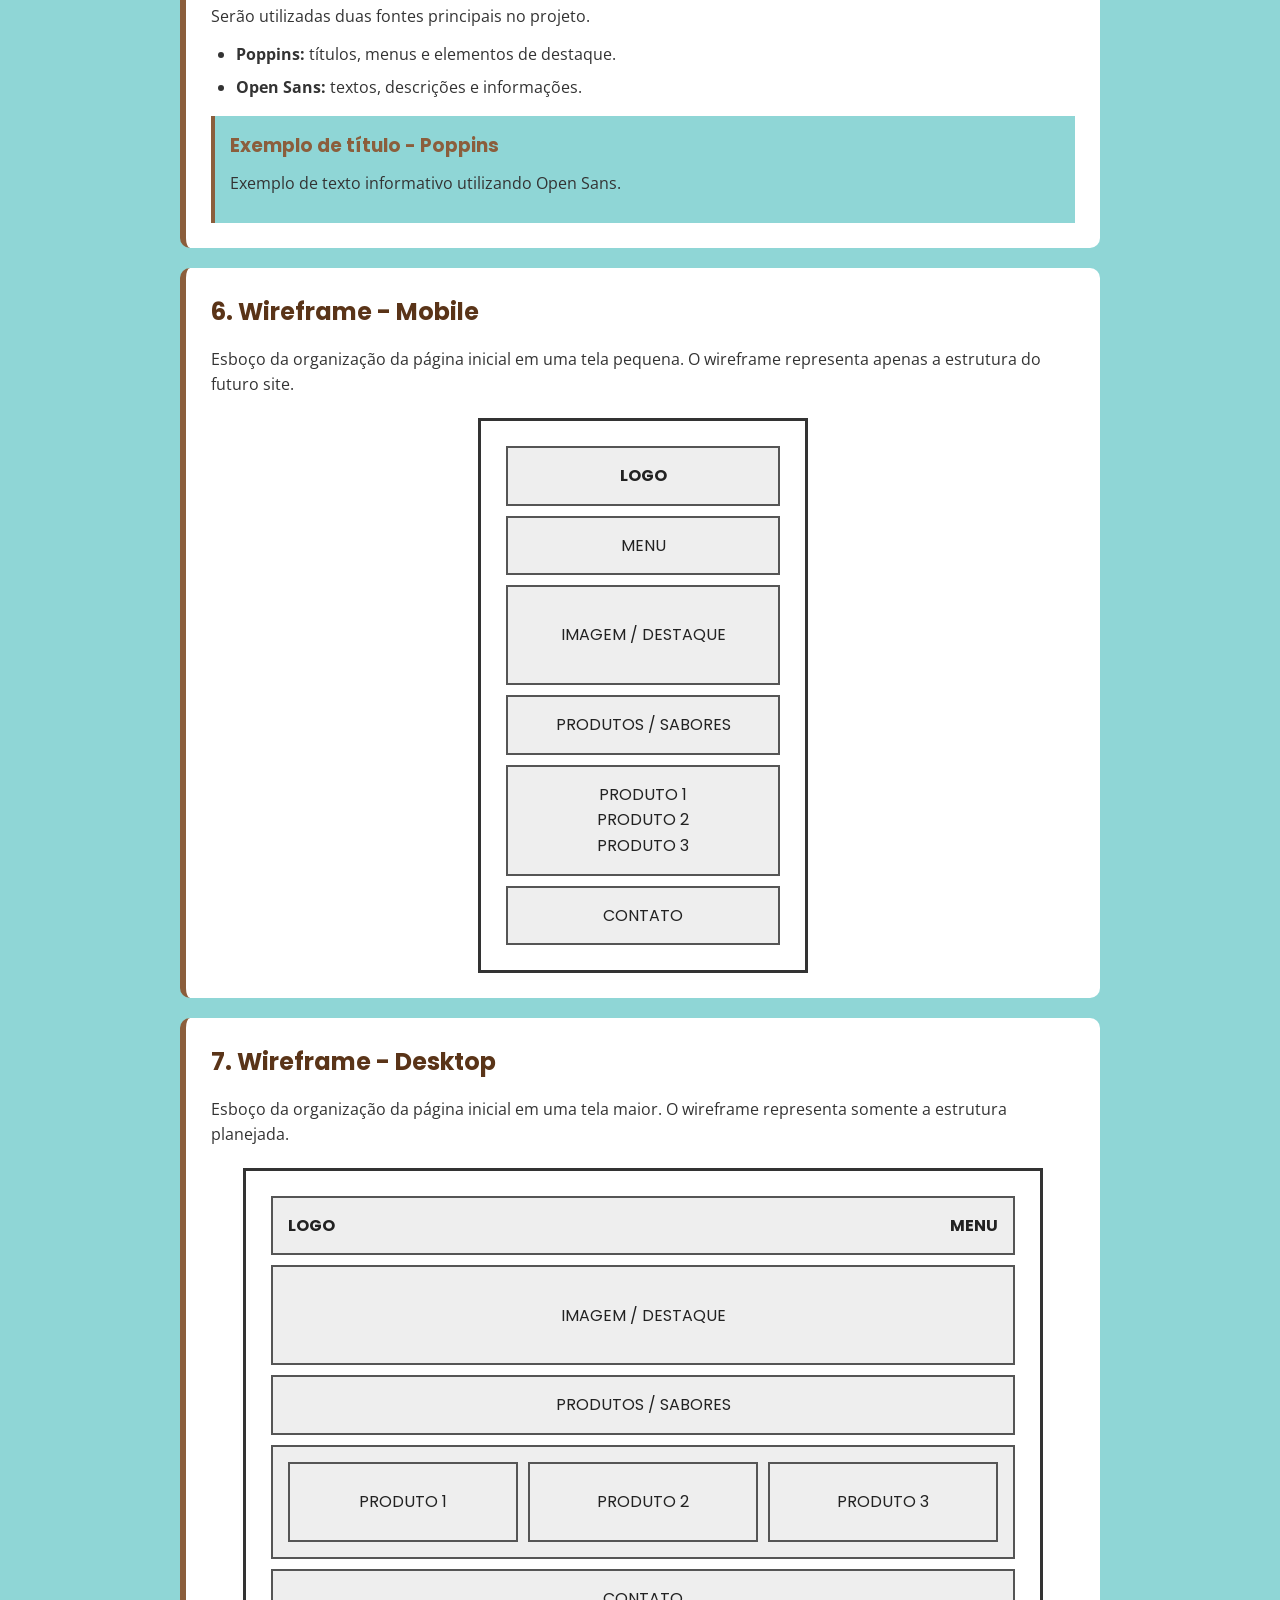
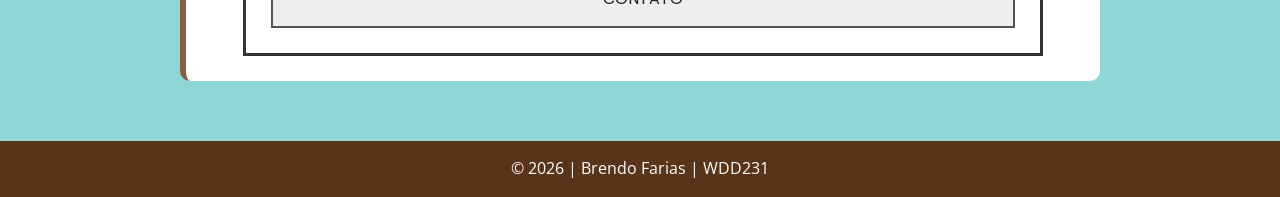
<file: projeto-final/siteplan.html>
<!DOCTYPE html>

<html lang="pt-BR">

<head>
    <meta charset="UTF-8">
    <meta name="viewport" content="width=device-width, initial-scale=1.0">

<meta name="description"
    content="Planejamento do site Mr. Brownie Gourmet para o projeto WDD231.">

<meta name="author" content="Brendo Farias">

<title>S05 - Planejamento do Site | Mr. Brownie Gourmet</title>

<link rel="preconnect" href="https://fonts.googleapis.com">
<link rel="preconnect" href="https://fonts.gstatic.com" crossorigin>

<link
    href="https://fonts.googleapis.com/css2?family=Open+Sans:wght@400;600&family=Poppins:wght@400;600;700&display=swap"
    rel="stylesheet">

<link rel="stylesheet" href="estilos/siteplan.css">

</head>

<body>

<header>
    <img src="imagens/logo.jpeg" alt="Logo Mr. Brownie Gourmet" class="logo">

    <h1>Planejamento do Site</h1>

    <p>S05 - Projeto: Planejamento do Site do Projeto</p>
</header>

<main>

    <section class="card">
        <h2>1. Nome do Site</h2>

        <h3>Mr. Brownie Gourmet</h3>

        <p>
            O nome foi escolhido porque representa diretamente a marca
            especializada na produção e venda de brownies.
        </p>

        <p>
            <strong>Domínio:</strong> mrbrowniegourmet.com.br
        </p>
    </section>


    <section class="card">
        <h2>2. Finalidade do Site</h2>

        <p>
            O site terá como objetivo apresentar a marca Mr. Brownie Gourmet
            e seus produtos.
        </p>

        <p>
            Também serão apresentadas informações sobre os sabores,
            tamanhos, preços e formas de contato.
        </p>

        <p>
            O site servirá como uma forma de divulgação da empresa e
            facilitará o contato com os clientes.
        </p>
    </section>


    <section class="card">
        <h2>3. Cenários</h2>

        <p>
            Exemplos de perguntas que os visitantes poderão ter ao acessar
            o site:
        </p>

        <ul>
            <li>Quais sabores de brownies estão disponíveis?</li>
            <li>Quais são os tamanhos e preços?</li>
            <li>Como posso fazer um pedido?</li>
            <li>Como posso entrar em contato com a empresa?</li>
            <li>A empresa trabalha com pedidos para festas e eventos?</li>
        </ul>
    </section>


    <section class="card">
        <h2>4. Esquema de Cores</h2>

        <p>
            As cores foram escolhidas com base na identidade visual da
            Mr. Brownie Gourmet. Elas serão utilizadas posteriormente
            no desenvolvimento do site.
        </p>

        <table>
            <thead>
                <tr>
                    <th>Cor</th>
                    <th>Código</th>
                    <th>Uso planejado</th>
                </tr>
            </thead>

            <tbody>
                <tr>
                    <td class="cor-marrom">Marrom Chocolate</td>
                    <td>#5A3418</td>
                    <td>Cabeçalho, títulos e rodapé.</td>
                </tr>

                <tr>
                    <td class="cor-marrom-claro">Marrom Claro</td>
                    <td>#8B5E3C</td>
                    <td>Detalhes, bordas e destaques.</td>
                </tr>

                <tr>
                    <td class="cor-tiffany">Azul Tiffany</td>
                    <td>#8FD6D6</td>
                    <td>Fundos e elementos de destaque.</td>
                </tr>

                <tr>
                    <td class="cor-branco">Branco</td>
                    <td>#FFFFFF</td>
                    <td>Áreas de conteúdo e contraste.</td>
                </tr>
            </tbody>
        </table>
    </section>


    <section class="card">
        <h2>5. Tipografia</h2>

        <p>
            Serão utilizadas duas fontes principais no projeto.
        </p>

        <ul>
            <li>
                <strong>Poppins:</strong>
                títulos, menus e elementos de destaque.
            </li>

            <li>
                <strong>Open Sans:</strong>
                textos, descrições e informações.
            </li>
        </ul>

        <div class="exemplo-fontes">
            <h3>Exemplo de título - Poppins</h3>

            <p>
                Exemplo de texto informativo utilizando Open Sans.
            </p>
        </div>
    </section>


    <section class="card">
        <h2>6. Wireframe - Mobile</h2>

        <p>
            Esboço da organização da página inicial em uma tela pequena.
            O wireframe representa apenas a estrutura do futuro site.
        </p>

        <div class="wireframe mobile">

            <div class="wf-logo">
                LOGO
            </div>

            <div>
                MENU
            </div>

            <div class="wf-destaque">
                IMAGEM / DESTAQUE
            </div>

            <div>
                PRODUTOS / SABORES
            </div>

            <div class="wf-produtos">
                PRODUTO 1<br>
                PRODUTO 2<br>
                PRODUTO 3
            </div>

            <div>
                CONTATO
            </div>

        </div>
    </section>


    <section class="card">
        <h2>7. Wireframe - Desktop</h2>

        <p>
            Esboço da organização da página inicial em uma tela maior.
            O wireframe representa somente a estrutura planejada.
        </p>

        <div class="wireframe desktop">

            <div class="wf-topo">
                <span>LOGO</span>
                <span>MENU</span>
            </div>

            <div class="wf-destaque">
                IMAGEM / DESTAQUE
            </div>

            <div>
                PRODUTOS / SABORES
            </div>

            <div class="wf-produtos-desktop">
                <span>PRODUTO 1</span>
                <span>PRODUTO 2</span>
                <span>PRODUTO 3</span>
            </div>

            <div>
                CONTATO
            </div>

        </div>
    </section>

</main>


<footer>
    <p>&copy; 2026 | Brendo Farias | WDD231</p>
</footer>

</body>

</html>
</file>
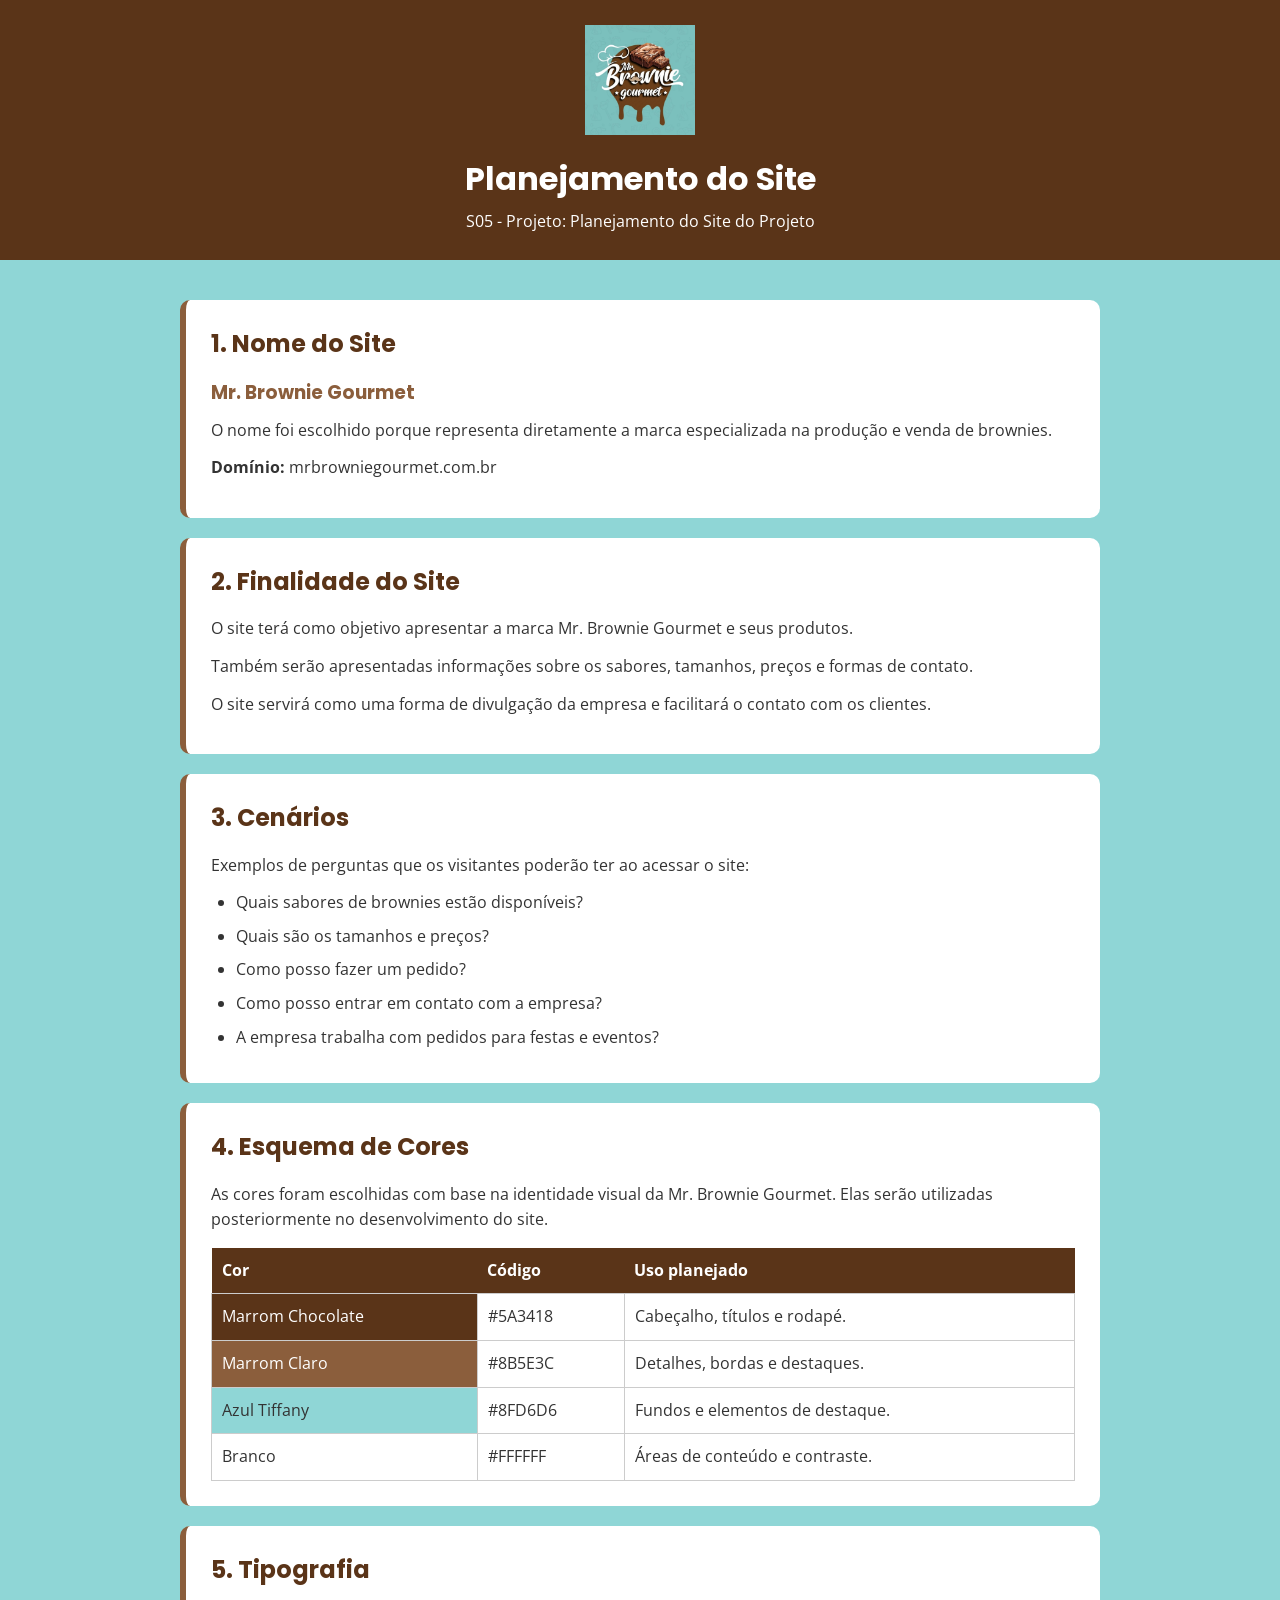
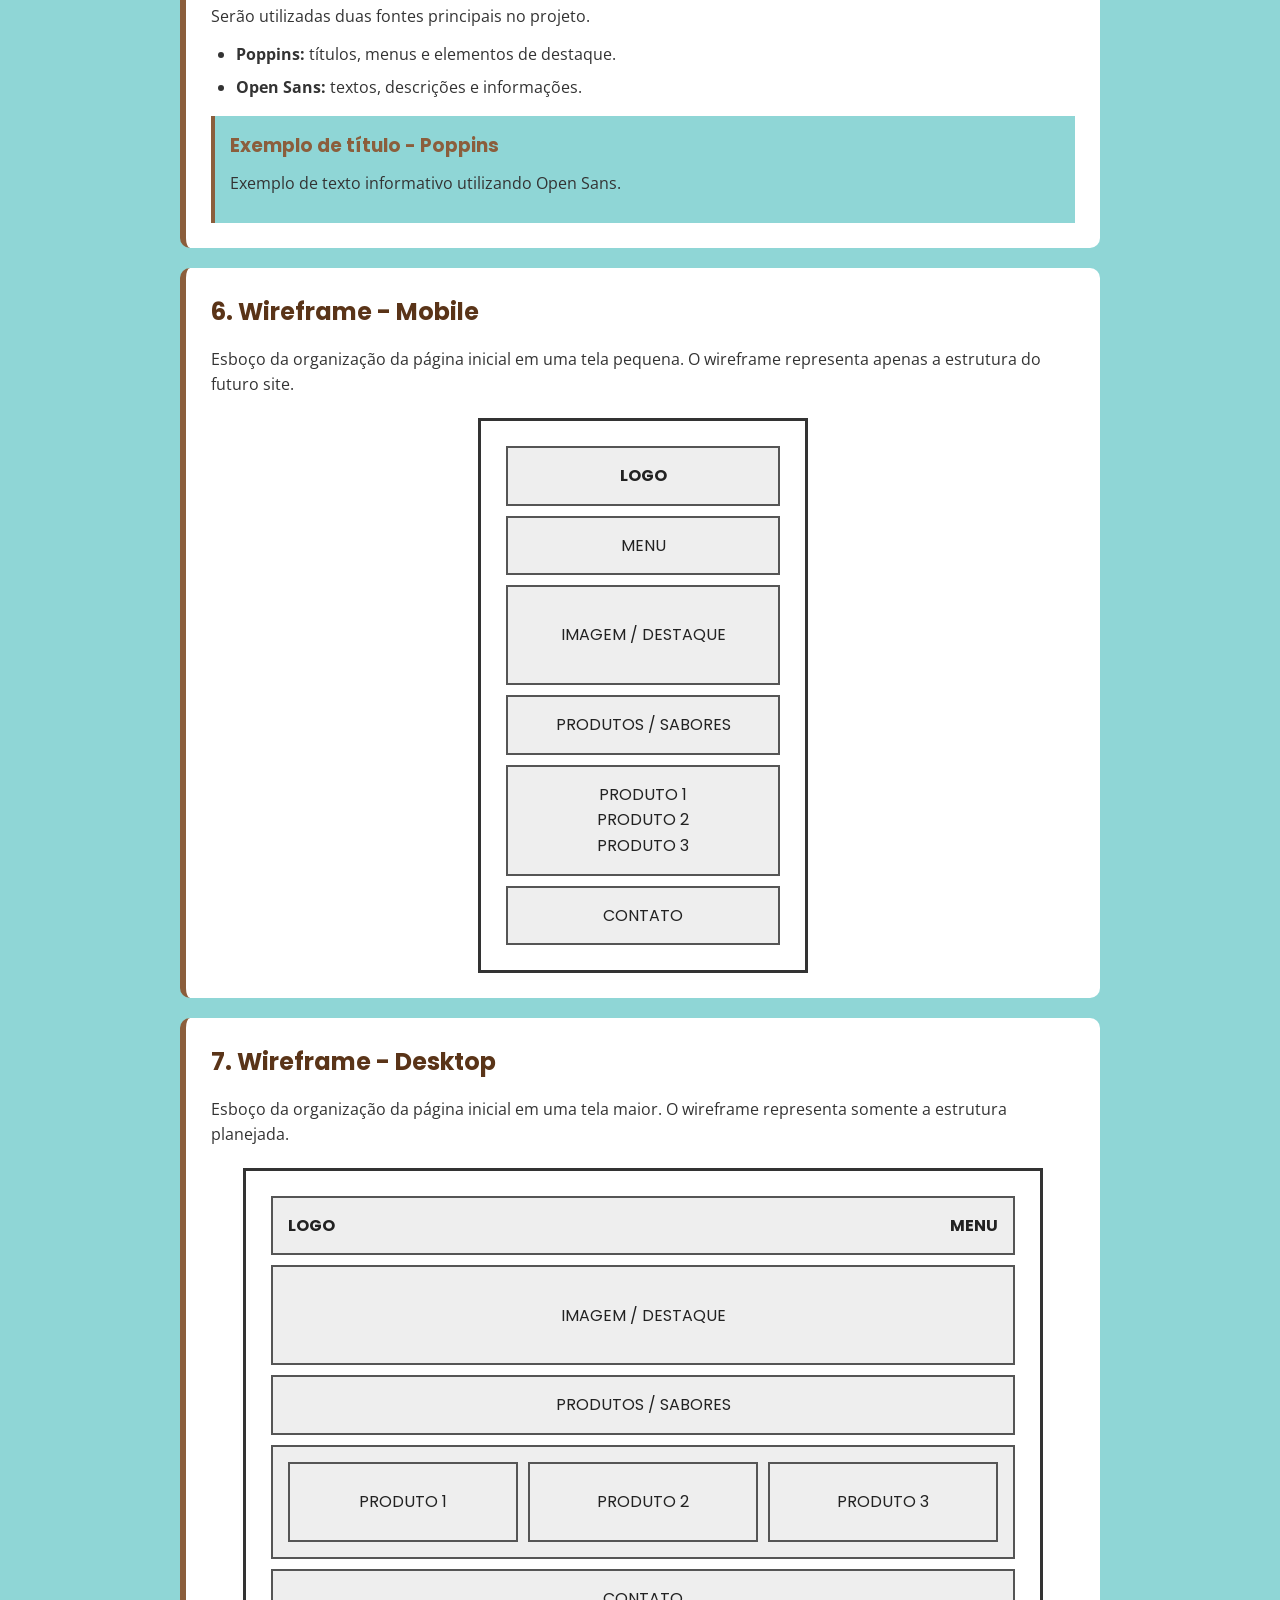
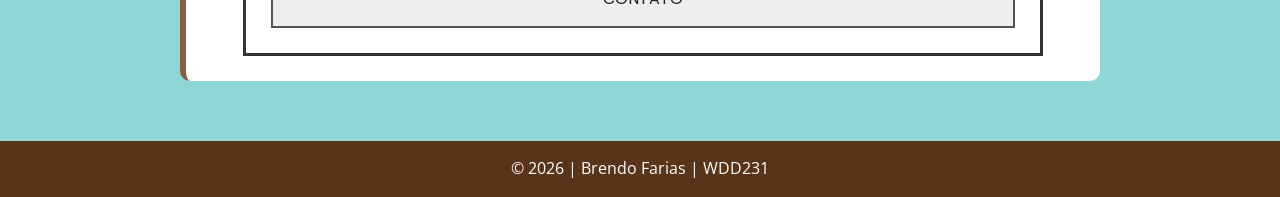
<file: semana05/siteplan.html>
<!DOCTYPE html>

<html lang="pt-BR">

<head>
    <meta charset="UTF-8">
    <meta name="viewport" content="width=device-width, initial-scale=1.0">

<meta name="description"
    content="Planejamento do site Mr. Brownie Gourmet para o projeto WDD231.">

<meta name="author" content="Brendo Farias">

<title>S05 - Planejamento do Site | Mr. Brownie Gourmet</title>

<link rel="preconnect" href="https://fonts.googleapis.com">
<link rel="preconnect" href="https://fonts.gstatic.com" crossorigin>

<link
    href="https://fonts.googleapis.com/css2?family=Open+Sans:wght@400;600&family=Poppins:wght@400;600;700&display=swap"
    rel="stylesheet">

<link rel="stylesheet" href="styles/siteplan.css">

</head>

<body>

<header>
    <img src="imagens/logo.jpeg" alt="Logo Mr. Brownie Gourmet" class="logo">

    <h1>Planejamento do Site</h1>

    <p>S05 - Projeto: Planejamento do Site do Projeto</p>
</header>

<main>

    <section class="card">
        <h2>1. Nome do Site</h2>

        <h3>Mr. Brownie Gourmet</h3>

        <p>
            O nome foi escolhido porque representa diretamente a marca
            especializada na produção e venda de brownies.
        </p>

        <p>
            <strong>Domínio:</strong> mrbrowniegourmet.com.br
        </p>
    </section>


    <section class="card">
        <h2>2. Finalidade do Site</h2>

        <p>
            O site terá como objetivo apresentar a marca Mr. Brownie Gourmet
            e seus produtos.
        </p>

        <p>
            Também serão apresentadas informações sobre os sabores,
            tamanhos, preços e formas de contato.
        </p>

        <p>
            O site servirá como uma forma de divulgação da empresa e
            facilitará o contato com os clientes.
        </p>
    </section>


    <section class="card">
        <h2>3. Cenários</h2>

        <p>
            Exemplos de perguntas que os visitantes poderão ter ao acessar
            o site:
        </p>

        <ul>
            <li>Quais sabores de brownies estão disponíveis?</li>
            <li>Quais são os tamanhos e preços?</li>
            <li>Como posso fazer um pedido?</li>
            <li>Como posso entrar em contato com a empresa?</li>
            <li>A empresa trabalha com pedidos para festas e eventos?</li>
        </ul>
    </section>


    <section class="card">
        <h2>4. Esquema de Cores</h2>

        <p>
            As cores foram escolhidas com base na identidade visual da
            Mr. Brownie Gourmet. Elas serão utilizadas posteriormente
            no desenvolvimento do site.
        </p>

        <table>
            <thead>
                <tr>
                    <th>Cor</th>
                    <th>Código</th>
                    <th>Uso planejado</th>
                </tr>
            </thead>

            <tbody>
                <tr>
                    <td class="cor-marrom">Marrom Chocolate</td>
                    <td>#5A3418</td>
                    <td>Cabeçalho, títulos e rodapé.</td>
                </tr>

                <tr>
                    <td class="cor-marrom-claro">Marrom Claro</td>
                    <td>#8B5E3C</td>
                    <td>Detalhes, bordas e destaques.</td>
                </tr>

                <tr>
                    <td class="cor-tiffany">Azul Tiffany</td>
                    <td>#8FD6D6</td>
                    <td>Fundos e elementos de destaque.</td>
                </tr>

                <tr>
                    <td class="cor-branco">Branco</td>
                    <td>#FFFFFF</td>
                    <td>Áreas de conteúdo e contraste.</td>
                </tr>
            </tbody>
        </table>
    </section>


    <section class="card">
        <h2>5. Tipografia</h2>

        <p>
            Serão utilizadas duas fontes principais no projeto.
        </p>

        <ul>
            <li>
                <strong>Poppins:</strong>
                títulos, menus e elementos de destaque.
            </li>

            <li>
                <strong>Open Sans:</strong>
                textos, descrições e informações.
            </li>
        </ul>

        <div class="exemplo-fontes">
            <h3>Exemplo de título - Poppins</h3>

            <p>
                Exemplo de texto informativo utilizando Open Sans.
            </p>
        </div>
    </section>


    <section class="card">
        <h2>6. Wireframe - Mobile</h2>

        <p>
            Esboço da organização da página inicial em uma tela pequena.
            O wireframe representa apenas a estrutura do futuro site.
        </p>

        <div class="wireframe mobile">

            <div class="wf-logo">
                LOGO
            </div>

            <div>
                MENU
            </div>

            <div class="wf-destaque">
                IMAGEM / DESTAQUE
            </div>

            <div>
                PRODUTOS / SABORES
            </div>

            <div class="wf-produtos">
                PRODUTO 1<br>
                PRODUTO 2<br>
                PRODUTO 3
            </div>

            <div>
                CONTATO
            </div>

        </div>
    </section>


    <section class="card">
        <h2>7. Wireframe - Desktop</h2>

        <p>
            Esboço da organização da página inicial em uma tela maior.
            O wireframe representa somente a estrutura planejada.
        </p>

        <div class="wireframe desktop">

            <div class="wf-topo">
                <span>LOGO</span>
                <span>MENU</span>
            </div>

            <div class="wf-destaque">
                IMAGEM / DESTAQUE
            </div>

            <div>
                PRODUTOS / SABORES
            </div>

            <div class="wf-produtos-desktop">
                <span>PRODUTO 1</span>
                <span>PRODUTO 2</span>
                <span>PRODUTO 3</span>
            </div>

            <div>
                CONTATO
            </div>

        </div>
    </section>

</main>


<footer>
    <p>&copy; 2026 | Brendo Farias | WDD231</p>
</footer>

</body>

</html>
</file>
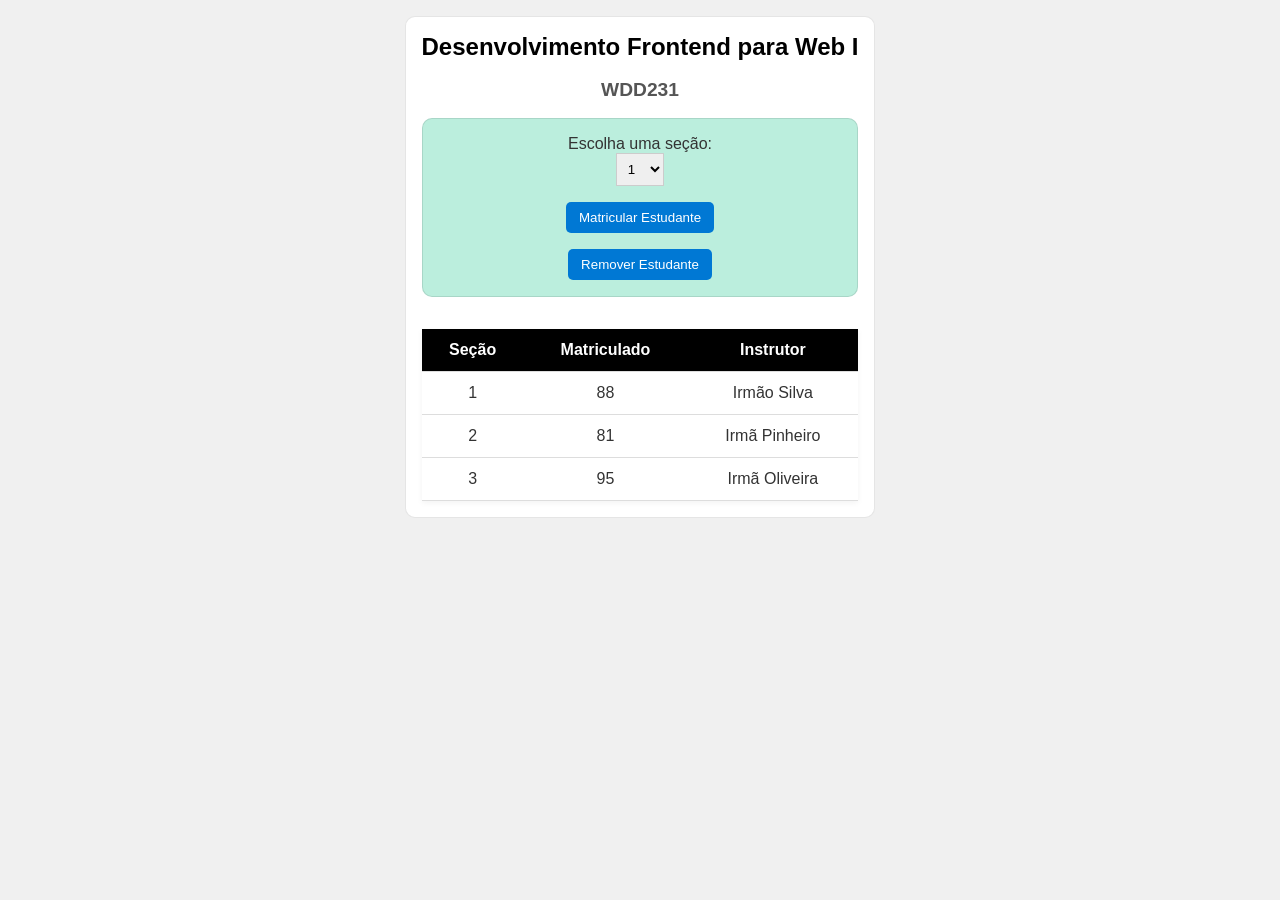
<file: semana03/modulos/modulos.html>
<!DOCTYPE html>
<html lang="pt-BR">
<head>
  <meta charset="UTF-8">
  <meta name="viewport" content="width=device-width, initial-scale=1.0">
  <meta name="description" content="Exemplo de módulos JavaScript com curso e seções">
  <title>Exemplo de Módulos: Curso e Seções</title>
  <link rel="stylesheet" href="modulos.css">
</head>

<body>
  <main>
    <h1 id="nomeCurso"></h1>
    <h2 id="codigoCurso"></h2>

    <div id="matricula">
      <p>Escolha uma seção:</p>

      <select id="numeroSecao"></select>

      <button id="matricularEstudante">Matricular Estudante</button>
      <button id="removerEstudante">Remover Estudante</button>
    </div>

    <table>
      <thead>
        <tr>
          <th>Seção</th>
          <th>Matriculado</th>
          <th>Instrutor</th>
        </tr>
      </thead>

      <tbody id="secoes"></tbody>
    </table>
  </main>

  <script type="module" src="scripts/modulos.mjs"></script>
</body>
</html>
</file>
<file: estilos/telas-pequenas.css>
* {
    box-sizing: border-box;
}

body {
    margin: 0;
    font-family: "Roboto", Arial, sans-serif;
    color: #172033;
    background-color: #f4f6f8;
    line-height: 1.6;
}

header {
    background-color: #172033;
    color: white;
    padding: 1rem;
}

.brand {
    display: flex;
    align-items: center;
    gap: 0.8rem;
    font-size: 1.2rem;
    font-weight: 700;
}

.logo {
    width: 48px;
    height: 48px;
    fill: white;
}

.logo text {
    fill: #172033;
    font-size: 20px;
    font-weight: 700;
}

.menu-button {
    position: absolute;
    right: 1rem;
    top: 1.25rem;

    background: transparent;
    border: none;

    color: white;
    font-size: 1.8rem;

    cursor: pointer;
}

nav {
    display: none;
    flex-direction: column;
    margin-top: 1rem;
}

nav.open {
    display: flex;
}

nav a {
    color: white;
    text-decoration: none;

    padding: 0.8rem 1rem;

    border-radius: 5px;
    text-align: center;
}

nav a:hover,
nav a.active {
    background-color: #4267a8;
}

main {
    max-width: 1100px;
    margin: auto;
    padding: 1rem;
}

h1 {
    border-bottom: 4px solid #4267a8;
    padding-bottom: 0.5rem;
}

.content-grid {
    display: grid;
    gap: 1rem;
}

section {
    background-color: white;
    border: 1px solid #d8dee8;
    border-radius: 8px;
    overflow: hidden;
}

section h2 {
    margin: 0;
    padding: 0.8rem 1rem;

    background-color: #172033;
    color: white;

    font-size: 1.15rem;
}

section p {
    padding: 0 1rem;
}

.photo {
    min-height: 250px;
    display: grid;
    place-items: center;
    background-color: #dfe6ef;
    font-size: 4rem;
    font-weight: 700;
}

.photo img {
    width: 100%;
    height: 250px;
    object-fit: cover;
    display: block;
}

.certificate {
    padding-bottom: 1rem;
}

.filters {
    display: flex;
    flex-wrap: wrap;
    gap: 0.5rem;

    padding: 1rem;
}

.filter {
    border: 1px solid #172033;

    background-color: white;
    color: #172033;

    padding: 0.6rem 0.8rem;

    border-radius: 5px;

    cursor: pointer;
}

.filter:hover,
.filter.active {
    background-color: #172033;
    color: white;
}

.certificate > p {
    margin-left: 1rem;
}

.course-grid {
    display: grid;
    gap: 0.7rem;

    padding: 0 1rem;
}

.course-card {
    padding: 0.8rem;

    border-radius: 6px;
    border: 1px solid #b9c2cf;

    background-color: #eef1f5;

    text-align: center;

    font-weight: 500;
}

.course-card.completed {
    background-color: #d9f0df;
    border-color: #287a42;
}

.check {
    color: #17652d;
    font-weight: 700;
}

footer {
    margin-top: 2rem;

    padding: 1.5rem 1rem;

    text-align: center;

    background-color: #172033;
    color: white;
}

.social {
    display: flex;
    justify-content: center;
    gap: 0.8rem;

    flex-wrap: wrap;

    margin-bottom: 1rem;
}

.social a {
    color: white;

    padding: 0.4rem 0.7rem;

    border: 1px solid white;
    border-radius: 5px;

    text-decoration: none;
}

.social a:hover {
    background-color: #4267a8;
}

footer p {
    margin: 0.4rem;
}
</file>
<file: estilos/maior.css>
@media (min-width: 700px) {

    header {
        display: flex;
        align-items: center;
        justify-content: space-between;

        padding: 1rem 2rem;
    }

    .menu-button {
        display: none;
    }

    nav {
        display: flex;
        flex-direction: row;

        margin: 0;

        gap: 0.4rem;
    }

    nav a {
        padding: 0.6rem 1rem;
    }

    main {
        padding: 1.5rem 2rem;
    }

    .content-grid {
        grid-template-columns: 2fr 1fr;
    }

    .content-grid section:nth-child(3) {
        grid-column: 1 / -1;
    }

    .course-grid {
        grid-template-columns: repeat(3, 1fr);
    }
}

@media (min-width: 1000px) {

    .course-grid {
        grid-template-columns: repeat(4, 1fr);
    }

}
</file>
<file: camara/estilos/camara.css>
/* ==============================
   VARIÁVEIS
================================= */

:root {
    --cor-principal: #12355b;
    --cor-secundaria: #1f6f8b;
    --cor-destaque: #f2b134;
    --cor-fundo: #f5f5f5;
    --cor-branco: #ffffff;
    --cor-texto: #222222;
    --cor-texto-claro: #666666;
    --cor-borda: #dddddd;
}

/* ==============================
   CONFIGURAÇÕES GERAIS
================================= */

body {
    font-family: "Roboto", sans-serif;
    background-color: var(--cor-fundo);
    color: var(--cor-texto);
    min-width: 320px;
}

h1,
h2,
h3 {
    line-height: 1.2;
}

a {
    text-decoration: none;
}

/* ==============================
   CABEÇALHO
================================= */

header {
    background-color: var(--cor-principal);
    color: var(--cor-branco);
}

.cabecalho {
    max-width: 1200px;
    margin: 0 auto;
    padding: 1rem;
    display: flex;
    align-items: center;
    justify-content: space-between;
    gap: 1rem;
    position: relative;
}

/* ==============================
   LOGO
================================= */

.logo {
    display: flex;
    align-items: center;
    gap: 0.7rem;
    color: var(--cor-branco);
    min-width: 0;
}

.logo-simbolo {
    width: 48px;
    height: 48px;
    background-color: var(--cor-destaque);
    color: var(--cor-principal);
    display: flex;
    align-items: center;
    justify-content: center;
    border-radius: 50%;
    font-weight: bold;
    font-size: 1rem;
    flex-shrink: 0;
}

.logo > span:last-child {
    min-width: 0;
}

.logo strong {
    display: block;
    font-size: 1rem;
    overflow-wrap: break-word;
}

.logo small {
    display: block;
    font-size: 0.75rem;
    opacity: 0.85;
    overflow-wrap: break-word;
}

/* ==============================
   MENU
================================= */

.menu-button {
    border: none;
    background: transparent;
    color: var(--cor-branco);
    font-size: 2rem;
    cursor: pointer;
    flex-shrink: 0;
}

nav {
    display: none;
    flex-direction: column;
    position: absolute;
    top: 100%;
    left: 0;
    width: 100%;
    background-color: var(--cor-principal);
    z-index: 1000;
}

nav.aberto {
    display: flex;
}

nav a {
    padding: 0.8rem 1rem;
    color: var(--cor-branco);
    font-weight: bold;
    text-align: center;
}

nav a:hover,
nav a.ativo {
    background-color: var(--cor-destaque);
    color: var(--cor-principal);
}

/* ==============================
   AJUSTES PARA CELULAR
================================= */

@media screen and (max-width: 599px) {
    .cabecalho {
        padding: 0.8rem;
        gap: 0.5rem;
    }

    .logo {
        flex: 1;
    }

    .logo-simbolo {
        width: 42px;
        height: 42px;
    }

    .logo strong {
        font-size: 0.9rem;
        line-height: 1.1;
    }

    .logo small {
        font-size: 0.7rem;
        line-height: 1.1;
    }

    .menu-button {
        padding: 0.3rem;
    }
}

/* ==============================
   TÍTULO DA PÁGINA
================================= */

.titulo-pagina {
    max-width: 1200px;
    margin: 0 auto;
    padding: 2.5rem 1rem 1.5rem;
    text-align: center;
}

.titulo-pagina h1 {
    color: var(--cor-principal);
    font-size: 2rem;
    margin-bottom: 0.7rem;
}

.titulo-pagina p {
    color: var(--cor-texto-claro);
    max-width: 650px;
    margin: 0 auto;
}

/* ==============================
   CONTROLES DO DIRETÓRIO
================================= */

.controles-diretorio {
    max-width: 1200px;
    margin: 0 auto;
    padding: 0 1rem 1.5rem;
    display: flex;
    flex-direction: column;
    gap: 1rem;
}

.controles-diretorio h2 {
    color: var(--cor-principal);
}

.botoes-visualizacao {
    display: flex;
    gap: 0.5rem;
}

.botao-visualizacao {
    border: 2px solid var(--cor-principal);
    background-color: var(--cor-branco);
    color: var(--cor-principal);
    padding: 0.6rem 1.2rem;
    border-radius: 5px;
    cursor: pointer;
    font-weight: bold;
}

.botao-visualizacao:hover,
.botao-visualizacao.ativo {
    background-color: var(--cor-principal);
    color: var(--cor-branco);
}

/* ==============================
   ÁREA DOS MEMBROS
================================= */

#membros {
    max-width: 1200px;
    margin: 0 auto;
    padding: 0 1rem 3rem;
}

/* ==============================
   VISUALIZAÇÃO EM GRADE
================================= */

.grade {
    display: grid;
    grid-template-columns: 1fr;
    gap: 1.2rem;
}

.cartao-membro {
    background-color: var(--cor-branco);
    border: 1px solid var(--cor-borda);
    border-radius: 8px;
    padding: 1.2rem;
    box-shadow: 0 2px 6px rgba(0, 0, 0, 0.08);
    text-align: center;
}

.cartao-membro img {
    width: 100%;
    max-width: 220px;
    height: 140px;
    object-fit: contain;
    margin: 0 auto 1rem;
}

.cartao-membro h3 {
    color: var(--cor-principal);
    margin-bottom: 0.6rem;
}

.cartao-membro p {
    margin-bottom: 0.4rem;
}

.cartao-membro .nivel {
    display: inline-block;
    margin-top: 0.7rem;
    padding: 0.3rem 0.7rem;
    border-radius: 4px;
    background-color: var(--cor-destaque);
    color: var(--cor-principal);
    font-weight: bold;
}

.cartao-membro a {
    display: inline-block;
    margin-top: 0.7rem;
    color: var(--cor-secundaria);
    font-weight: bold;
}

.cartao-membro a:hover {
    text-decoration: underline;
}

/* ==============================
   VISUALIZAÇÃO EM LISTA
================================= */

.lista {
    display: flex;
    flex-direction: column;
    gap: 0.8rem;
}

.lista .cartao-membro {
    border-radius: 8px;
    box-shadow: none;
    display: block;
    text-align: left;
    padding: 1rem;
}

.lista .cartao-membro img {
    display: none;
}

.lista .cartao-membro h3 {
    margin-bottom: 0.5rem;
}

.lista .cartao-membro p {
    margin: 0.3rem 0;
}

/* ==============================
   RODAPÉ
================================= */

footer {
    background-color: var(--cor-principal);
    color: var(--cor-branco);
    margin-top: 2rem;
}

.rodape-conteudo {
    max-width: 1200px;
    margin: 0 auto;
    padding: 2rem 1rem;
    display: grid;
    grid-template-columns: 1fr;
    gap: 2rem;
}

.rodape-conteudo h2 {
    font-size: 1.1rem;
    margin-bottom: 0.7rem;
}

.rodape-info p {
    margin-bottom: 0.3rem;
}

.redes-sociais {
    display: flex;
    gap: 0.7rem;
    flex-wrap: wrap;
}

.redes-sociais a {
    background-color: var(--cor-secundaria);
    padding: 0.5rem 0.8rem;
    border-radius: 4px;
}

.redes-sociais a:hover {
    background-color: var(--cor-destaque);
    color: var(--cor-principal);
}

.rodape-desenvolvimento {
    border-top: 1px solid rgba(255, 255, 255, 0.25);
    max-width: 1200px;
    margin: 0 auto;
    padding: 1rem;
    text-align: center;
    font-size: 0.9rem;
}

.rodape-desenvolvimento p {
    margin-bottom: 0.3rem;
}

/* ==============================
   TELAS MÉDIAS
================================= */

@media screen and (min-width: 600px) {
    .cabecalho {
        flex-wrap: wrap;
    }

    .menu-button {
        display: none;
    }

    nav {
        display: flex;
        flex-direction: row;
        position: static;
        width: auto;
        margin-left: auto;
    }

    nav a {
        padding: 0.7rem 1rem;
    }

    .titulo-pagina h1 {
        font-size: 2.5rem;
    }

    .controles-diretorio {
        flex-direction: row;
        align-items: center;
        justify-content: space-between;
    }

    .grade {
        grid-template-columns: repeat(2, 1fr);
    }

    .rodape-conteudo {
        grid-template-columns: 2fr 1fr;
    }
}

/* ==============================
   TELAS GRANDES
================================= */

@media screen and (min-width: 900px) {
    .grade {
        grid-template-columns: repeat(3, 1fr);
    }

    .titulo-pagina {
        padding-top: 3rem;
    }
}
</file>
<file: camara/estilos/inicio.css>
/* ==============================
   PÁGINA INICIAL - CÂMARA
   ============================== */

/* ==============================
   HERO
   ============================== */

   .hero {
    position: relative;
    width: 100%;
    overflow: hidden;
}

.hero img {
    display: block;
    width: 100%;
    height: auto;
}

.hero-conteudo {
    position: absolute;
    top: 50%;
    left: 8%;
    transform: translateY(-50%);
    max-width: 600px;
    padding: 2rem;
    background-color: rgba(18, 53, 91, 0.9);
    color: white;
    box-sizing: border-box;
}

.hero-conteudo h1 {
    margin-top: 0;
    font-size: 2.2rem;
    line-height: 1.2;
}

.hero-conteudo p {
    font-size: 1.1rem;
    line-height: 1.6;
}

.botao-cta {
    display: inline-block;
    margin-top: 1rem;
    padding: 0.9rem 1.5rem;
    background-color: #f2b134;
    color: #12355b;
    font-weight: 700;
    text-decoration: none;
    border-radius: 5px;
}

.botao-cta:hover {
    background-color: #ffffff;
}

/* ==============================
   SEÇÕES
   ============================== */

.inicio-secao {
    max-width: 1200px;
    margin: 0 auto;
    padding: 2.5rem 1rem;
}

.inicio-secao h2 {
    margin-bottom: 1rem;
    color: #12355b;
}

.inicio-secao > p {
    line-height: 1.6;
}

/* ==============================
   EVENTOS
   ============================== */

.eventos {
    display: grid;
    grid-template-columns: 1fr;
    gap: 1rem;
}

.evento {
    padding: 1.5rem;
    border: 1px solid #ddd;
    border-radius: 8px;
    background-color: #f5f5f5;
}

.evento h3 {
    color: #12355b;
}

.evento p {
    line-height: 1.5;
}

/* ==============================
   CLIMA
   ============================== */

.clima {
    background-color: #f5f5f5;
    max-width: none;
    padding-left: max(1rem, calc((100% - 1200px) / 2));
    padding-right: max(1rem, calc((100% - 1200px) / 2));
}

.clima-atual {
    display: grid;
    grid-template-columns: 1fr;
    gap: 2rem;
}

.clima-atual > div {
    padding: 1.5rem;
    background-color: white;
    border-radius: 8px;
}

.clima-atual h3 {
    color: #12355b;
}

#previsao {
    display: grid;
    grid-template-columns: 1fr;
    gap: 1rem;
}

.previsao-dia {
    padding: 1rem;
    border: 1px solid #ddd;
    border-radius: 6px;
}

.previsao-dia h4 {
    margin-top: 0;
    color: #12355b;
}

/* ==============================
   DESTAQUES
   ============================== */

.destaques {
    display: grid;
    grid-template-columns: 1fr;
    gap: 1.5rem;
    margin-top: 1.5rem;
}

.membro-destaque {
    padding: 1.5rem;
    border: 1px solid #ddd;
    border-radius: 8px;
    background-color: white;
    box-shadow: 0 2px 5px rgba(0, 0, 0, 0.08);
}

.membro-destaque img {
    display: block;
    width: 150px;
    height: 100px;
    object-fit: contain;
    margin: 0 auto 1rem;
}

.membro-destaque h3 {
    color: #12355b;
    margin-bottom: 1rem;
}

.membro-destaque p {
    margin: 0.5rem 0;
    line-height: 1.5;
}

.membro-destaque a {
    color: #12355b;
    font-weight: 700;
}

.nivel-membro {
    display: inline-block;
    margin-top: 0.5rem;
    padding: 0.4rem 0.7rem;
    background-color: #f2b134;
    color: #12355b;
    font-weight: 700;
    border-radius: 4px;
}

/* ==============================
   TELAS MAIORES
   ============================== */

@media screen and (min-width: 700px) {

    .eventos {
        grid-template-columns: repeat(3, 1fr);
    }

    .clima-atual {
        grid-template-columns: 1fr 2fr;
    }

    #previsao {
        grid-template-columns: repeat(3, 1fr);
    }

    .destaques {
        grid-template-columns: repeat(3, 1fr);
    }

    /* Capa no desktop */
    .hero img {
        width: 100%;
        height: auto;
    }

    .hero-conteudo {
        left: 8%;
        max-width: 600px;
        padding: 2rem;
    }

    .hero-conteudo h1 {
        font-size: 2.7rem;
        line-height: 1.2;
    }
}

/* ==============================
   TELAS PEQUENAS / CELULAR
   ============================== */

@media screen and (max-width: 699px) {

    .hero {
        width: 100%;
        overflow: hidden;
    }

    .hero img {
        width: 100%;
        height: auto;
    }

    .hero-conteudo {
        top: 50%;
        left: 5%;
        right: 5%;
        transform: translateY(-50%);
        max-width: none;
        width: auto;
        padding: 1rem;
        box-sizing: border-box;
    }

    .hero-conteudo h1 {
        font-size: 1.4rem;
        line-height: 1.2;
        margin-top: 0;
        margin-bottom: 0.7rem;
    }

    .hero-conteudo p {
        font-size: 0.9rem;
        line-height: 1.4;
    }

    .botao-cta {
        padding: 0.7rem 1rem;
        font-size: 0.9rem;
    }
}
</file>
<file: projeto-final/estilos/estilos.css>
/* =========================================================
   MR. BROWNIE GOURMET
   Estilos gerais, responsividade e acessibilidade
   ========================================================= */

   :root {
    --marrom-escuro: #4b2818;
    --marrom: #5a3418;
    --marrom-texto: #3d2418;
    --marrom-claro: #8a5235;
    --creme: #fff8f2;
    --branco: #ffffff;
    --destaque: #8fd6d6;
    --borda: #e4d3c5;
    --sombra: 0 4px 16px rgba(61, 36, 24, 0.12);
    --largura-maxima: 1200px;
  }
  
  * {
    box-sizing: border-box;
    margin: 0;
    padding: 0;
  }
  
  html {
    scroll-behavior: smooth;
    scroll-padding-top: 90px;
  }
  
  body {
    min-width: 320px;
    font-family: Arial, Helvetica, sans-serif;
    line-height: 1.6;
    color: var(--marrom-texto);
    background: var(--creme);
  }
  
  img {
    display: block;
    max-width: 100%;
    height: auto;
  }
  
  a {
    color: var(--marrom-escuro);
    overflow-wrap: anywhere;
  }
  
  button,
  input,
  select,
  textarea {
    font: inherit;
  }
  
  button,
  select {
    cursor: pointer;
  }
  
  button,
  .button,
  .botao,
  .botao-whatsapp {
    display: inline-block;
    padding: 12px 22px;
    border: 2px solid var(--marrom-escuro);
    border-radius: 8px;
    background: var(--marrom-escuro);
    color: var(--branco);
    font-weight: 700;
    text-align: center;
    text-decoration: none;
    transition: background-color 0.2s ease, color 0.2s ease;
  }
  
  button:hover,
  .button:hover,
  .botao:hover,
  .botao-whatsapp:hover {
    background: var(--branco);
    color: var(--marrom-escuro);
  }
  
  button:disabled {
    cursor: not-allowed;
    opacity: 0.6;
  }
  
  :focus-visible {
    outline: 3px solid #006b70;
    outline-offset: 4px;
  }
  
  .skip-link {
    position: absolute;
    top: -100px;
    left: 12px;
    z-index: 2000;
    padding: 12px 16px;
    background: var(--branco);
    color: var(--marrom-escuro);
  }
  
  .skip-link:focus {
    top: 12px;
  }
  
  .container {
    width: 100%;
    max-width: var(--largura-maxima);
    margin-right: auto;
    margin-left: auto;
  }
  
  section {
    padding: 64px 24px;
  }
  
  h1,
  h2,
  h3 {
    line-height: 1.25;
    color: var(--marrom-escuro);
  }
  
  h1 {
    margin-bottom: 20px;
    font-size: clamp(2rem, 5vw, 3.4rem);
  }
  
  h2 {
    margin-bottom: 18px;
    font-size: clamp(1.6rem, 3vw, 2.3rem);
  }
  
  h3 {
    margin-bottom: 12px;
    font-size: 1.3rem;
  }
  
  p {
    margin-bottom: 16px;
  }
  
  .eyebrow {
    margin-bottom: 12px;
    color: var(--marrom-escuro);
    font-size: 0.85rem;
    font-weight: 800;
    letter-spacing: 2px;
  }
  
  .section-heading {
    max-width: 780px;
    margin: 0 auto 36px;
    text-align: center;
  }
  
  /* CABEÇALHO E NAVEGAÇÃO */
  .site-header {
    position: relative;
    z-index: 1000;
    width: 100%;
    background: var(--marrom-escuro);
    color: var(--branco);
  }
  
  .header-container {
    display: flex;
    align-items: center;
    justify-content: space-between;
    gap: 24px;
    width: 100%;
    max-width: var(--largura-maxima);
    margin: 0 auto;
    padding: 12px 24px;
  }
  
  .logo-link {
    display: flex;
    align-items: center;
    flex: 0 0 auto;
  }
  
  .logo-link img {
    display: block;
    width: 180px;
    height: 70px;
    object-fit: contain;
  }
  
  .main-navigation {
    display: flex;
    align-items: center;
    justify-content: flex-end;
    gap: 8px;
    margin-left: auto;
  }
  
  .main-navigation a {
    display: inline-block;
    padding: 10px 14px;
    border-radius: 6px;
    color: var(--branco);
    font-weight: 700;
    text-decoration: none;
    white-space: nowrap;
  }
  
  .main-navigation a:hover,
  .main-navigation a.active,
  .main-navigation a[aria-current="page"] {
    background: var(--branco);
    color: var(--marrom-escuro);
  }
  
  .menu-button {
    display: none;
    flex: 0 0 auto;
    min-width: 48px;
    min-height: 48px;
    padding: 8px 12px;
    border: 1px solid var(--branco);
    border-radius: 6px;
    background: transparent;
    color: var(--branco);
    font-size: 1.4rem;
  }
  
  /* PÁGINA INICIAL */
  .hero {
    width: 100%;
    max-width: none;
    margin: 0;
    padding: 0;
  }
  
  .hero-layout {
    display: grid;
    grid-template-columns: minmax(0, 1fr) minmax(0, 1fr);
    align-items: center;
    gap: 48px;
    max-width: var(--largura-maxima);
    margin: 0 auto;
    padding: 64px 24px;
  }
  
  .hero-content p {
    max-width: 600px;
    font-size: 1.1rem;
  }
  
  .hero-actions {
    display: flex;
    flex-wrap: wrap;
    gap: 12px;
    margin-top: 24px;
  }
  
  .button-primary {
    border-color: var(--marrom-escuro);
    background: var(--marrom-escuro);
    color: var(--branco);
  }
  
  .button-primary:hover {
    background: var(--marrom);
    color: var(--branco);
  }
  
  .button-secondary {
    border-color: var(--marrom-escuro);
    background: transparent;
    color: var(--marrom-escuro);
  }
  
  .button-secondary:hover {
    background: var(--marrom-escuro);
    color: var(--branco);
  }
  
  .hero-image {
    width: 100%;
    overflow: hidden;
    border-radius: 16px;
    box-shadow: var(--sombra);
  }
  
  .hero-image img {
    width: 100%;
    max-height: 500px;
    object-fit: cover;
  }
  
  .story-layout {
    display: grid;
    grid-template-columns: minmax(0, 2fr) minmax(0, 1fr);
    align-items: center;
    gap: 36px;
    max-width: var(--largura-maxima);
    margin: 0 auto;
  }
  
  .story-image img {
    width: 100%;
    max-height: 360px;
    border-radius: 12px;
    object-fit: contain;
  }
  
  .section {
    padding: 64px 24px;
  }
  
  .section-highlight {
    background: #f0dfd1;
  }
  
  .product-overview-grid {
    display: grid;
    grid-template-columns: repeat(4, minmax(0, 1fr));
    gap: 24px;
    max-width: var(--largura-maxima);
    margin: 0 auto;
  }
  
  .product-overview-card {
    min-width: 0;
    overflow: hidden;
    border: 1px solid var(--borda);
    border-radius: 14px;
    background: var(--branco);
    box-shadow: var(--sombra);
  }
  
  .product-overview-card > img {
    width: 100%;
    aspect-ratio: 4 / 3;
    object-fit: cover;
    background: #f0dfd1;
  }
  
  .card-content {
    padding: 20px;
  }
  
  .card-content h3,
  .card-content p {
    overflow-wrap: anywhere;
  }
  
  .section-action {
    margin-top: 32px;
    text-align: center;
  }
  
  .feature-layout {
    display: grid;
    grid-template-columns: minmax(0, 1fr) minmax(0, 1fr);
    align-items: center;
    gap: 36px;
    max-width: var(--largura-maxima);
    margin: 0 auto;
  }
  
  .feature-image img {
    width: 100%;
    max-height: 460px;
    border-radius: 12px;
    object-fit: cover;
  }
  
  .cta-content {
    text-align: center;
  }
  
  .cta-content .hero-actions {
    justify-content: center;
  }
  
  /* PÁGINAS INTERNAS */
  .page-hero {
    padding-top: 54px;
    padding-bottom: 54px;
    background: #f0dfd1;
  }
  
  .page-hero .section-heading {
    margin-bottom: 0;
  }
  
  /* CARTÕES E GRADES */
  .size-grid,
  .delivery-details,
  .partners-grid,
  .size-info-grid {
    display: grid;
    grid-template-columns: repeat(3, minmax(0, 1fr));
    gap: 24px;
    max-width: var(--largura-maxima);
    margin: 0 auto;
  }
  
  .size-info-grid {
    grid-template-columns: repeat(2, minmax(0, 1fr));
  }
  
  .size-card,
  .delivery-card,
  .partner-card,
  .size-info-card {
    min-width: 0;
    padding: 24px;
    border: 1px solid var(--borda);
    border-radius: 12px;
    background: var(--branco);
    box-shadow: var(--sombra);
  }
  
  .partner-card {
    text-align: center;
  }
  
  .partner-card h3 {
    overflow-wrap: anywhere;
  }
  
  .seasonal-section,
  .mini-brownie-section {
    display: grid;
    grid-template-columns: minmax(0, 1fr) minmax(0, 1fr);
    align-items: center;
    gap: 36px;
    background: var(--branco);
  }
  
  .seasonal-section img,
  .mini-brownie-section img {
    width: 100%;
    border-radius: 12px;
    object-fit: cover;
  }
  
  .cta-section {
    display: flex;
    align-items: center;
    justify-content: center;
    flex-wrap: wrap;
    gap: 20px;
    text-align: center;
  }
  
  .cta-section > div {
    flex-basis: 100%;
  }
  
  /* PÁGINA DE SABORES */
  .filter-area {
    display: flex;
    align-items: center;
    justify-content: center;
    flex-wrap: wrap;
    gap: 14px;
    margin: 0 auto 32px;
  }
  
  .filter-area label {
    font-weight: 700;
  }
  
  .filter-area select {
    min-width: 200px;
    padding: 12px;
    border: 1px solid var(--marrom-escuro);
    border-radius: 8px;
    background: var(--branco);
    color: var(--marrom-texto);
  }
  
  .flavor-grid {
    display: grid;
    grid-template-columns: repeat(3, minmax(0, 1fr));
    gap: 26px;
    max-width: var(--largura-maxima);
    margin: 0 auto;
  }
  
  .flavor-card {
    display: flex;
    flex-direction: column;
    min-width: 0;
    overflow: hidden;
    border: 1px solid var(--borda);
    border-radius: 14px;
    background: var(--branco);
    box-shadow: var(--sombra);
  }
  
  .flavor-card img,
  .flavor-image {
    width: 100%;
    aspect-ratio: 4 / 3;
    object-fit: cover;
    background: #f0dfd1;
  }
  
  .flavor-card-content,
  .flavor-content {
    display: flex;
    flex: 1;
    flex-direction: column;
    align-items: flex-start;
    padding: 22px;
  }
  
  .flavor-card-content h3,
  .flavor-content h3,
  .flavor-card-content p,
  .flavor-content p {
    overflow-wrap: anywhere;
  }
  
  .flavor-category,
  .flavor-price {
    font-weight: 700;
  }
  
  .flavor-card-content .favorite-button,
  .flavor-content .favorite-button {
    width: 100%;
    margin-top: auto;
  }
  
  #flavor-message {
    margin: 0 auto 24px;
    text-align: center;
  }
  
  .favorite-section {
    max-width: 780px;
    margin: 36px auto 0;
    padding: 24px;
    border-radius: 12px;
    background: #f0dfd1;
    text-align: center;
  }
  
  /* CONTATO */
  .pagina-contato {
    max-width: 900px;
    margin: 0 auto;
  }
  
  #form-contato {
    display: grid;
    gap: 22px;
    padding: 32px;
    border: 1px solid var(--borda);
    border-radius: 14px;
    background: var(--branco);
    box-shadow: var(--sombra);
  }
  
  .campo {
    display: flex;
    flex-direction: column;
    gap: 8px;
  }
  
  .campo label {
    font-weight: 700;
  }
  
  .campo input,
  .campo select,
  .campo textarea {
    width: 100%;
    min-height: 48px;
    padding: 12px 14px;
    border: 1px solid #73513e;
    border-radius: 7px;
    background: var(--branco);
    color: var(--marrom-texto);
  }
  
  .campo textarea {
    min-height: 140px;
    resize: vertical;
  }
  
  .campo input:focus,
  .campo select:focus,
  .campo textarea:focus {
    border-color: #006b70;
  }
  
  .mensagem-sucesso {
    overflow-wrap: anywhere;
  }
  
  .mensagem-sucesso[hidden],
  [hidden] {
    display: none !important;
  }
  
  .mensagem-sucesso:empty {
    display: none;
  }
  
  .mensagem-sucesso:not(:empty) {
    padding: 20px;
    border: 1px solid var(--borda);
    border-radius: 10px;
    background: var(--creme);
  }
  
  .informacoes-contato {
    background: var(--branco);
  }
  
  .contato-info {
    display: grid;
    grid-template-columns: repeat(3, minmax(0, 1fr));
    gap: 24px;
    max-width: var(--largura-maxima);
    margin: 0 auto;
  }
  
  .contato-info > div {
    min-width: 0;
    padding: 24px;
    border: 1px solid var(--borda);
    border-radius: 12px;
    background: var(--creme);
  }
  
  .contato-info h3,
  .contato-info p {
    overflow-wrap: anywhere;
  }
  
  .social-link {
    display: inline-flex;
    align-items: center;
    flex-wrap: wrap;
    gap: 10px;
    text-decoration: none;
  }
  
  .social-link img {
    width: 32px;
    height: 32px;
    object-fit: contain;
  }
  
  /* MODAL */
  dialog[data-modal] {
    width: min(90%, 600px);
    max-width: 600px;
    max-height: 85vh;
    margin: auto;
    padding: 32px;
    overflow-y: auto;
    border: 1px solid var(--borda);
    border-radius: 14px;
    background: var(--creme);
    color: var(--marrom-texto);
    box-shadow: 0 12px 48px rgba(0, 0, 0, 0.3);
  }
  
  dialog[data-modal]::backdrop {
    background: rgba(30, 18, 12, 0.7);
  }
  
  .modal-content {
    position: relative;
  }
  
  .modal-close {
    float: right;
    margin: 0 0 12px 12px;
  }
  
  /* RODAPÉ */
  .site-footer {
    padding: 48px 24px 20px;
    background: var(--marrom-escuro);
    color: var(--branco);
  }
  
  .site-footer h2,
  .site-footer h3 {
    color: var(--branco);
  }
  
  .site-footer a {
    color: var(--branco);
  }
  
  .footer-content {
    display: grid;
    grid-template-columns: repeat(3, minmax(0, 1fr));
    gap: 36px;
    max-width: var(--largura-maxima);
    margin: 0 auto;
  }
  
  .footer-brand img {
    width: 180px;
    height: 70px;
    margin-bottom: 16px;
    object-fit: contain;
  }
  
  .footer-links,
  .footer-contact {
    display: flex;
    flex-direction: column;
    align-items: flex-start;
    gap: 8px;
  }
  
  .footer-links h2,
  .footer-contact h2 {
    font-size: 1.2rem;
  }
  
  .footer-links a,
  .footer-contact a {
    text-decoration: none;
  }
  
  .footer-bottom,
  .copyright {
    max-width: var(--largura-maxima);
    margin: 32px auto 0;
    padding-top: 20px;
    border-top: 1px solid rgba(255, 255, 255, 0.35);
    text-align: center;
  }
  
  /* TABLETS */
  @media (max-width: 900px) {
    .header-container {
      gap: 12px;
      padding-right: 20px;
      padding-left: 20px;
    }
  
    .logo-link img {
      width: 150px;
      height: 62px;
    }
  
    .main-navigation {
      gap: 4px;
    }
  
    .main-navigation a {
      padding: 8px 10px;
    }
  
    .hero-layout {
      gap: 28px;
    }
  
    .product-overview-grid,
    .size-grid,
    .delivery-details,
    .partners-grid,
    .flavor-grid,
    .contato-info {
      grid-template-columns: repeat(2, minmax(0, 1fr));
    }
  
    .footer-content {
      grid-template-columns: repeat(2, minmax(0, 1fr));
    }
  }
  
  /* CELULARES */
  @media (max-width: 600px) {
    html {
      scroll-padding-top: 20px;
    }
  
    section,
    .section {
      padding: 42px 18px;
    }
  
    .header-container {
      flex-wrap: wrap;
      gap: 12px;
      padding: 12px 18px;
    }
  
    .logo-link img {
      width: 145px;
      height: 58px;
    }
  
    .menu-button {
      display: inline-block;
      margin-left: auto;
    }
  
    .main-navigation {
      display: none;
      flex: 1 0 100%;
      flex-direction: column;
      align-items: stretch;
      gap: 4px;
      margin-left: 0;
      padding-top: 10px;
    }
  
    .main-navigation.open {
      display: flex;
    }
  
    .main-navigation a {
      display: block;
      width: 100%;
      padding: 12px;
      text-align: center;
    }
  
    .hero-layout,
    .story-layout,
    .feature-layout,
    .seasonal-section,
    .mini-brownie-section {
      grid-template-columns: 1fr;
      gap: 28px;
    }
  
    .hero-layout {
      padding: 42px 18px;
    }
  
    .hero-image img {
      max-height: 350px;
    }
  
    .hero-actions {
      flex-direction: column;
      align-items: stretch;
    }
  
    .hero-actions .button {
      width: 100%;
    }
  
    .product-overview-grid,
    .size-grid,
    .delivery-details,
    .partners-grid,
    .size-info-grid,
    .flavor-grid,
    .contato-info,
    .footer-content {
      grid-template-columns: 1fr;
    }
  
    .size-card,
    .delivery-card,
    .partner-card,
    .size-info-card,
    .contato-info > div {
      padding: 20px;
    }
  
    .filter-area {
      align-items: stretch;
      flex-direction: column;
    }
  
    .filter-area select {
      width: 100%;
    }
  
    #form-contato {
      padding: 22px 18px;
    }
  
    .footer-content {
      gap: 28px;
    }
  
    .footer-bottom,
    .copyright {
      font-size: 0.9rem;
    }
  
    dialog[data-modal] {
      padding: 24px 18px;
    }
  }
  
  /* ACESSIBILIDADE: REDUZ MOVIMENTOS */
  @media (prefers-reduced-motion: reduce) {
    *,
    *::before,
    *::after {
      scroll-behavior: auto !important;
      animation-duration: 0.01ms !important;
      animation-iteration-count: 1 !important;
      transition-duration: 0.01ms !important;
    }
  }
</file>
<file: estilos/profetas.css>
* {
    box-sizing: border-box;
}

body {
    font-family: Arial, sans-serif;
    margin: 0;
    background-color: #f1f3f5;
    color: #222;
}

header {
    background-color: #182238;
    color: white;
    text-align: center;
    padding: 2rem 1rem;
}

header h1 {
    margin: 0;
}

main {
    max-width: 1200px;
    margin: 2rem auto;
    padding: 0 1rem;
}

#cartoes {
    display: grid;
    grid-template-columns: repeat(auto-fit, minmax(250px, 1fr));
    gap: 1.5rem;
}

section {
    background-color: white;
    border-radius: 8px;
    padding: 1rem;
    text-align: center;
    box-shadow: 0 2px 8px rgba(0, 0, 0, 0.15);
}

section h2 {
    margin-top: 0;
    color: #182238;
}

section p {
    margin: 0.5rem 0;
}

section img {
    width: 100%;
    max-width: 340px;
    height: 440px;
    object-fit: cover;
    border-radius: 6px;
}

footer {
    background-color: #182238;
    color: white;
    text-align: center;
    padding: 1.5rem;
    margin-top: 2rem;
}
</file>
<file: camara/estilos/agradecimento.css>
/* ================================
   PÁGINA DE AGRADECIMENTO
================================ */

.agradecimento {
    max-width: 800px;
    margin: 0 auto;
    padding: 3rem 1rem;
    text-align: center;
}

.agradecimento h1 {
    color: #12355b;
    margin-bottom: 1rem;
}

.mensagem-agradecimento {
    max-width: 600px;
    margin: 0 auto 2rem;
    line-height: 1.6;
}

/* DADOS ENVIADOS */
.dados-formulario {
    display: grid;
    gap: 1rem;
    margin: 2rem 0;
    text-align: left;
}

.dado {
    display: flex;
    flex-direction: column;
    gap: 0.3rem;
    padding: 1rem;
    background-color: #f5f5f5;
    border-left: 5px solid #f2b134;
    border-radius: 5px;
}

.rotulo {
    font-weight: 700;
    color: #12355b;
}

.dado span:last-child {
    overflow-wrap: anywhere;
}

/* BOTÃO VOLTAR */
.voltar-associacao {
    display: inline-block;
    margin-top: 1rem;
    padding: 0.8rem 1.2rem;
    background-color: #12355b;
    color: white;
    text-decoration: none;
    font-weight: 700;
    border-radius: 5px;
}

.voltar-associacao:hover {
    background-color: #1f6f8b;
}

/* DESKTOP */
@media (min-width: 768px) {

    .agradecimento {
        padding: 4rem 2rem;
    }

    .dados-formulario {
        grid-template-columns: 1fr 1fr;
    }

    .dado:last-child {
        grid-column: 1 / -1;
    }
}
</file>
<file: camara/estilos/associacao.css>
/* ================================
   PÁGINA DE ASSOCIAÇÃO
================================ */

/* CONTEÚDO PRINCIPAL */
.associacao {
    max-width: 1200px;
    margin: 0 auto;
    padding: 2rem 1rem;
}

/* INTRODUÇÃO */
.associacao-introducao {
    text-align: center;
    margin-bottom: 2rem;
}

.associacao-introducao h1 {
    margin-bottom: 1rem;
}

.associacao-introducao p {
    max-width: 750px;
    margin: 0 auto;
    line-height: 1.6;
}

/* ÁREA PRINCIPAL */
.associacao-conteudo {
    display: grid;
    gap: 2rem;
}

/* ================================
   FORMULÁRIO
================================ */

.associacao-formulario {
    background-color: #f5f5f5;
    padding: 1.5rem;
    border-radius: 10px;
    box-shadow: 0 2px 8px rgba(0, 0, 0, 0.12);
}

.associacao-formulario h2 {
    margin-top: 0;
    color: #12355b;
}

.associacao-formulario form {
    display: flex;
    flex-direction: column;
    gap: 1rem;
}

.associacao-formulario label {
    display: flex;
    flex-direction: column;
    gap: 0.4rem;
    font-weight: 500;
}

.associacao-formulario input,
.associacao-formulario select,
.associacao-formulario textarea {
    width: 100%;
    box-sizing: border-box;
    padding: 0.8rem;
    border: 1px solid #999;
    border-radius: 5px;
    font: inherit;
    background-color: white;
}

.associacao-formulario input:focus,
.associacao-formulario select:focus,
.associacao-formulario textarea:focus {
    outline: 3px solid #f2b134;
    border-color: #12355b;
}

.associacao-formulario textarea {
    resize: vertical;
}

.associacao-formulario button {
    padding: 0.9rem;
    border: none;
    border-radius: 5px;
    background-color: #12355b;
    color: white;
    font-size: 1rem;
    font-weight: 700;
    cursor: pointer;
}

.associacao-formulario button:hover {
    background-color: #1f6f8b;
}

/* ================================
   CARTÕES
================================ */

.associacao-niveis {
    display: flex;
    flex-direction: column;
}

.associacao-niveis h2 {
    color: #12355b;
}

.cards-associacao {
    display: grid;
    gap: 1rem;
}

.card-associacao {
    padding: 1.5rem;
    border-radius: 10px;
    background-color: white;
    border: 2px solid #12355b;
    box-shadow: 0 2px 8px rgba(0, 0, 0, 0.12);

    animation: aparecer-card 1s ease both;
}

.card-associacao:nth-child(1) {
    animation-delay: 0.1s;
}

.card-associacao:nth-child(2) {
    animation-delay: 0.3s;
}

.card-associacao:nth-child(3) {
    animation-delay: 0.5s;
}

.card-associacao:nth-child(4) {
    animation-delay: 0.7s;
}

.card-associacao h3 {
    margin-top: 0;
    color: #12355b;
}

.card-associacao p {
    line-height: 1.5;
}

.card-associacao a {
    display: inline-block;
    margin-top: 0.5rem;
    padding: 0.6rem 1rem;
    background-color: #f2b134;
    color: #12355b;
    font-weight: 700;
    text-decoration: none;
    border-radius: 5px;
}

.card-associacao a:hover {
    background-color: #12355b;
    color: white;
}

/* ANIMAÇÃO DE ENTRADA */
@keyframes aparecer-card {
    from {
        opacity: 0;
        transform: translateY(30px);
    }

    to {
        opacity: 1;
        transform: translateY(0);
    }
}

/* ================================
   MODAIS
================================ */

dialog {
    max-width: 500px;
    width: calc(100% - 2rem);
    padding: 2rem;
    border: none;
    border-radius: 10px;
    box-shadow: 0 5px 25px rgba(0, 0, 0, 0.3);
}

dialog::backdrop {
    background-color: rgba(0, 0, 0, 0.6);
}

dialog h2 {
    color: #12355b;
    margin-top: 0;
}

dialog li {
    margin-bottom: 0.5rem;
    line-height: 1.5;
}

.fechar-modal {
    margin-top: 1rem;
    padding: 0.7rem 1.2rem;
    border: none;
    border-radius: 5px;
    background-color: #12355b;
    color: white;
    font-weight: 700;
    cursor: pointer;
}

.fechar-modal:hover {
    background-color: #1f6f8b;
}

/* ================================
   DESKTOP
================================ */

@media (min-width: 768px) {

    .associacao {
        padding: 3rem 2rem;
    }

    .associacao-conteudo {
        grid-template-columns: 1.5fr 1fr;
        align-items: start;
        gap: 3rem;
    }

    .cards-associacao {
        grid-template-columns: 1fr;
    }

    .associacao-niveis {
        position: sticky;
        top: 1rem;
    }

}
</file>
<file: camara/estilos/sobre.css>
/* ================================
   INTRODUÇÃO
================================ */

.sobre-introducao {
    max-width: 1000px;
    margin: 0 auto;
    padding: 2rem 1rem 1rem;
    text-align: center;
}

.sobre-introducao h1 {
    margin-bottom: 0.75rem;
}

.sobre-introducao p {
    max-width: 750px;
    margin: 0 auto;
    line-height: 1.6;
}


/* ================================
   MENSAGEM DE VISITA
================================ */

.mensagem-visita {
    max-width: 1000px;
    margin: 1rem auto;
    padding: 1rem;
    text-align: center;
    border-radius: 8px;
    font-weight: 500;
}


/* ================================
   SEÇÃO DOS INTERESSES
================================ */

.interesses {
    max-width: 1200px;
    margin: 0 auto;
    padding: 1rem;
}

.interesses > h2 {
    text-align: center;
    margin-bottom: 1.5rem;
}


/* ================================
   GALERIA
================================ */

.galeria-interesses {
    display: grid;
    gap: 1.5rem;
}


/* ================================
   CARD
================================ */

.interesse-card {
    display: grid;

    grid-template-areas:
        "titulo"
        "imagem"
        "endereco"
        "descricao"
        "botao";

    grid-template-rows:
        3rem
        200px
        3rem
        1fr
        3rem;

    gap: 0.75rem;

    min-height: 470px;

    padding: 1rem;

    border-radius: 10px;

    background-color: #ffffff;

    box-shadow:
        0 2px 8px rgba(0, 0, 0, 0.12);

    box-sizing: border-box;
}


/* ================================
   TÍTULO
================================ */

.interesse-card h2 {
    grid-area: titulo;

    margin: 0;

    display: flex;
    align-items: center;

    font-size: 1.2rem;

    line-height: 1.2;
}


/* ================================
   IMAGEM
================================ */

.interesse-card figure {
    grid-area: imagem;

    width: 100%;
    height: 200px;

    margin: 0;

    overflow: hidden;

    border-radius: 8px;
}

.interesse-card img {
    display: block;

    width: 100%;
    height: 200px;

    object-fit: cover;

    border-radius: 8px;
}


/* ================================
   ENDEREÇO
================================ */

.interesse-card address {
    grid-area: endereco;

    margin: 0;

    display: flex;
    align-items: center;

    font-style: normal;

    line-height: 1.3;
}


/* ================================
   DESCRIÇÃO
================================ */

.interesse-card p {
    grid-area: descricao;

    margin: 0;

    line-height: 1.5;
}


/* ================================
   BOTÃO
================================ */

.botao-saiba-mais {
    grid-area: botao;

    display: flex;
    align-items: center;

    width: fit-content;

    padding: 0.65rem 1rem;

    border-radius: 6px;

    text-decoration: none;

    font-weight: 700;
}


/* ================================
   CELULAR
   320px - 640px
================================ */

@media (min-width: 320px) and (max-width: 640px) {

    .galeria-interesses {

        grid-template-columns: 1fr;

        grid-template-areas:
            "card1"
            "card2"
            "card3"
            "card4"
            "card5"
            "card6"
            "card7"
            "card8";
    }

    .interesse-card:nth-child(1) {
        grid-area: card1;
    }

    .interesse-card:nth-child(2) {
        grid-area: card2;
    }

    .interesse-card:nth-child(3) {
        grid-area: card3;
    }

    .interesse-card:nth-child(4) {
        grid-area: card4;
    }

    .interesse-card:nth-child(5) {
        grid-area: card5;
    }

    .interesse-card:nth-child(6) {
        grid-area: card6;
    }

    .interesse-card:nth-child(7) {
        grid-area: card7;
    }

    .interesse-card:nth-child(8) {
        grid-area: card8;
    }

    .interesse-card {
        min-height: auto;

        grid-template-rows:
            3rem
            200px
            auto
            1fr
            3rem;
    }
}


/* ================================
   TABLET
   641px - 1024px
================================ */

@media (min-width: 641px) and (max-width: 1024px) {

    .galeria-interesses {

        grid-template-columns: repeat(2, 1fr);

        grid-template-areas:
            "card1 card2"
            "card3 card4"
            "card5 card6"
            "card7 card8";
    }

    .interesse-card:nth-child(1) {
        grid-area: card1;
    }

    .interesse-card:nth-child(2) {
        grid-area: card2;
    }

    .interesse-card:nth-child(3) {
        grid-area: card3;
    }

    .interesse-card:nth-child(4) {
        grid-area: card4;
    }

    .interesse-card:nth-child(5) {
        grid-area: card5;
    }

    .interesse-card:nth-child(6) {
        grid-area: card6;
    }

    .interesse-card:nth-child(7) {
        grid-area: card7;
    }

    .interesse-card:nth-child(8) {
        grid-area: card8;
    }
}


/* ================================
   DESKTOP
   1025px+
================================ */

@media (min-width: 1025px) {

    .galeria-interesses {

        grid-template-columns: repeat(4, 1fr);

        grid-template-areas:
            "card1 card2 card3 card4"
            "card5 card6 card7 card8";
    }

    .interesse-card:nth-child(1) {
        grid-area: card1;
    }

    .interesse-card:nth-child(2) {
        grid-area: card2;
    }

    .interesse-card:nth-child(3) {
        grid-area: card3;
    }

    .interesse-card:nth-child(4) {
        grid-area: card4;
    }

    .interesse-card:nth-child(5) {
        grid-area: card5;
    }

    .interesse-card:nth-child(6) {
        grid-area: card6;
    }

    .interesse-card:nth-child(7) {
        grid-area: card7;
    }

    .interesse-card:nth-child(8) {
        grid-area: card8;
    }


    /* ================================
       EFEITO HOVER
       Somente desktop
    ================================= */

    .interesse-card img {
        transition: transform 0.3s ease;
    }

    .interesse-card img:hover {
        transform: scale(1.05);
    }
}
</file>
<file: projeto-final/estilos/contato.css>
/* =========================================================
   MR. BROWNIE GOURMET
   Estilos específicos da página de contato
   ========================================================= */

   .contact-layout {
    display: grid;
    grid-template-columns: minmax(0, 1.6fr) minmax(260px, 1fr);
    align-items: start;
    gap: 36px;
    max-width: 1200px;
    margin: 0 auto;
  }
  
  .contact-form-container {
    min-width: 0;
  }
  
  .contact-form-container .section-heading {
    margin-bottom: 28px;
    text-align: left;
  }
  
  #form-contato {
    display: grid;
    gap: 22px;
    padding: 30px;
    border: 1px solid #e4d3c5;
    border-radius: 14px;
    background: #ffffff;
    box-shadow: 0 4px 16px rgba(61, 36, 24, 0.12);
  }
  
  .form-group {
    display: flex;
    flex-direction: column;
    gap: 8px;
  }
  
  .form-group label {
    color: #3d2418;
    font-weight: 700;
  }
  
  .form-group input,
  .form-group select,
  .form-group textarea {
    width: 100%;
    min-height: 48px;
    padding: 12px 14px;
    border: 1px solid #73513e;
    border-radius: 7px;
    background: #ffffff;
    color: #3d2418;
  }
  
  .form-group textarea {
    min-height: 140px;
    resize: vertical;
  }
  
  .form-group input:focus,
  .form-group select:focus,
  .form-group textarea:focus {
    border-color: #006b70;
    outline: 2px solid #006b70;
    outline-offset: 2px;
  }
  
  .form-note {
    margin-bottom: 0;
    color: #5a3418;
    font-size: 0.9rem;
  }
  
  .submission-result {
    margin-top: 24px;
    padding: 26px;
    border: 1px solid #e4d3c5;
    border-radius: 12px;
    background: #fff8f2;
    overflow-wrap: anywhere;
  }
  
  .submission-result[hidden] {
    display: none;
  }
  
  .submission-result dl {
    margin: 20px 0;
  }
  
  .submission-result dt {
    margin-top: 14px;
    color: #4b2818;
    font-weight: 700;
  }
  
  .submission-result dd {
    margin-top: 4px;
    white-space: pre-wrap;
    overflow-wrap: anywhere;
  }
  
  .contact-information {
    min-width: 0;
    padding: 28px;
    border: 1px solid #e4d3c5;
    border-radius: 14px;
    background: #ffffff;
    box-shadow: 0 4px 16px rgba(61, 36, 24, 0.12);
  }
  
  .contact-information > p {
    overflow-wrap: anywhere;
  }
  
  .contact-method {
    display: flex;
    align-items: center;
    gap: 14px;
    margin-top: 24px;
    padding-top: 20px;
    border-top: 1px solid #e4d3c5;
  }
  
  .contact-method img {
    flex: 0 0 36px;
    width: 36px;
    height: 36px;
    object-fit: contain;
  }
  
  .contact-method > div {
    min-width: 0;
  }
  
  .contact-method h3 {
    margin-bottom: 6px;
    font-size: 1.1rem;
  }
  
  .contact-method a {
    overflow-wrap: anywhere;
  }
  
  .contact-icon {
    display: flex;
    flex: 0 0 36px;
    align-items: center;
    justify-content: center;
    width: 36px;
    height: 36px;
    color: #4b2818;
    font-size: 1.8rem;
  }
  
  @media (max-width: 800px) {
    .contact-layout {
      grid-template-columns: minmax(0, 1fr);
      gap: 28px;
    }
  
    .contact-information {
      width: 100%;
    }
  }
  
  @media (max-width: 600px) {
    #form-contato {
      padding: 22px 18px;
    }
  
    .contact-information {
      padding: 22px 18px;
    }
  
    .submission-result {
      padding: 20px 16px;
    }
  }
</file>
<file: projeto-final/estilos/siteplan.css>
* {
    margin: 0;
    padding: 0;
    box-sizing: border-box;
    }
  
  body {
  font-family: "Open Sans", sans-serif;
  background-color: #8FD6D6;
  color: #333333;
  line-height: 1.6;
  }
  
  /* CABEÇALHO */
  
  header {
  background-color: #5A3418;
  color: #FFFFFF;
  text-align: center;
  padding: 25px 20px;
  }
  
  .logo {
  width: 110px;
  height: auto;
  margin-bottom: 10px;
  }
  
  header h1 {
  font-family: "Poppins", sans-serif;
  font-size: 2rem;
  }
  
  header p {
  margin-top: 5px;
  }
  
  /* CONTEÚDO */
  
  main {
  max-width: 950px;
  margin: 25px auto;
  padding: 15px;
  }
  
  .card {
  background-color: #FFFFFF;
  padding: 25px;
  margin-bottom: 20px;
  border-radius: 10px;
  border-left: 6px solid #8B5E3C;
  }
  
  .card h2 {
  font-family: "Poppins", sans-serif;
  color: #5A3418;
  margin-bottom: 15px;
  }
  
  .card h3 {
  font-family: "Poppins", sans-serif;
  color: #8B5E3C;
  margin-bottom: 10px;
  }
  
  .card p {
  margin-bottom: 12px;
  }
  
  /* LISTA */
  
  ul {
  padding-left: 25px;
  }
  
  li {
  margin-bottom: 8px;
  }
  
  /* TABELA DE CORES */
  
  table {
  width: 100%;
  border-collapse: collapse;
  margin-top: 15px;
  }
  
  th {
  background-color: #5A3418;
  color: #FFFFFF;
  padding: 10px;
  text-align: left;
  }
  
  td {
  border: 1px solid #CCCCCC;
  padding: 10px;
  }
  
  /* AMOSTRAS DE CORES */
  
  .cor-marrom {
  background-color: #5A3418;
  color: #FFFFFF;
  }
  
  .cor-marrom-claro {
  background-color: #8B5E3C;
  color: #FFFFFF;
  }
  
  .cor-tiffany {
  background-color: #8FD6D6;
  }
  
  .cor-branco {
  background-color: #FFFFFF;
  }
  
  /* EXEMPLO DE TIPOGRAFIA */
  
  .exemplo-fontes {
  margin-top: 15px;
  padding: 15px;
  background-color: #8FD6D6;
  border-left: 4px solid #8B5E3C;
  }
  
  .exemplo-fontes h3 {
  font-family: "Poppins", sans-serif;
  }
  
  .exemplo-fontes p {
  font-family: "Open Sans", sans-serif;
  }
  
  /* WIREFRAME */
  
  .wireframe {
  margin: 20px auto 0;
  padding: 15px;
  border: 3px solid #333333;
  background-color: #FFFFFF;
  color: #222222;
  text-align: center;
  font-family: "Poppins", sans-serif;
  }
  
  .wireframe div {
  border: 2px solid #555555;
  padding: 15px;
  margin: 10px;
  background-color: #EEEEEE;
  }
  
  /* WIREFRAME MOBILE */
  
  .mobile {
  max-width: 330px;
  }
  
  .wf-logo {
  font-weight: bold;
  }
  
  .wf-destaque {
  min-height: 100px;
  display: flex;
  align-items: center;
  justify-content: center;
  }
  
  .wf-produtos {
  min-height: 90px;
  }
  
  /* WIREFRAME DESKTOP */
  
  .desktop {
  max-width: 800px;
  }
  
  .wf-topo {
  display: flex;
  justify-content: space-between;
  align-items: center;
  font-weight: bold;
  }
  
  .wf-produtos-desktop {
  display: grid;
  grid-template-columns: repeat(3, 1fr);
  gap: 10px;
  }
  
  .wf-produtos-desktop span {
  border: 2px solid #555555;
  padding: 25px 10px;
  background-color: #EEEEEE;
  }
  
  /* RODAPÉ */
  
  footer {
  background-color: #5A3418;
  color: #FFFFFF;
  text-align: center;
  padding: 15px;
  }
  
  /* RESPONSIVIDADE */
  
  @media screen and (max-width: 600px) {
  
  header h1 {
      font-size: 1.6rem;
  }
  
  main {
      padding: 10px;
  }
  
  .card {
      padding: 18px;
  }
  
  table {
      font-size: 0.85rem;
  }
  
  th,
  td {
      padding: 7px;
  }
  
  .wf-produtos-desktop {
      grid-template-columns: 1fr;
  }
  }
</file>
<file: semana05/styles/siteplan.css>
* {
    margin: 0;
    padding: 0;
    box-sizing: border-box;
    }
  
  body {
  font-family: "Open Sans", sans-serif;
  background-color: #8FD6D6;
  color: #333333;
  line-height: 1.6;
  }
  
  /* CABEÇALHO */
  
  header {
  background-color: #5A3418;
  color: #FFFFFF;
  text-align: center;
  padding: 25px 20px;
  }
  
  .logo {
  width: 110px;
  height: auto;
  margin-bottom: 10px;
  }
  
  header h1 {
  font-family: "Poppins", sans-serif;
  font-size: 2rem;
  }
  
  header p {
  margin-top: 5px;
  }
  
  /* CONTEÚDO */
  
  main {
  max-width: 950px;
  margin: 25px auto;
  padding: 15px;
  }
  
  .card {
  background-color: #FFFFFF;
  padding: 25px;
  margin-bottom: 20px;
  border-radius: 10px;
  border-left: 6px solid #8B5E3C;
  }
  
  .card h2 {
  font-family: "Poppins", sans-serif;
  color: #5A3418;
  margin-bottom: 15px;
  }
  
  .card h3 {
  font-family: "Poppins", sans-serif;
  color: #8B5E3C;
  margin-bottom: 10px;
  }
  
  .card p {
  margin-bottom: 12px;
  }
  
  /* LISTA */
  
  ul {
  padding-left: 25px;
  }
  
  li {
  margin-bottom: 8px;
  }
  
  /* TABELA DE CORES */
  
  table {
  width: 100%;
  border-collapse: collapse;
  margin-top: 15px;
  }
  
  th {
  background-color: #5A3418;
  color: #FFFFFF;
  padding: 10px;
  text-align: left;
  }
  
  td {
  border: 1px solid #CCCCCC;
  padding: 10px;
  }
  
  /* AMOSTRAS DE CORES */
  
  .cor-marrom {
  background-color: #5A3418;
  color: #FFFFFF;
  }
  
  .cor-marrom-claro {
  background-color: #8B5E3C;
  color: #FFFFFF;
  }
  
  .cor-tiffany {
  background-color: #8FD6D6;
  }
  
  .cor-branco {
  background-color: #FFFFFF;
  }
  
  /* EXEMPLO DE TIPOGRAFIA */
  
  .exemplo-fontes {
  margin-top: 15px;
  padding: 15px;
  background-color: #8FD6D6;
  border-left: 4px solid #8B5E3C;
  }
  
  .exemplo-fontes h3 {
  font-family: "Poppins", sans-serif;
  }
  
  .exemplo-fontes p {
  font-family: "Open Sans", sans-serif;
  }
  
  /* WIREFRAME */
  
  .wireframe {
  margin: 20px auto 0;
  padding: 15px;
  border: 3px solid #333333;
  background-color: #FFFFFF;
  color: #222222;
  text-align: center;
  font-family: "Poppins", sans-serif;
  }
  
  .wireframe div {
  border: 2px solid #555555;
  padding: 15px;
  margin: 10px;
  background-color: #EEEEEE;
  }
  
  /* WIREFRAME MOBILE */
  
  .mobile {
  max-width: 330px;
  }
  
  .wf-logo {
  font-weight: bold;
  }
  
  .wf-destaque {
  min-height: 100px;
  display: flex;
  align-items: center;
  justify-content: center;
  }
  
  .wf-produtos {
  min-height: 90px;
  }
  
  /* WIREFRAME DESKTOP */
  
  .desktop {
  max-width: 800px;
  }
  
  .wf-topo {
  display: flex;
  justify-content: space-between;
  align-items: center;
  font-weight: bold;
  }
  
  .wf-produtos-desktop {
  display: grid;
  grid-template-columns: repeat(3, 1fr);
  gap: 10px;
  }
  
  .wf-produtos-desktop span {
  border: 2px solid #555555;
  padding: 25px 10px;
  background-color: #EEEEEE;
  }
  
  /* RODAPÉ */
  
  footer {
  background-color: #5A3418;
  color: #FFFFFF;
  text-align: center;
  padding: 15px;
  }
  
  /* RESPONSIVIDADE */
  
  @media screen and (max-width: 600px) {
  
  header h1 {
      font-size: 1.6rem;
  }
  
  main {
      padding: 10px;
  }
  
  .card {
      padding: 18px;
  }
  
  table {
      font-size: 0.85rem;
  }
  
  th,
  td {
      padding: 7px;
  }
  
  .wf-produtos-desktop {
      grid-template-columns: 1fr;
  }
  }
</file>
<file: semana03/modulos/modulos.css>
* {
    margin: 0;
    padding: 0;
    box-sizing: border-box;
  }
  
  body {
    font-family: Arial, sans-serif;
    background-color: #f0f0f0;
  }
  
  main {
    padding: 1rem;
    background-color: #fff;
    color: #333;
    width: fit-content;
    margin: 1rem auto;
    border: 1px solid rgb(0 0 0 / 10%);
    border-radius: 10px;
  }
  
  h1 {
    font-size: 1.5rem;
    color: #000;
  }
  
  h2 {
    font-size: 1.2rem;
    color: #555;
  }
  
  h1,
  h2 {
    text-align: center;
    margin-bottom: 1.1rem;
  }
  
  form p {
    margin: .5rem;
    font-weight: bold;
  }
  
  #matricula {
    padding: 1rem 1rem 0 1rem;
    border: 1px solid rgb(0 0 0 / 10%);
    border-radius: 10px;
    background-color: #bed;
    text-align: center;
  }
  
  select {
    padding: 0.5em;
    border: 1px solid #ccc;
    width: 3rem;
  }
  
  button {
    display: block;
    margin: 1rem auto;
    padding: 0.6em 1em;
    border: none;
    border-radius: 5px;
    background-color: #0078d4;
    color: white;
    cursor: pointer;
  }
  
  button:hover {
    background-color: #005fa3;
  }
  
  table {
    margin-top: 2rem;
    width: 100%;
    border-collapse: collapse;
    background-color: white;
    box-shadow: 0 2px 6px rgb(0 0 0 / 5%);
  }
  
  th,
  td {
    padding: 0.75rem;
    text-align: center;
    border-bottom: 1px solid #ddd;
  }
  
  th {
    background-color: #000;
    color: white;
    font-weight: bold;
  }
  
  tr:hover {
    background-color: #bbb;
  }
</file>
